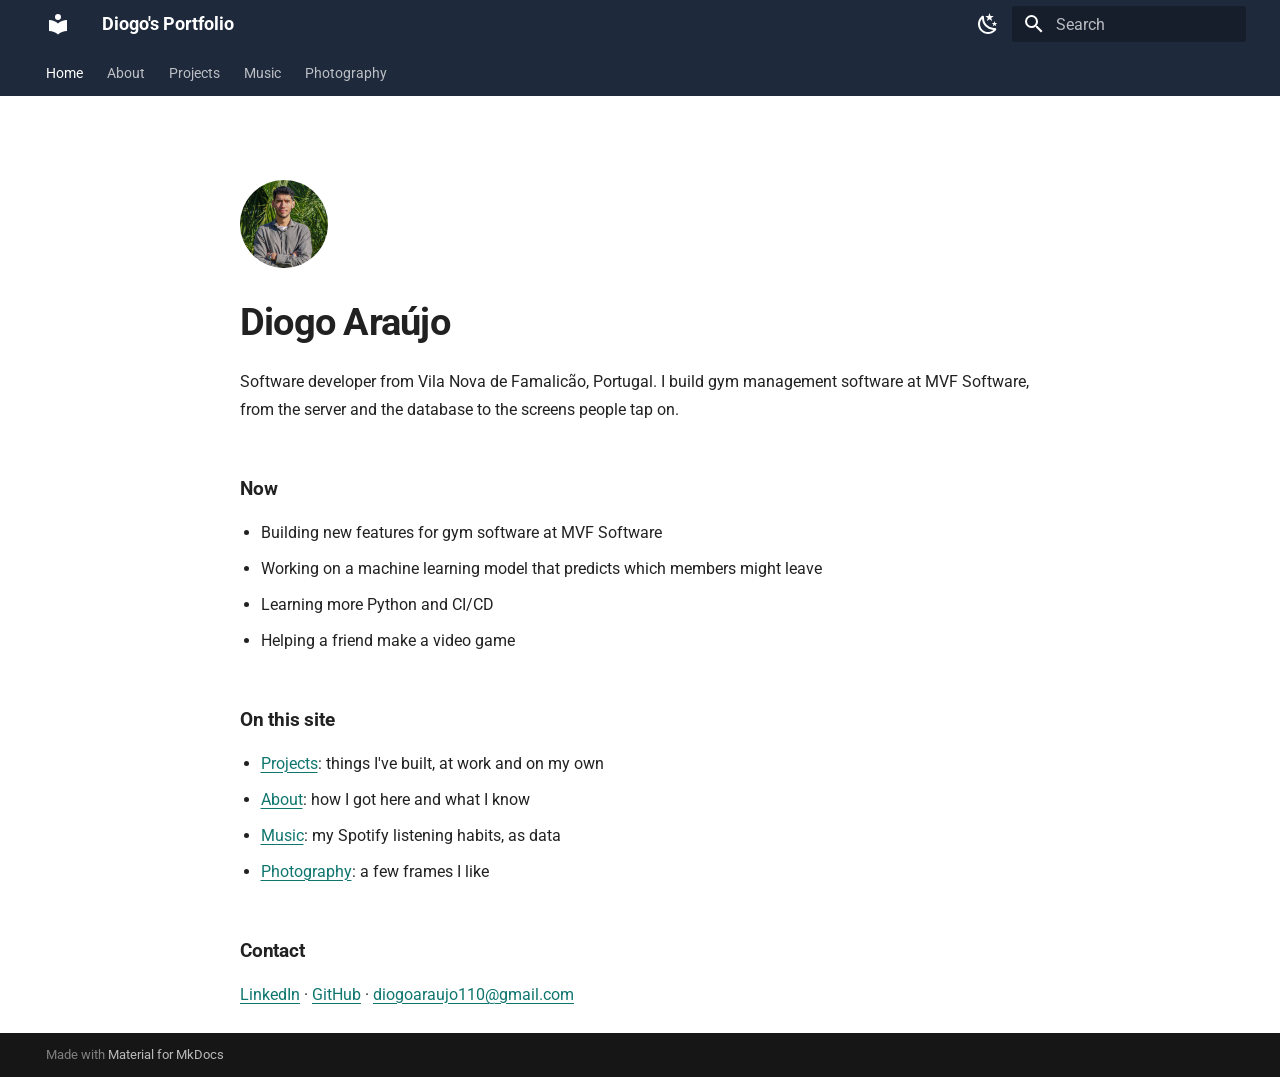
<file: index.html>
<!doctype html>
<html lang="en" class="no-js">
  <head>
    
      <meta charset="utf-8">
      <meta name="viewport" content="width=device-width,initial-scale=1">
      
        <meta name="description" content="Junior developer portfolio">
      
      
      
        <link rel="canonical" href="https://diogo110.github.io/MkDocs/">
      
      
      
        <link rel="next" href="about/">
      
      
        
      
      
      <link rel="icon" href="assets/favicon.png">
      <meta name="generator" content="mkdocs-1.6.1, mkdocs-material-9.7.7">
    
    
      
        <title>Diogo's Portfolio</title>
      
    
    
      <link rel="stylesheet" href="assets/stylesheets/main.ec1eaa64.min.css">
      
        
        <link rel="stylesheet" href="assets/stylesheets/palette.ab4e12ef.min.css">
      
      


    
    
      
    
    
      
        
        
        <link rel="preconnect" href="https://fonts.gstatic.com" crossorigin>
        <link rel="stylesheet" href="https://fonts.googleapis.com/css?family=Roboto:300,300i,400,400i,700,700i%7CRoboto+Mono:400,400i,700,700i&display=fallback">
        <style>:root{--md-text-font:"Roboto";--md-code-font:"Roboto Mono"}</style>
      
    
    
      <link rel="stylesheet" href="css/extra.css">
    
      <link rel="stylesheet" href="css/music.css">
    
    <script>__md_scope=new URL(".",location),__md_hash=e=>[...e].reduce(((e,_)=>(e<<5)-e+_.charCodeAt(0)),0),__md_get=(e,_=localStorage,t=__md_scope)=>JSON.parse(_.getItem(t.pathname+"."+e)),__md_set=(e,_,t=localStorage,a=__md_scope)=>{try{t.setItem(a.pathname+"."+e,JSON.stringify(_))}catch(e){}}</script>
    
      

    
    
  </head>
  
  
    
    
      
    
    
    
    
    <body dir="ltr" data-md-color-scheme="default" data-md-color-primary="custom" data-md-color-accent="custom">
  
    
    <input class="md-toggle" data-md-toggle="drawer" type="checkbox" id="__drawer" autocomplete="off">
    <input class="md-toggle" data-md-toggle="search" type="checkbox" id="__search" autocomplete="off">
    <label class="md-overlay" for="__drawer"></label>
    <div data-md-component="skip">
      
        
        <a href="#diogo-araujo" class="md-skip">
          Skip to content
        </a>
      
    </div>
    <div data-md-component="announce">
      
    </div>
    
    
      

<header class="md-header" data-md-component="header">
  <nav class="md-header__inner md-grid" aria-label="Header">
    <a href="." title="Diogo&#39;s Portfolio" class="md-header__button md-logo" aria-label="Diogo's Portfolio" data-md-component="logo">
      
  
  <svg xmlns="http://www.w3.org/2000/svg" viewBox="0 0 24 24"><path d="M12 8a3 3 0 0 0 3-3 3 3 0 0 0-3-3 3 3 0 0 0-3 3 3 3 0 0 0 3 3m0 3.54C9.64 9.35 6.5 8 3 8v11c3.5 0 6.64 1.35 9 3.54 2.36-2.19 5.5-3.54 9-3.54V8c-3.5 0-6.64 1.35-9 3.54"/></svg>

    </a>
    <label class="md-header__button md-icon" for="__drawer">
      
      <svg xmlns="http://www.w3.org/2000/svg" viewBox="0 0 24 24"><path d="M3 6h18v2H3zm0 5h18v2H3zm0 5h18v2H3z"/></svg>
    </label>
    <div class="md-header__title" data-md-component="header-title">
      <div class="md-header__ellipsis">
        <div class="md-header__topic">
          <span class="md-ellipsis">
            Diogo's Portfolio
          </span>
        </div>
        <div class="md-header__topic" data-md-component="header-topic">
          <span class="md-ellipsis">
            
              Home
            
          </span>
        </div>
      </div>
    </div>
    
      
        <form class="md-header__option" data-md-component="palette">
  
    
    
    
    <input class="md-option" data-md-color-media="" data-md-color-scheme="default" data-md-color-primary="custom" data-md-color-accent="custom"  aria-label="Modo escuro"  type="radio" name="__palette" id="__palette_0">
    
      <label class="md-header__button md-icon" title="Modo escuro" for="__palette_1" hidden>
        <svg xmlns="http://www.w3.org/2000/svg" viewBox="0 0 24 24"><path d="m17.75 4.09-2.53 1.94.91 3.06-2.63-1.81-2.63 1.81.91-3.06-2.53-1.94L12.44 4l1.06-3 1.06 3zm3.5 6.91-1.64 1.25.59 1.98-1.7-1.17-1.7 1.17.59-1.98L15.75 11l2.06-.05L18.5 9l.69 1.95zm-2.28 4.95c.83-.08 1.72 1.1 1.19 1.85-.32.45-.66.87-1.08 1.27C15.17 23 8.84 23 4.94 19.07c-3.91-3.9-3.91-10.24 0-14.14.4-.4.82-.76 1.27-1.08.75-.53 1.93.36 1.85 1.19-.27 2.86.69 5.83 2.89 8.02a9.96 9.96 0 0 0 8.02 2.89m-1.64 2.02a12.08 12.08 0 0 1-7.8-3.47c-2.17-2.19-3.33-5-3.49-7.82-2.81 3.14-2.7 7.96.31 10.98 3.02 3.01 7.84 3.12 10.98.31"/></svg>
      </label>
    
  
    
    
    
    <input class="md-option" data-md-color-media="" data-md-color-scheme="slate" data-md-color-primary="custom" data-md-color-accent="custom"  aria-label="Modo claro"  type="radio" name="__palette" id="__palette_1">
    
      <label class="md-header__button md-icon" title="Modo claro" for="__palette_0" hidden>
        <svg xmlns="http://www.w3.org/2000/svg" viewBox="0 0 24 24"><path d="M12 7a5 5 0 0 1 5 5 5 5 0 0 1-5 5 5 5 0 0 1-5-5 5 5 0 0 1 5-5m0 2a3 3 0 0 0-3 3 3 3 0 0 0 3 3 3 3 0 0 0 3-3 3 3 0 0 0-3-3m0-7 2.39 3.42C13.65 5.15 12.84 5 12 5s-1.65.15-2.39.42zM3.34 7l4.16-.35A7.2 7.2 0 0 0 5.94 8.5c-.44.74-.69 1.5-.83 2.29zm.02 10 1.76-3.77a7.131 7.131 0 0 0 2.38 4.14zM20.65 7l-1.77 3.79a7.02 7.02 0 0 0-2.38-4.15zm-.01 10-4.14.36c.59-.51 1.12-1.14 1.54-1.86.42-.73.69-1.5.83-2.29zM12 22l-2.41-3.44c.74.27 1.55.44 2.41.44.82 0 1.63-.17 2.37-.44z"/></svg>
      </label>
    
  
</form>
      
    
    
      <script>var palette=__md_get("__palette");if(palette&&palette.color){if("(prefers-color-scheme)"===palette.color.media){var media=matchMedia("(prefers-color-scheme: light)"),input=document.querySelector(media.matches?"[data-md-color-media='(prefers-color-scheme: light)']":"[data-md-color-media='(prefers-color-scheme: dark)']");palette.color.media=input.getAttribute("data-md-color-media"),palette.color.scheme=input.getAttribute("data-md-color-scheme"),palette.color.primary=input.getAttribute("data-md-color-primary"),palette.color.accent=input.getAttribute("data-md-color-accent")}for(var[key,value]of Object.entries(palette.color))document.body.setAttribute("data-md-color-"+key,value)}</script>
    
    
    
      
      
        <label class="md-header__button md-icon" for="__search">
          
          <svg xmlns="http://www.w3.org/2000/svg" viewBox="0 0 24 24"><path d="M9.5 3A6.5 6.5 0 0 1 16 9.5c0 1.61-.59 3.09-1.56 4.23l.27.27h.79l5 5-1.5 1.5-5-5v-.79l-.27-.27A6.52 6.52 0 0 1 9.5 16 6.5 6.5 0 0 1 3 9.5 6.5 6.5 0 0 1 9.5 3m0 2C7 5 5 7 5 9.5S7 14 9.5 14 14 12 14 9.5 12 5 9.5 5"/></svg>
        </label>
        <div class="md-search" data-md-component="search" role="dialog">
  <label class="md-search__overlay" for="__search"></label>
  <div class="md-search__inner" role="search">
    <form class="md-search__form" name="search">
      <input type="text" class="md-search__input" name="query" aria-label="Search" placeholder="Search" autocapitalize="off" autocorrect="off" autocomplete="off" spellcheck="false" data-md-component="search-query" required>
      <label class="md-search__icon md-icon" for="__search">
        
        <svg xmlns="http://www.w3.org/2000/svg" viewBox="0 0 24 24"><path d="M9.5 3A6.5 6.5 0 0 1 16 9.5c0 1.61-.59 3.09-1.56 4.23l.27.27h.79l5 5-1.5 1.5-5-5v-.79l-.27-.27A6.52 6.52 0 0 1 9.5 16 6.5 6.5 0 0 1 3 9.5 6.5 6.5 0 0 1 9.5 3m0 2C7 5 5 7 5 9.5S7 14 9.5 14 14 12 14 9.5 12 5 9.5 5"/></svg>
        
        <svg xmlns="http://www.w3.org/2000/svg" viewBox="0 0 24 24"><path d="M20 11v2H8l5.5 5.5-1.42 1.42L4.16 12l7.92-7.92L13.5 5.5 8 11z"/></svg>
      </label>
      <nav class="md-search__options" aria-label="Search">
        
        <button type="reset" class="md-search__icon md-icon" title="Clear" aria-label="Clear" tabindex="-1">
          
          <svg xmlns="http://www.w3.org/2000/svg" viewBox="0 0 24 24"><path d="M19 6.41 17.59 5 12 10.59 6.41 5 5 6.41 10.59 12 5 17.59 6.41 19 12 13.41 17.59 19 19 17.59 13.41 12z"/></svg>
        </button>
      </nav>
      
    </form>
    <div class="md-search__output">
      <div class="md-search__scrollwrap" tabindex="0" data-md-scrollfix>
        <div class="md-search-result" data-md-component="search-result">
          <div class="md-search-result__meta">
            Initializing search
          </div>
          <ol class="md-search-result__list" role="presentation"></ol>
        </div>
      </div>
    </div>
  </div>
</div>
      
    
    
  </nav>
  
</header>
    
    <div class="md-container" data-md-component="container">
      
      
        
          
            
<nav class="md-tabs" aria-label="Tabs" data-md-component="tabs">
  <div class="md-grid">
    <ul class="md-tabs__list">
      
        
  
  
  
    
  
  
    <li class="md-tabs__item md-tabs__item--active">
      <a href="." class="md-tabs__link">
        
  
  
    
  
  Home

      </a>
    </li>
  

      
        
  
  
  
  
    <li class="md-tabs__item">
      <a href="about/" class="md-tabs__link">
        
  
  
    
  
  About

      </a>
    </li>
  

      
        
  
  
  
  
    <li class="md-tabs__item">
      <a href="projects/" class="md-tabs__link">
        
  
  
    
  
  Projects

      </a>
    </li>
  

      
        
  
  
  
  
    <li class="md-tabs__item">
      <a href="music/" class="md-tabs__link">
        
  
  
    
  
  Music

      </a>
    </li>
  

      
        
  
  
  
  
    <li class="md-tabs__item">
      <a href="photography/" class="md-tabs__link">
        
  
  
    
  
  Photography

      </a>
    </li>
  

      
    </ul>
  </div>
</nav>
          
        
      
      <main class="md-main" data-md-component="main">
        <div class="md-main__inner md-grid">
          
            
              
                
              
              <div class="md-sidebar md-sidebar--primary" data-md-component="sidebar" data-md-type="navigation" hidden>
                <div class="md-sidebar__scrollwrap">
                  <div class="md-sidebar__inner">
                    


  


<nav class="md-nav md-nav--primary md-nav--lifted" aria-label="Navigation" data-md-level="0">
  <label class="md-nav__title" for="__drawer">
    <a href="." title="Diogo&#39;s Portfolio" class="md-nav__button md-logo" aria-label="Diogo's Portfolio" data-md-component="logo">
      
  
  <svg xmlns="http://www.w3.org/2000/svg" viewBox="0 0 24 24"><path d="M12 8a3 3 0 0 0 3-3 3 3 0 0 0-3-3 3 3 0 0 0-3 3 3 3 0 0 0 3 3m0 3.54C9.64 9.35 6.5 8 3 8v11c3.5 0 6.64 1.35 9 3.54 2.36-2.19 5.5-3.54 9-3.54V8c-3.5 0-6.64 1.35-9 3.54"/></svg>

    </a>
    Diogo's Portfolio
  </label>
  
  <ul class="md-nav__list" data-md-scrollfix>
    
      
      
  
  
    
  
  
  
    <li class="md-nav__item md-nav__item--active">
      
      <input class="md-nav__toggle md-toggle" type="checkbox" id="__toc">
      
      
        
      
      
        <label class="md-nav__link md-nav__link--active" for="__toc">
          
  
  
  <span class="md-ellipsis">
    
  
    Home
  

    
  </span>
  
  

          <span class="md-nav__icon md-icon"></span>
        </label>
      
      <a href="." class="md-nav__link md-nav__link--active">
        
  
  
  <span class="md-ellipsis">
    
  
    Home
  

    
  </span>
  
  

      </a>
      
        

<nav class="md-nav md-nav--secondary" aria-label="Table of contents">
  
  
  
    
  
  
    <label class="md-nav__title" for="__toc">
      <span class="md-nav__icon md-icon"></span>
      Table of contents
    </label>
    <ul class="md-nav__list" data-md-component="toc" data-md-scrollfix>
      
        <li class="md-nav__item">
  <a href="#now" class="md-nav__link">
    <span class="md-ellipsis">
      
        Now
      
    </span>
  </a>
  
</li>
      
        <li class="md-nav__item">
  <a href="#on-this-site" class="md-nav__link">
    <span class="md-ellipsis">
      
        On this site
      
    </span>
  </a>
  
</li>
      
        <li class="md-nav__item">
  <a href="#contact" class="md-nav__link">
    <span class="md-ellipsis">
      
        Contact
      
    </span>
  </a>
  
</li>
      
    </ul>
  
</nav>
      
    </li>
  

    
      
      
  
  
  
  
    <li class="md-nav__item">
      <a href="about/" class="md-nav__link">
        
  
  
  <span class="md-ellipsis">
    
  
    About
  

    
  </span>
  
  

      </a>
    </li>
  

    
      
      
  
  
  
  
    <li class="md-nav__item">
      <a href="projects/" class="md-nav__link">
        
  
  
  <span class="md-ellipsis">
    
  
    Projects
  

    
  </span>
  
  

      </a>
    </li>
  

    
      
      
  
  
  
  
    <li class="md-nav__item">
      <a href="music/" class="md-nav__link">
        
  
  
  <span class="md-ellipsis">
    
  
    Music
  

    
  </span>
  
  

      </a>
    </li>
  

    
      
      
  
  
  
  
    <li class="md-nav__item">
      <a href="photography/" class="md-nav__link">
        
  
  
  <span class="md-ellipsis">
    
  
    Photography
  

    
  </span>
  
  

      </a>
    </li>
  

    
  </ul>
</nav>
                  </div>
                </div>
              </div>
            
            
              
                
              
              <div class="md-sidebar md-sidebar--secondary" data-md-component="sidebar" data-md-type="toc" hidden>
                <div class="md-sidebar__scrollwrap">
                  <div class="md-sidebar__inner">
                    

<nav class="md-nav md-nav--secondary" aria-label="Table of contents">
  
  
  
    
  
  
    <label class="md-nav__title" for="__toc">
      <span class="md-nav__icon md-icon"></span>
      Table of contents
    </label>
    <ul class="md-nav__list" data-md-component="toc" data-md-scrollfix>
      
        <li class="md-nav__item">
  <a href="#now" class="md-nav__link">
    <span class="md-ellipsis">
      
        Now
      
    </span>
  </a>
  
</li>
      
        <li class="md-nav__item">
  <a href="#on-this-site" class="md-nav__link">
    <span class="md-ellipsis">
      
        On this site
      
    </span>
  </a>
  
</li>
      
        <li class="md-nav__item">
  <a href="#contact" class="md-nav__link">
    <span class="md-ellipsis">
      
        Contact
      
    </span>
  </a>
  
</li>
      
    </ul>
  
</nav>
                  </div>
                </div>
              </div>
            
          
          
            <div class="md-content" data-md-component="content">
              
              <article class="md-content__inner md-typeset">
                
                  
  




<p><img class="avatar" src="assets/photos/me-small.jpg" alt="Diogo Araújo"></p>
<h1 id="diogo-araujo">Diogo Araújo</h1>
<p>Software developer from Vila Nova de Famalicão, Portugal. I build gym management software at MVF Software, from the server and the database to the screens people tap on.</p>
<h2 id="now">Now</h2>
<ul>
<li>Building new features for gym software at MVF Software</li>
<li>Working on a machine learning model that predicts which members might leave</li>
<li>Learning more Python and CI/CD</li>
<li>Helping a friend make a video game</li>
</ul>
<h2 id="on-this-site">On this site</h2>
<ul>
<li><a href="projects/">Projects</a>: things I've built, at work and on my own</li>
<li><a href="about/">About</a>: how I got here and what I know</li>
<li><a href="music/">Music</a>: my Spotify listening habits, as data</li>
<li><a href="photography/">Photography</a>: a few frames I like</li>
</ul>
<h2 id="contact">Contact</h2>
<p><a href="https://www.linkedin.com/in/diogo-araújo-414616341/">LinkedIn</a> · <a href="https://github.com/Diogo110">GitHub</a> · <a href="mailto:diogoaraujo110@gmail.com">diogoaraujo110@gmail.com</a></p>







  
  




  



                
              </article>
            </div>
          
          
<script>var target=document.getElementById(location.hash.slice(1));target&&target.name&&(target.checked=target.name.startsWith("__tabbed_"))</script>
        </div>
        
          <button type="button" class="md-top md-icon" data-md-component="top" hidden>
  
  <svg xmlns="http://www.w3.org/2000/svg" viewBox="0 0 24 24"><path d="M13 20h-2V8l-5.5 5.5-1.42-1.42L12 4.16l7.92 7.92-1.42 1.42L13 8z"/></svg>
  Back to top
</button>
        
      </main>
      
        <footer class="md-footer">
  
  <div class="md-footer-meta md-typeset">
    <div class="md-footer-meta__inner md-grid">
      <div class="md-copyright">
  
  
    Made with
    <a href="https://squidfunk.github.io/mkdocs-material/" target="_blank" rel="noopener">
      Material for MkDocs
    </a>
  
</div>
      
    </div>
  </div>
</footer>
      
    </div>
    <div class="md-dialog" data-md-component="dialog">
      <div class="md-dialog__inner md-typeset"></div>
    </div>
    
    
    
      
      
      <script id="__config" type="application/json">{"annotate": null, "base": ".", "features": ["navigation.tabs", "navigation.top", "content.code.copy"], "search": "assets/javascripts/workers/search.2c215733.min.js", "tags": null, "translations": {"clipboard.copied": "Copied to clipboard", "clipboard.copy": "Copy to clipboard", "search.result.more.one": "1 more on this page", "search.result.more.other": "# more on this page", "search.result.none": "No matching documents", "search.result.one": "1 matching document", "search.result.other": "# matching documents", "search.result.placeholder": "Type to start searching", "search.result.term.missing": "Missing", "select.version": "Select version"}, "version": null}</script>
    
    
      <script src="assets/javascripts/bundle.d7400e89.min.js"></script>
      
        <script src="js/extra.js"></script>
      
        <script src="js/spotify.js"></script>
      
        <script src="js/gallery.js"></script>
      
    
  </body>
</html>
</file>
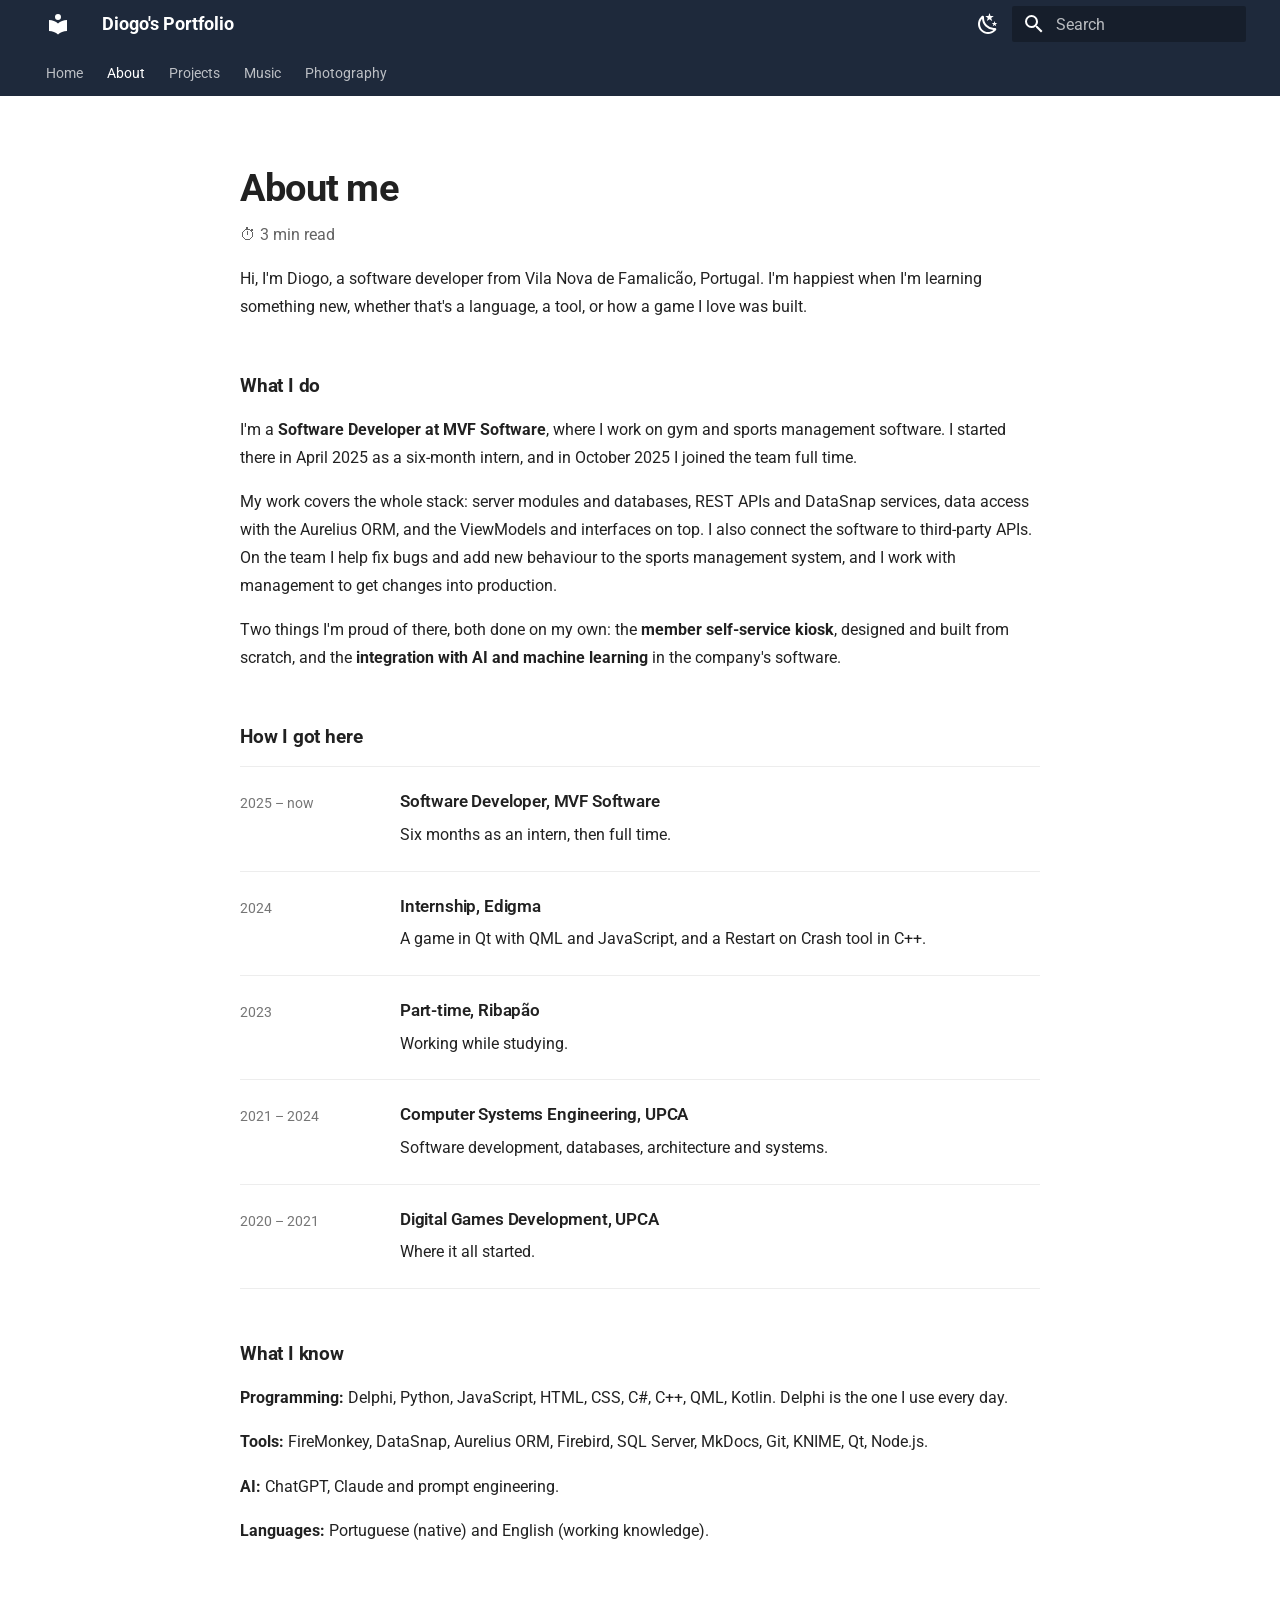
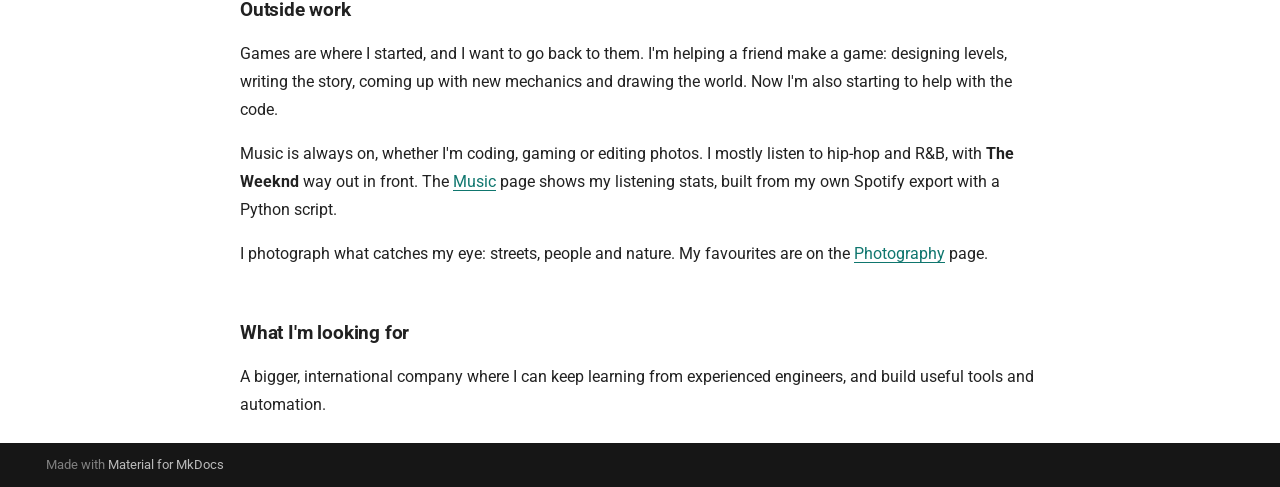
<file: about/index.html>
<!doctype html>
<html lang="en" class="no-js">
  <head>
    
      <meta charset="utf-8">
      <meta name="viewport" content="width=device-width,initial-scale=1">
      
        <meta name="description" content="Junior developer portfolio">
      
      
      
        <link rel="canonical" href="https://diogo110.github.io/MkDocs/about/">
      
      
        <link rel="prev" href="..">
      
      
        <link rel="next" href="../projects/">
      
      
        
      
      
      <link rel="icon" href="../assets/favicon.png">
      <meta name="generator" content="mkdocs-1.6.1, mkdocs-material-9.7.7">
    
    
      
        <title>About - Diogo's Portfolio</title>
      
    
    
      <link rel="stylesheet" href="../assets/stylesheets/main.ec1eaa64.min.css">
      
        
        <link rel="stylesheet" href="../assets/stylesheets/palette.ab4e12ef.min.css">
      
      


    
    
      
    
    
      
        
        
        <link rel="preconnect" href="https://fonts.gstatic.com" crossorigin>
        <link rel="stylesheet" href="https://fonts.googleapis.com/css?family=Roboto:300,300i,400,400i,700,700i%7CRoboto+Mono:400,400i,700,700i&display=fallback">
        <style>:root{--md-text-font:"Roboto";--md-code-font:"Roboto Mono"}</style>
      
    
    
      <link rel="stylesheet" href="../css/extra.css">
    
      <link rel="stylesheet" href="../css/music.css">
    
    <script>__md_scope=new URL("..",location),__md_hash=e=>[...e].reduce(((e,_)=>(e<<5)-e+_.charCodeAt(0)),0),__md_get=(e,_=localStorage,t=__md_scope)=>JSON.parse(_.getItem(t.pathname+"."+e)),__md_set=(e,_,t=localStorage,a=__md_scope)=>{try{t.setItem(a.pathname+"."+e,JSON.stringify(_))}catch(e){}}</script>
    
      

    
    
  </head>
  
  
    
    
      
    
    
    
    
    <body dir="ltr" data-md-color-scheme="default" data-md-color-primary="custom" data-md-color-accent="custom">
  
    
    <input class="md-toggle" data-md-toggle="drawer" type="checkbox" id="__drawer" autocomplete="off">
    <input class="md-toggle" data-md-toggle="search" type="checkbox" id="__search" autocomplete="off">
    <label class="md-overlay" for="__drawer"></label>
    <div data-md-component="skip">
      
        
        <a href="#about-me" class="md-skip">
          Skip to content
        </a>
      
    </div>
    <div data-md-component="announce">
      
    </div>
    
    
      

<header class="md-header" data-md-component="header">
  <nav class="md-header__inner md-grid" aria-label="Header">
    <a href=".." title="Diogo&#39;s Portfolio" class="md-header__button md-logo" aria-label="Diogo's Portfolio" data-md-component="logo">
      
  
  <svg xmlns="http://www.w3.org/2000/svg" viewBox="0 0 24 24"><path d="M12 8a3 3 0 0 0 3-3 3 3 0 0 0-3-3 3 3 0 0 0-3 3 3 3 0 0 0 3 3m0 3.54C9.64 9.35 6.5 8 3 8v11c3.5 0 6.64 1.35 9 3.54 2.36-2.19 5.5-3.54 9-3.54V8c-3.5 0-6.64 1.35-9 3.54"/></svg>

    </a>
    <label class="md-header__button md-icon" for="__drawer">
      
      <svg xmlns="http://www.w3.org/2000/svg" viewBox="0 0 24 24"><path d="M3 6h18v2H3zm0 5h18v2H3zm0 5h18v2H3z"/></svg>
    </label>
    <div class="md-header__title" data-md-component="header-title">
      <div class="md-header__ellipsis">
        <div class="md-header__topic">
          <span class="md-ellipsis">
            Diogo's Portfolio
          </span>
        </div>
        <div class="md-header__topic" data-md-component="header-topic">
          <span class="md-ellipsis">
            
              About
            
          </span>
        </div>
      </div>
    </div>
    
      
        <form class="md-header__option" data-md-component="palette">
  
    
    
    
    <input class="md-option" data-md-color-media="" data-md-color-scheme="default" data-md-color-primary="custom" data-md-color-accent="custom"  aria-label="Modo escuro"  type="radio" name="__palette" id="__palette_0">
    
      <label class="md-header__button md-icon" title="Modo escuro" for="__palette_1" hidden>
        <svg xmlns="http://www.w3.org/2000/svg" viewBox="0 0 24 24"><path d="m17.75 4.09-2.53 1.94.91 3.06-2.63-1.81-2.63 1.81.91-3.06-2.53-1.94L12.44 4l1.06-3 1.06 3zm3.5 6.91-1.64 1.25.59 1.98-1.7-1.17-1.7 1.17.59-1.98L15.75 11l2.06-.05L18.5 9l.69 1.95zm-2.28 4.95c.83-.08 1.72 1.1 1.19 1.85-.32.45-.66.87-1.08 1.27C15.17 23 8.84 23 4.94 19.07c-3.91-3.9-3.91-10.24 0-14.14.4-.4.82-.76 1.27-1.08.75-.53 1.93.36 1.85 1.19-.27 2.86.69 5.83 2.89 8.02a9.96 9.96 0 0 0 8.02 2.89m-1.64 2.02a12.08 12.08 0 0 1-7.8-3.47c-2.17-2.19-3.33-5-3.49-7.82-2.81 3.14-2.7 7.96.31 10.98 3.02 3.01 7.84 3.12 10.98.31"/></svg>
      </label>
    
  
    
    
    
    <input class="md-option" data-md-color-media="" data-md-color-scheme="slate" data-md-color-primary="custom" data-md-color-accent="custom"  aria-label="Modo claro"  type="radio" name="__palette" id="__palette_1">
    
      <label class="md-header__button md-icon" title="Modo claro" for="__palette_0" hidden>
        <svg xmlns="http://www.w3.org/2000/svg" viewBox="0 0 24 24"><path d="M12 7a5 5 0 0 1 5 5 5 5 0 0 1-5 5 5 5 0 0 1-5-5 5 5 0 0 1 5-5m0 2a3 3 0 0 0-3 3 3 3 0 0 0 3 3 3 3 0 0 0 3-3 3 3 0 0 0-3-3m0-7 2.39 3.42C13.65 5.15 12.84 5 12 5s-1.65.15-2.39.42zM3.34 7l4.16-.35A7.2 7.2 0 0 0 5.94 8.5c-.44.74-.69 1.5-.83 2.29zm.02 10 1.76-3.77a7.131 7.131 0 0 0 2.38 4.14zM20.65 7l-1.77 3.79a7.02 7.02 0 0 0-2.38-4.15zm-.01 10-4.14.36c.59-.51 1.12-1.14 1.54-1.86.42-.73.69-1.5.83-2.29zM12 22l-2.41-3.44c.74.27 1.55.44 2.41.44.82 0 1.63-.17 2.37-.44z"/></svg>
      </label>
    
  
</form>
      
    
    
      <script>var palette=__md_get("__palette");if(palette&&palette.color){if("(prefers-color-scheme)"===palette.color.media){var media=matchMedia("(prefers-color-scheme: light)"),input=document.querySelector(media.matches?"[data-md-color-media='(prefers-color-scheme: light)']":"[data-md-color-media='(prefers-color-scheme: dark)']");palette.color.media=input.getAttribute("data-md-color-media"),palette.color.scheme=input.getAttribute("data-md-color-scheme"),palette.color.primary=input.getAttribute("data-md-color-primary"),palette.color.accent=input.getAttribute("data-md-color-accent")}for(var[key,value]of Object.entries(palette.color))document.body.setAttribute("data-md-color-"+key,value)}</script>
    
    
    
      
      
        <label class="md-header__button md-icon" for="__search">
          
          <svg xmlns="http://www.w3.org/2000/svg" viewBox="0 0 24 24"><path d="M9.5 3A6.5 6.5 0 0 1 16 9.5c0 1.61-.59 3.09-1.56 4.23l.27.27h.79l5 5-1.5 1.5-5-5v-.79l-.27-.27A6.52 6.52 0 0 1 9.5 16 6.5 6.5 0 0 1 3 9.5 6.5 6.5 0 0 1 9.5 3m0 2C7 5 5 7 5 9.5S7 14 9.5 14 14 12 14 9.5 12 5 9.5 5"/></svg>
        </label>
        <div class="md-search" data-md-component="search" role="dialog">
  <label class="md-search__overlay" for="__search"></label>
  <div class="md-search__inner" role="search">
    <form class="md-search__form" name="search">
      <input type="text" class="md-search__input" name="query" aria-label="Search" placeholder="Search" autocapitalize="off" autocorrect="off" autocomplete="off" spellcheck="false" data-md-component="search-query" required>
      <label class="md-search__icon md-icon" for="__search">
        
        <svg xmlns="http://www.w3.org/2000/svg" viewBox="0 0 24 24"><path d="M9.5 3A6.5 6.5 0 0 1 16 9.5c0 1.61-.59 3.09-1.56 4.23l.27.27h.79l5 5-1.5 1.5-5-5v-.79l-.27-.27A6.52 6.52 0 0 1 9.5 16 6.5 6.5 0 0 1 3 9.5 6.5 6.5 0 0 1 9.5 3m0 2C7 5 5 7 5 9.5S7 14 9.5 14 14 12 14 9.5 12 5 9.5 5"/></svg>
        
        <svg xmlns="http://www.w3.org/2000/svg" viewBox="0 0 24 24"><path d="M20 11v2H8l5.5 5.5-1.42 1.42L4.16 12l7.92-7.92L13.5 5.5 8 11z"/></svg>
      </label>
      <nav class="md-search__options" aria-label="Search">
        
        <button type="reset" class="md-search__icon md-icon" title="Clear" aria-label="Clear" tabindex="-1">
          
          <svg xmlns="http://www.w3.org/2000/svg" viewBox="0 0 24 24"><path d="M19 6.41 17.59 5 12 10.59 6.41 5 5 6.41 10.59 12 5 17.59 6.41 19 12 13.41 17.59 19 19 17.59 13.41 12z"/></svg>
        </button>
      </nav>
      
    </form>
    <div class="md-search__output">
      <div class="md-search__scrollwrap" tabindex="0" data-md-scrollfix>
        <div class="md-search-result" data-md-component="search-result">
          <div class="md-search-result__meta">
            Initializing search
          </div>
          <ol class="md-search-result__list" role="presentation"></ol>
        </div>
      </div>
    </div>
  </div>
</div>
      
    
    
  </nav>
  
</header>
    
    <div class="md-container" data-md-component="container">
      
      
        
          
            
<nav class="md-tabs" aria-label="Tabs" data-md-component="tabs">
  <div class="md-grid">
    <ul class="md-tabs__list">
      
        
  
  
  
  
    <li class="md-tabs__item">
      <a href=".." class="md-tabs__link">
        
  
  
    
  
  Home

      </a>
    </li>
  

      
        
  
  
  
    
  
  
    <li class="md-tabs__item md-tabs__item--active">
      <a href="./" class="md-tabs__link">
        
  
  
    
  
  About

      </a>
    </li>
  

      
        
  
  
  
  
    <li class="md-tabs__item">
      <a href="../projects/" class="md-tabs__link">
        
  
  
    
  
  Projects

      </a>
    </li>
  

      
        
  
  
  
  
    <li class="md-tabs__item">
      <a href="../music/" class="md-tabs__link">
        
  
  
    
  
  Music

      </a>
    </li>
  

      
        
  
  
  
  
    <li class="md-tabs__item">
      <a href="../photography/" class="md-tabs__link">
        
  
  
    
  
  Photography

      </a>
    </li>
  

      
    </ul>
  </div>
</nav>
          
        
      
      <main class="md-main" data-md-component="main">
        <div class="md-main__inner md-grid">
          
            
              
                
              
              <div class="md-sidebar md-sidebar--primary" data-md-component="sidebar" data-md-type="navigation" hidden>
                <div class="md-sidebar__scrollwrap">
                  <div class="md-sidebar__inner">
                    


  


<nav class="md-nav md-nav--primary md-nav--lifted" aria-label="Navigation" data-md-level="0">
  <label class="md-nav__title" for="__drawer">
    <a href=".." title="Diogo&#39;s Portfolio" class="md-nav__button md-logo" aria-label="Diogo's Portfolio" data-md-component="logo">
      
  
  <svg xmlns="http://www.w3.org/2000/svg" viewBox="0 0 24 24"><path d="M12 8a3 3 0 0 0 3-3 3 3 0 0 0-3-3 3 3 0 0 0-3 3 3 3 0 0 0 3 3m0 3.54C9.64 9.35 6.5 8 3 8v11c3.5 0 6.64 1.35 9 3.54 2.36-2.19 5.5-3.54 9-3.54V8c-3.5 0-6.64 1.35-9 3.54"/></svg>

    </a>
    Diogo's Portfolio
  </label>
  
  <ul class="md-nav__list" data-md-scrollfix>
    
      
      
  
  
  
  
    <li class="md-nav__item">
      <a href=".." class="md-nav__link">
        
  
  
  <span class="md-ellipsis">
    
  
    Home
  

    
  </span>
  
  

      </a>
    </li>
  

    
      
      
  
  
    
  
  
  
    <li class="md-nav__item md-nav__item--active">
      
      <input class="md-nav__toggle md-toggle" type="checkbox" id="__toc">
      
      
        
      
      
        <label class="md-nav__link md-nav__link--active" for="__toc">
          
  
  
  <span class="md-ellipsis">
    
  
    About
  

    
  </span>
  
  

          <span class="md-nav__icon md-icon"></span>
        </label>
      
      <a href="./" class="md-nav__link md-nav__link--active">
        
  
  
  <span class="md-ellipsis">
    
  
    About
  

    
  </span>
  
  

      </a>
      
        

<nav class="md-nav md-nav--secondary" aria-label="Table of contents">
  
  
  
    
  
  
    <label class="md-nav__title" for="__toc">
      <span class="md-nav__icon md-icon"></span>
      Table of contents
    </label>
    <ul class="md-nav__list" data-md-component="toc" data-md-scrollfix>
      
        <li class="md-nav__item">
  <a href="#what-i-do" class="md-nav__link">
    <span class="md-ellipsis">
      
        What I do
      
    </span>
  </a>
  
</li>
      
        <li class="md-nav__item">
  <a href="#how-i-got-here" class="md-nav__link">
    <span class="md-ellipsis">
      
        How I got here
      
    </span>
  </a>
  
</li>
      
        <li class="md-nav__item">
  <a href="#what-i-know" class="md-nav__link">
    <span class="md-ellipsis">
      
        What I know
      
    </span>
  </a>
  
</li>
      
        <li class="md-nav__item">
  <a href="#outside-work" class="md-nav__link">
    <span class="md-ellipsis">
      
        Outside work
      
    </span>
  </a>
  
</li>
      
        <li class="md-nav__item">
  <a href="#what-im-looking-for" class="md-nav__link">
    <span class="md-ellipsis">
      
        What I'm looking for
      
    </span>
  </a>
  
</li>
      
    </ul>
  
</nav>
      
    </li>
  

    
      
      
  
  
  
  
    <li class="md-nav__item">
      <a href="../projects/" class="md-nav__link">
        
  
  
  <span class="md-ellipsis">
    
  
    Projects
  

    
  </span>
  
  

      </a>
    </li>
  

    
      
      
  
  
  
  
    <li class="md-nav__item">
      <a href="../music/" class="md-nav__link">
        
  
  
  <span class="md-ellipsis">
    
  
    Music
  

    
  </span>
  
  

      </a>
    </li>
  

    
      
      
  
  
  
  
    <li class="md-nav__item">
      <a href="../photography/" class="md-nav__link">
        
  
  
  <span class="md-ellipsis">
    
  
    Photography
  

    
  </span>
  
  

      </a>
    </li>
  

    
  </ul>
</nav>
                  </div>
                </div>
              </div>
            
            
              
                
              
              <div class="md-sidebar md-sidebar--secondary" data-md-component="sidebar" data-md-type="toc" hidden>
                <div class="md-sidebar__scrollwrap">
                  <div class="md-sidebar__inner">
                    

<nav class="md-nav md-nav--secondary" aria-label="Table of contents">
  
  
  
    
  
  
    <label class="md-nav__title" for="__toc">
      <span class="md-nav__icon md-icon"></span>
      Table of contents
    </label>
    <ul class="md-nav__list" data-md-component="toc" data-md-scrollfix>
      
        <li class="md-nav__item">
  <a href="#what-i-do" class="md-nav__link">
    <span class="md-ellipsis">
      
        What I do
      
    </span>
  </a>
  
</li>
      
        <li class="md-nav__item">
  <a href="#how-i-got-here" class="md-nav__link">
    <span class="md-ellipsis">
      
        How I got here
      
    </span>
  </a>
  
</li>
      
        <li class="md-nav__item">
  <a href="#what-i-know" class="md-nav__link">
    <span class="md-ellipsis">
      
        What I know
      
    </span>
  </a>
  
</li>
      
        <li class="md-nav__item">
  <a href="#outside-work" class="md-nav__link">
    <span class="md-ellipsis">
      
        Outside work
      
    </span>
  </a>
  
</li>
      
        <li class="md-nav__item">
  <a href="#what-im-looking-for" class="md-nav__link">
    <span class="md-ellipsis">
      
        What I'm looking for
      
    </span>
  </a>
  
</li>
      
    </ul>
  
</nav>
                  </div>
                </div>
              </div>
            
          
          
            <div class="md-content" data-md-component="content">
              
              <article class="md-content__inner md-typeset">
                
                  
  




<h1 id="about-me">About me</h1>
<p class="reading-time" style="opacity: 0.7; font-size: 0.8rem; margin-top: -0.6rem;">⏱ 3 min read</p>

<p>Hi, I'm Diogo, a software developer from Vila Nova de Famalicão, Portugal. I'm
happiest when I'm learning something new, whether that's a language, a tool, or
how a game I love was built.</p>
<h2 id="what-i-do">What I do</h2>
<p>I'm a <strong>Software Developer at MVF Software</strong>, where I work on gym and sports
management software. I started there in April 2025 as a six-month intern, and
in October 2025 I joined the team full time.</p>
<p>My work covers the whole stack: server modules and databases, REST APIs and
DataSnap services, data access with the Aurelius ORM, and the ViewModels and
interfaces on top. I also connect the software to third-party APIs. On the
team I help fix bugs and add new behaviour to the sports management system, and
I work with management to get changes into production.</p>
<p>Two things I'm proud of there, both done on my own: the <strong>member self-service
kiosk</strong>, designed and built from scratch, and the <strong>integration with AI and
machine learning</strong> in the company's software.</p>
<h2 id="how-i-got-here">How I got here</h2>
<div class="rows">
  <div class="row">
    <span class="row__when">2025 – now</span>
    <div><h3>Software Developer, MVF Software</h3><p>Six months as an intern, then full time.</p></div>
  </div>
  <div class="row">
    <span class="row__when">2024</span>
    <div><h3>Internship, Edigma</h3><p>A game in Qt with QML and JavaScript, and a Restart on Crash tool in C++.</p></div>
  </div>
  <div class="row">
    <span class="row__when">2023</span>
    <div><h3>Part-time, Ribapão</h3><p>Working while studying.</p></div>
  </div>
  <div class="row">
    <span class="row__when">2021 – 2024</span>
    <div><h3>Computer Systems Engineering, UPCA</h3><p>Software development, databases, architecture and systems.</p></div>
  </div>
  <div class="row">
    <span class="row__when">2020 – 2021</span>
    <div><h3>Digital Games Development, UPCA</h3><p>Where it all started.</p></div>
  </div>
</div>

<h2 id="what-i-know">What I know</h2>
<p><strong>Programming:</strong> Delphi, Python, JavaScript, HTML, CSS, C#, C++, QML, Kotlin.
Delphi is the one I use every day.</p>
<p><strong>Tools:</strong> FireMonkey, DataSnap, Aurelius ORM, Firebird, SQL Server, MkDocs,
Git, KNIME, Qt, Node.js.</p>
<p><strong>AI:</strong> ChatGPT, Claude and prompt engineering.</p>
<p><strong>Languages:</strong> Portuguese (native) and English (working knowledge).</p>
<h2 id="outside-work">Outside work</h2>
<p>Games are where I started, and I want to go back to them. I'm helping a friend
make a game: designing levels, writing the story, coming up with new mechanics
and drawing the world. Now I'm also starting to help with the code.</p>
<p>Music is always on, whether I'm coding, gaming or editing photos. I mostly
listen to hip-hop and R&amp;B, with <strong>The Weeknd</strong> way out in front. The
<a href="../music/">Music</a> page shows my listening stats, built from my own Spotify
export with a Python script.</p>
<p>I photograph what catches my eye: streets, people and nature. My favourites are
on the <a href="../photography/">Photography</a> page.</p>
<h2 id="what-im-looking-for">What I'm looking for</h2>
<p>A bigger, international company where I can keep learning from experienced
engineers, and build useful tools and automation.</p>







  
  




  



                
              </article>
            </div>
          
          
<script>var target=document.getElementById(location.hash.slice(1));target&&target.name&&(target.checked=target.name.startsWith("__tabbed_"))</script>
        </div>
        
          <button type="button" class="md-top md-icon" data-md-component="top" hidden>
  
  <svg xmlns="http://www.w3.org/2000/svg" viewBox="0 0 24 24"><path d="M13 20h-2V8l-5.5 5.5-1.42-1.42L12 4.16l7.92 7.92-1.42 1.42L13 8z"/></svg>
  Back to top
</button>
        
      </main>
      
        <footer class="md-footer">
  
  <div class="md-footer-meta md-typeset">
    <div class="md-footer-meta__inner md-grid">
      <div class="md-copyright">
  
  
    Made with
    <a href="https://squidfunk.github.io/mkdocs-material/" target="_blank" rel="noopener">
      Material for MkDocs
    </a>
  
</div>
      
    </div>
  </div>
</footer>
      
    </div>
    <div class="md-dialog" data-md-component="dialog">
      <div class="md-dialog__inner md-typeset"></div>
    </div>
    
    
    
      
      
      <script id="__config" type="application/json">{"annotate": null, "base": "..", "features": ["navigation.tabs", "navigation.top", "content.code.copy"], "search": "../assets/javascripts/workers/search.2c215733.min.js", "tags": null, "translations": {"clipboard.copied": "Copied to clipboard", "clipboard.copy": "Copy to clipboard", "search.result.more.one": "1 more on this page", "search.result.more.other": "# more on this page", "search.result.none": "No matching documents", "search.result.one": "1 matching document", "search.result.other": "# matching documents", "search.result.placeholder": "Type to start searching", "search.result.term.missing": "Missing", "select.version": "Select version"}, "version": null}</script>
    
    
      <script src="../assets/javascripts/bundle.d7400e89.min.js"></script>
      
        <script src="../js/extra.js"></script>
      
        <script src="../js/spotify.js"></script>
      
        <script src="../js/gallery.js"></script>
      
    
  </body>
</html>
</file>
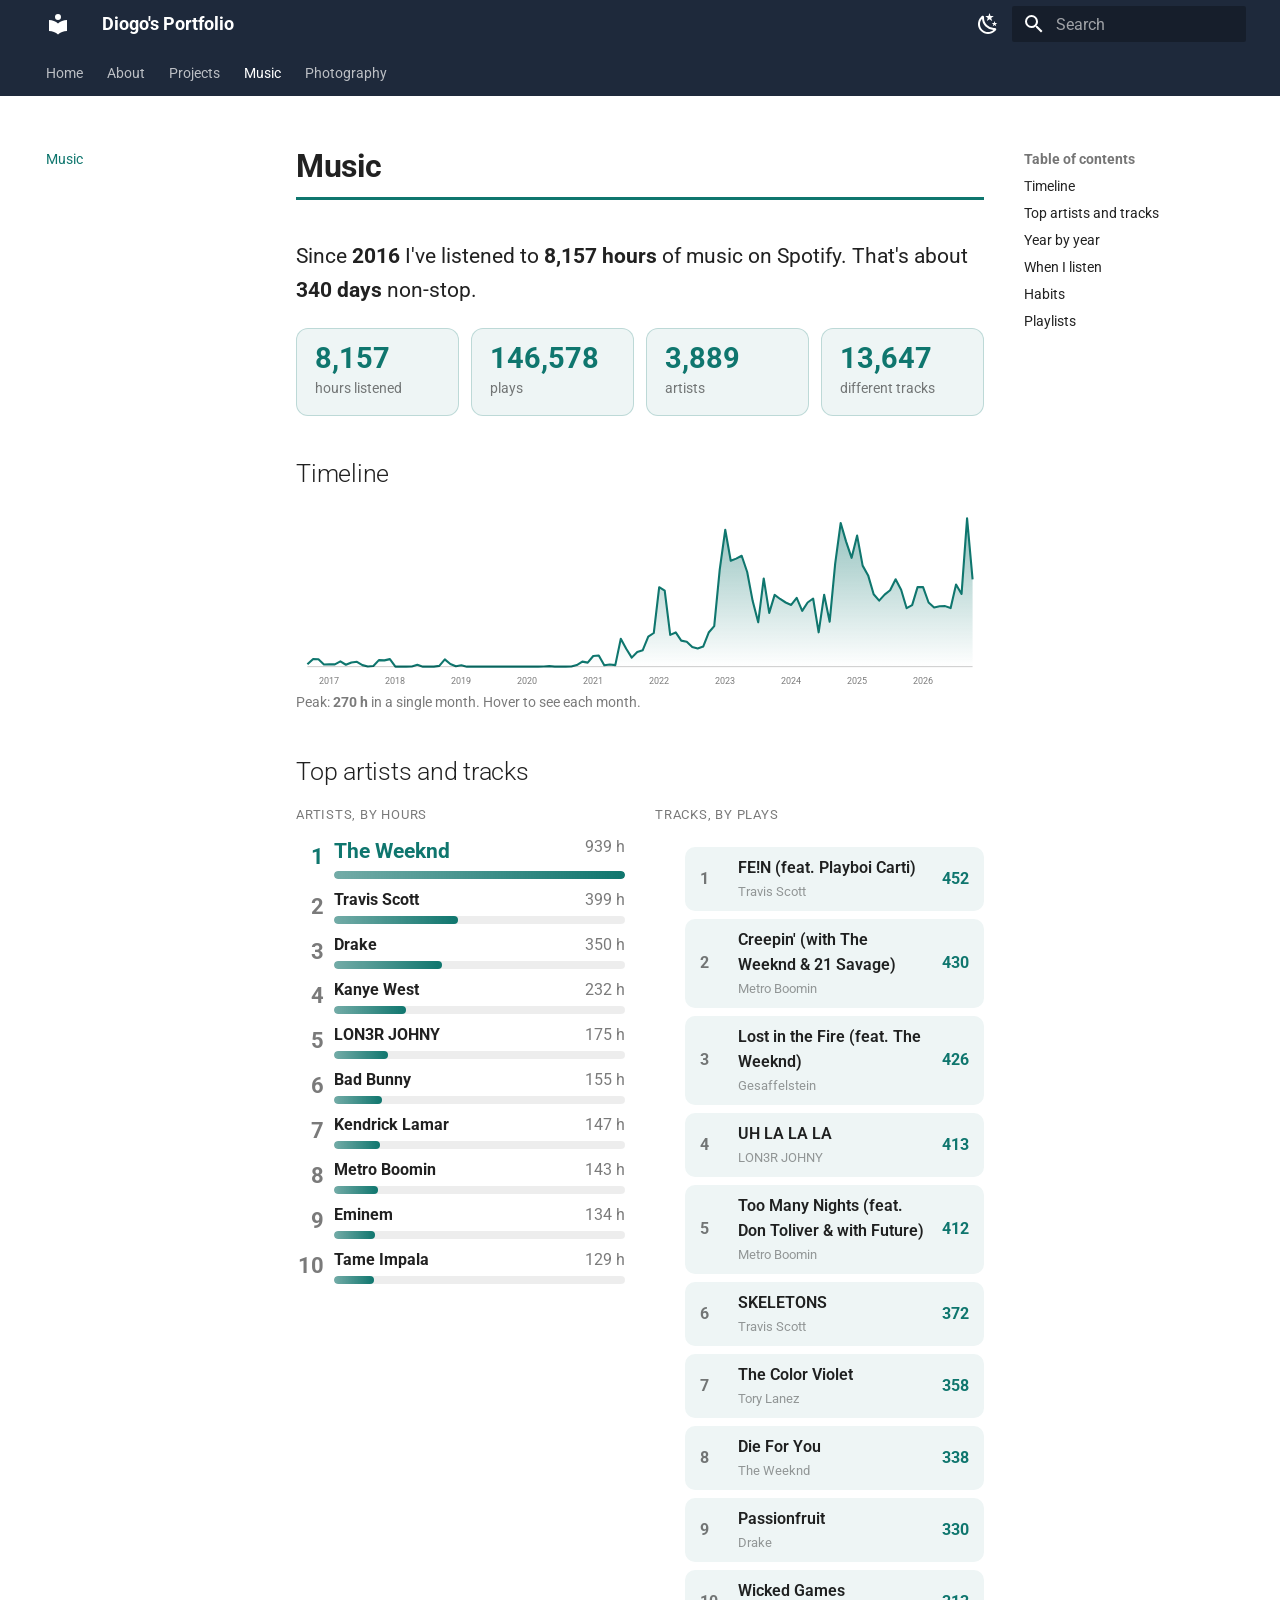
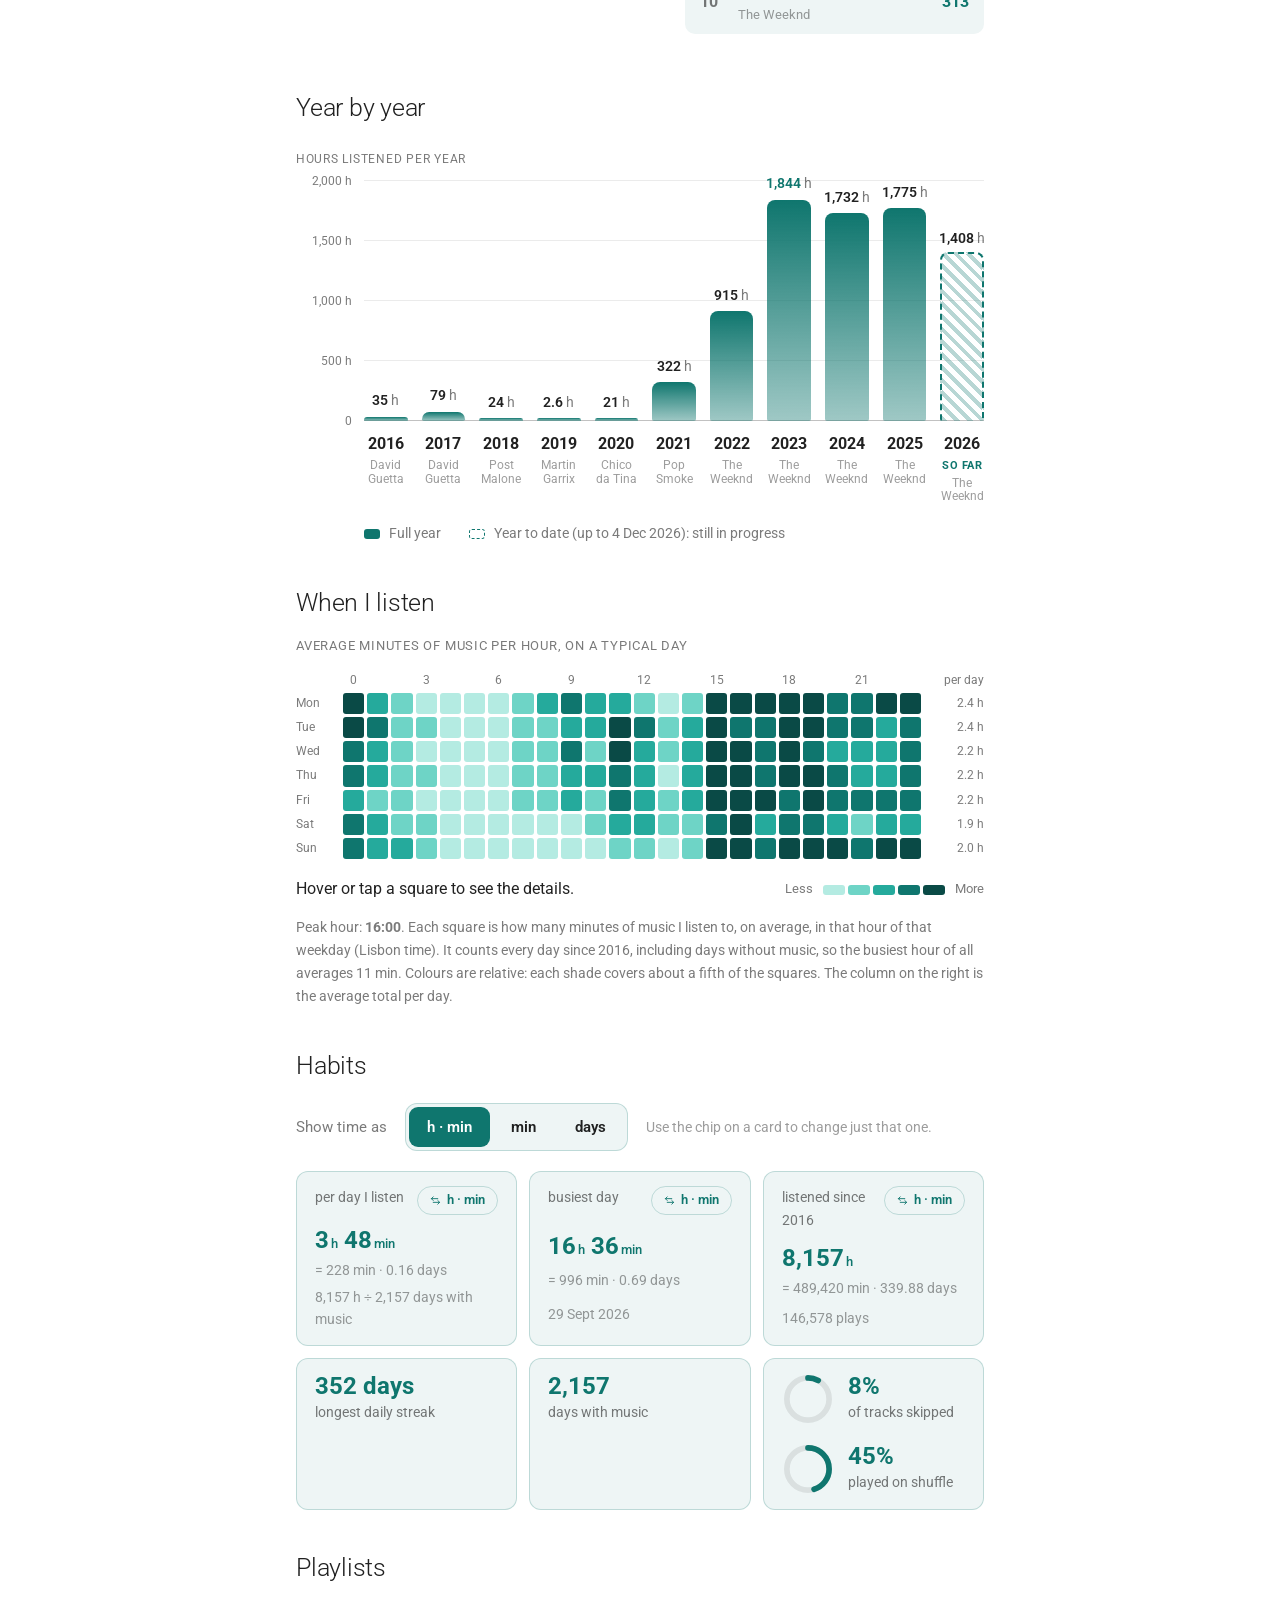
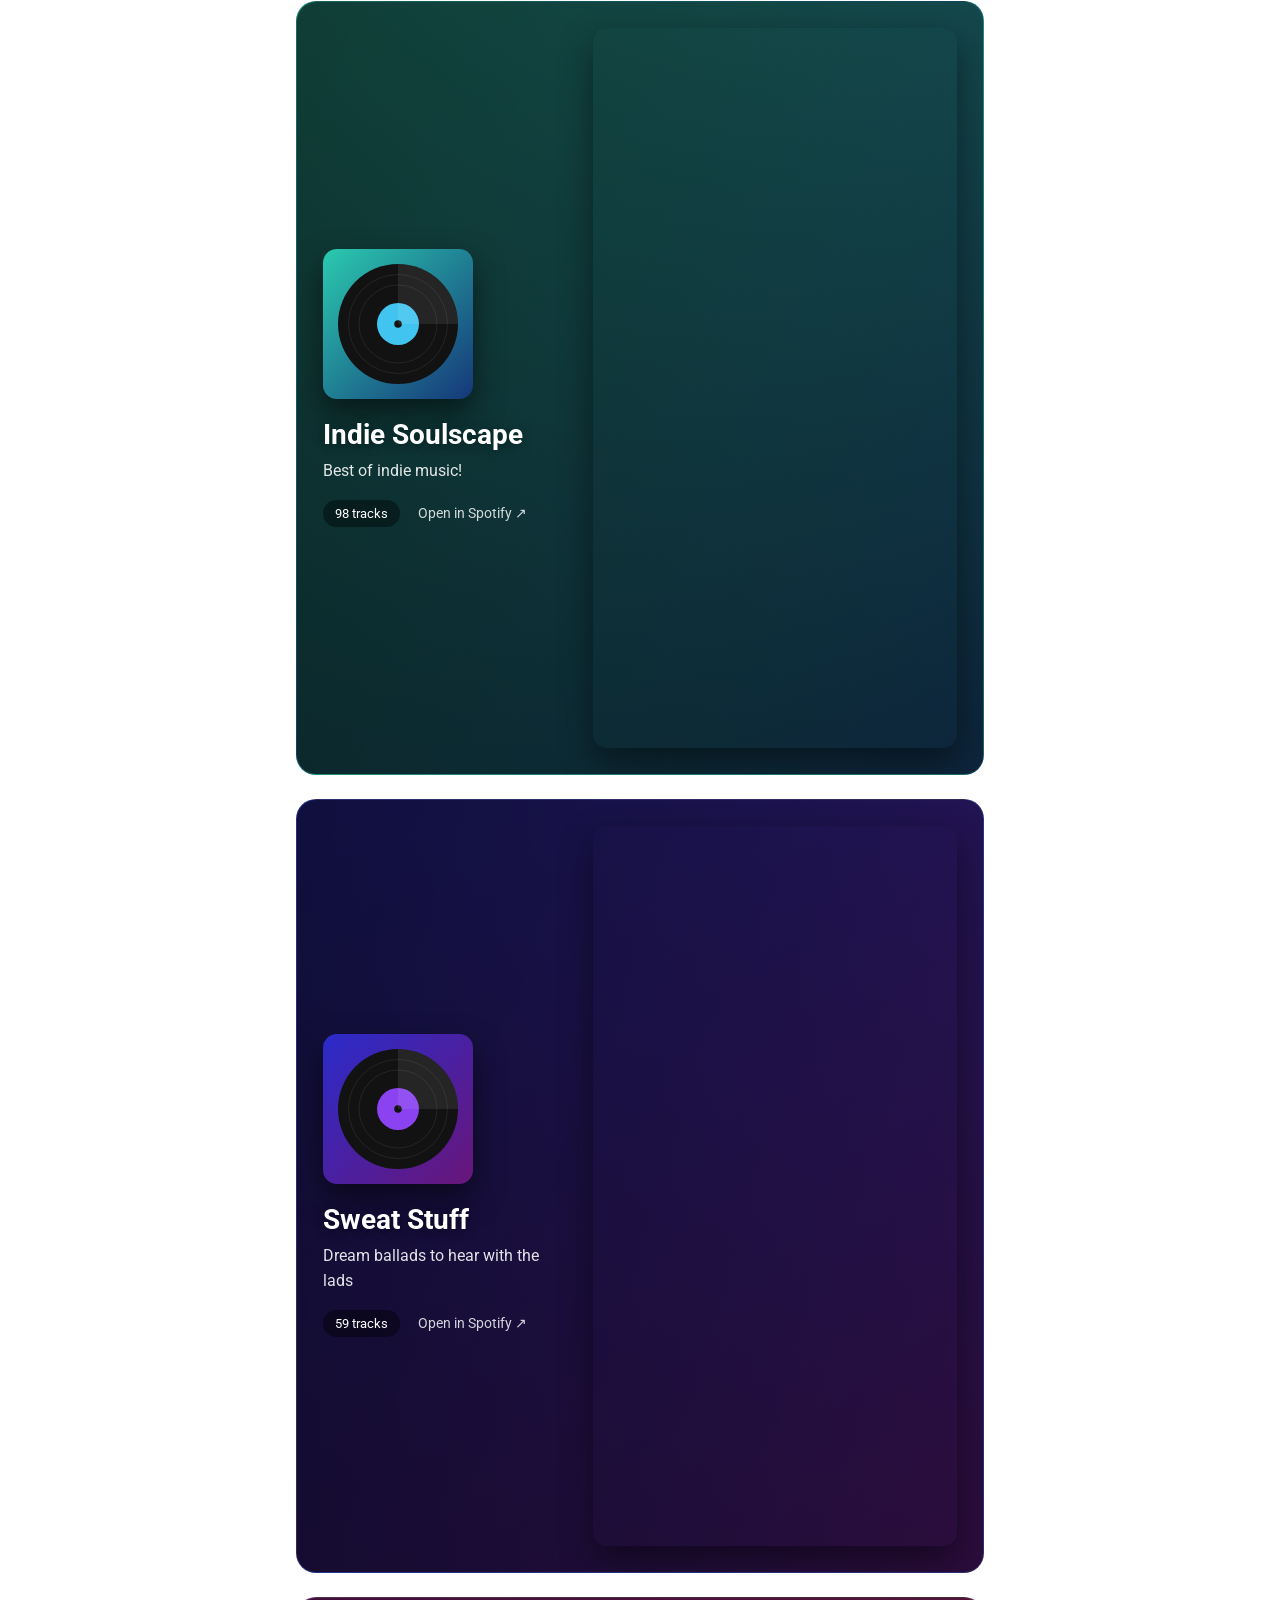
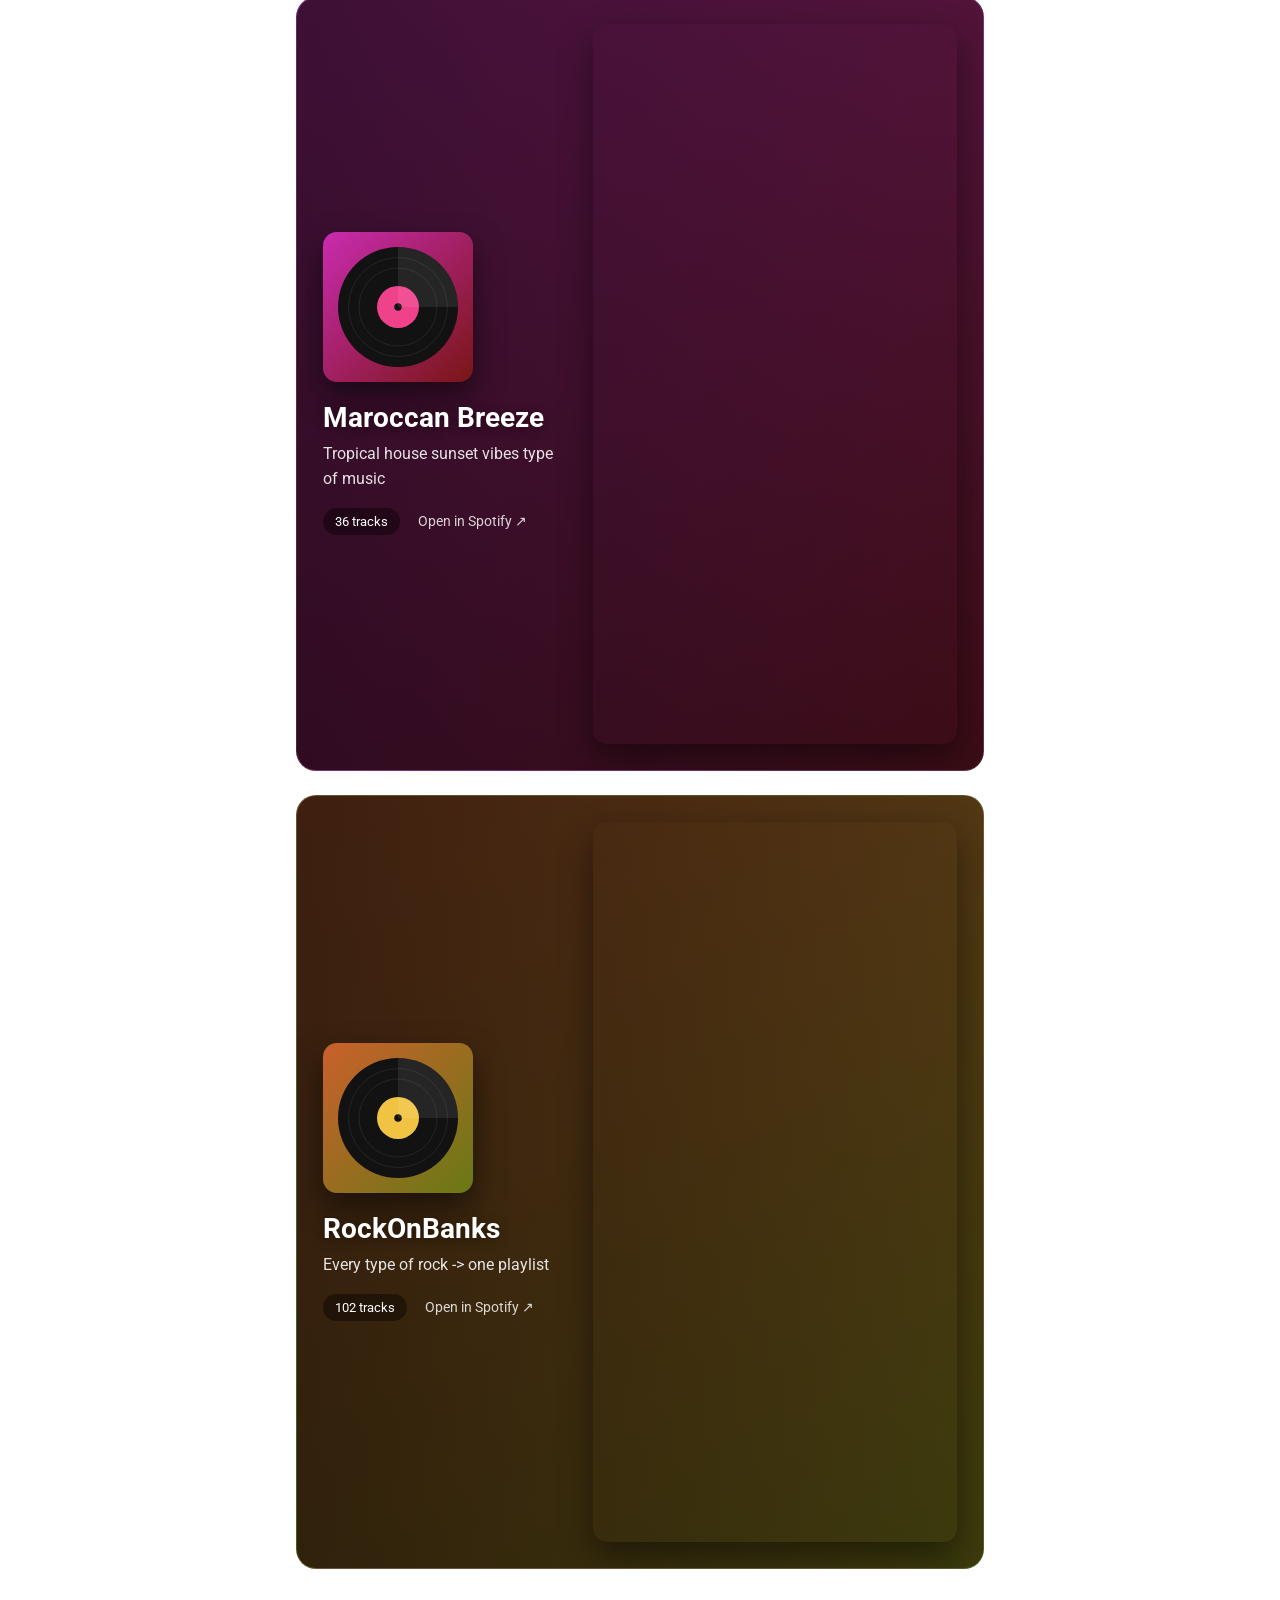
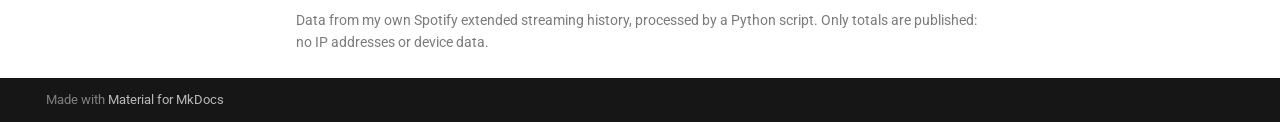
<file: music/index.html>
<!doctype html>
<html lang="en" class="no-js">
  <head>
    
      <meta charset="utf-8">
      <meta name="viewport" content="width=device-width,initial-scale=1">
      
        <meta name="description" content="Junior developer portfolio">
      
      
      
        <link rel="canonical" href="https://diogo110.github.io/MkDocs/music/">
      
      
        <link rel="prev" href="../projects/">
      
      
        <link rel="next" href="../photography/">
      
      
        
      
      
      <link rel="icon" href="../assets/favicon.png">
      <meta name="generator" content="mkdocs-1.6.1, mkdocs-material-9.7.7">
    
    
      
        <title>Music - Diogo's Portfolio</title>
      
    
    
      <link rel="stylesheet" href="../assets/stylesheets/main.ec1eaa64.min.css">
      
        
        <link rel="stylesheet" href="../assets/stylesheets/palette.ab4e12ef.min.css">
      
      


    
    
      
    
    
      
        
        
        <link rel="preconnect" href="https://fonts.gstatic.com" crossorigin>
        <link rel="stylesheet" href="https://fonts.googleapis.com/css?family=Roboto:300,300i,400,400i,700,700i%7CRoboto+Mono:400,400i,700,700i&display=fallback">
        <style>:root{--md-text-font:"Roboto";--md-code-font:"Roboto Mono"}</style>
      
    
    
      <link rel="stylesheet" href="../css/extra.css">
    
      <link rel="stylesheet" href="../css/music.css">
    
    <script>__md_scope=new URL("..",location),__md_hash=e=>[...e].reduce(((e,_)=>(e<<5)-e+_.charCodeAt(0)),0),__md_get=(e,_=localStorage,t=__md_scope)=>JSON.parse(_.getItem(t.pathname+"."+e)),__md_set=(e,_,t=localStorage,a=__md_scope)=>{try{t.setItem(a.pathname+"."+e,JSON.stringify(_))}catch(e){}}</script>
    
      

    
    
  </head>
  
  
    
    
      
    
    
    
    
    <body dir="ltr" data-md-color-scheme="default" data-md-color-primary="custom" data-md-color-accent="custom">
  
    
    <input class="md-toggle" data-md-toggle="drawer" type="checkbox" id="__drawer" autocomplete="off">
    <input class="md-toggle" data-md-toggle="search" type="checkbox" id="__search" autocomplete="off">
    <label class="md-overlay" for="__drawer"></label>
    <div data-md-component="skip">
      
        
        <a href="#music" class="md-skip">
          Skip to content
        </a>
      
    </div>
    <div data-md-component="announce">
      
    </div>
    
    
      

<header class="md-header" data-md-component="header">
  <nav class="md-header__inner md-grid" aria-label="Header">
    <a href=".." title="Diogo&#39;s Portfolio" class="md-header__button md-logo" aria-label="Diogo's Portfolio" data-md-component="logo">
      
  
  <svg xmlns="http://www.w3.org/2000/svg" viewBox="0 0 24 24"><path d="M12 8a3 3 0 0 0 3-3 3 3 0 0 0-3-3 3 3 0 0 0-3 3 3 3 0 0 0 3 3m0 3.54C9.64 9.35 6.5 8 3 8v11c3.5 0 6.64 1.35 9 3.54 2.36-2.19 5.5-3.54 9-3.54V8c-3.5 0-6.64 1.35-9 3.54"/></svg>

    </a>
    <label class="md-header__button md-icon" for="__drawer">
      
      <svg xmlns="http://www.w3.org/2000/svg" viewBox="0 0 24 24"><path d="M3 6h18v2H3zm0 5h18v2H3zm0 5h18v2H3z"/></svg>
    </label>
    <div class="md-header__title" data-md-component="header-title">
      <div class="md-header__ellipsis">
        <div class="md-header__topic">
          <span class="md-ellipsis">
            Diogo's Portfolio
          </span>
        </div>
        <div class="md-header__topic" data-md-component="header-topic">
          <span class="md-ellipsis">
            
              Music
            
          </span>
        </div>
      </div>
    </div>
    
      
        <form class="md-header__option" data-md-component="palette">
  
    
    
    
    <input class="md-option" data-md-color-media="" data-md-color-scheme="default" data-md-color-primary="custom" data-md-color-accent="custom"  aria-label="Modo escuro"  type="radio" name="__palette" id="__palette_0">
    
      <label class="md-header__button md-icon" title="Modo escuro" for="__palette_1" hidden>
        <svg xmlns="http://www.w3.org/2000/svg" viewBox="0 0 24 24"><path d="m17.75 4.09-2.53 1.94.91 3.06-2.63-1.81-2.63 1.81.91-3.06-2.53-1.94L12.44 4l1.06-3 1.06 3zm3.5 6.91-1.64 1.25.59 1.98-1.7-1.17-1.7 1.17.59-1.98L15.75 11l2.06-.05L18.5 9l.69 1.95zm-2.28 4.95c.83-.08 1.72 1.1 1.19 1.85-.32.45-.66.87-1.08 1.27C15.17 23 8.84 23 4.94 19.07c-3.91-3.9-3.91-10.24 0-14.14.4-.4.82-.76 1.27-1.08.75-.53 1.93.36 1.85 1.19-.27 2.86.69 5.83 2.89 8.02a9.96 9.96 0 0 0 8.02 2.89m-1.64 2.02a12.08 12.08 0 0 1-7.8-3.47c-2.17-2.19-3.33-5-3.49-7.82-2.81 3.14-2.7 7.96.31 10.98 3.02 3.01 7.84 3.12 10.98.31"/></svg>
      </label>
    
  
    
    
    
    <input class="md-option" data-md-color-media="" data-md-color-scheme="slate" data-md-color-primary="custom" data-md-color-accent="custom"  aria-label="Modo claro"  type="radio" name="__palette" id="__palette_1">
    
      <label class="md-header__button md-icon" title="Modo claro" for="__palette_0" hidden>
        <svg xmlns="http://www.w3.org/2000/svg" viewBox="0 0 24 24"><path d="M12 7a5 5 0 0 1 5 5 5 5 0 0 1-5 5 5 5 0 0 1-5-5 5 5 0 0 1 5-5m0 2a3 3 0 0 0-3 3 3 3 0 0 0 3 3 3 3 0 0 0 3-3 3 3 0 0 0-3-3m0-7 2.39 3.42C13.65 5.15 12.84 5 12 5s-1.65.15-2.39.42zM3.34 7l4.16-.35A7.2 7.2 0 0 0 5.94 8.5c-.44.74-.69 1.5-.83 2.29zm.02 10 1.76-3.77a7.131 7.131 0 0 0 2.38 4.14zM20.65 7l-1.77 3.79a7.02 7.02 0 0 0-2.38-4.15zm-.01 10-4.14.36c.59-.51 1.12-1.14 1.54-1.86.42-.73.69-1.5.83-2.29zM12 22l-2.41-3.44c.74.27 1.55.44 2.41.44.82 0 1.63-.17 2.37-.44z"/></svg>
      </label>
    
  
</form>
      
    
    
      <script>var palette=__md_get("__palette");if(palette&&palette.color){if("(prefers-color-scheme)"===palette.color.media){var media=matchMedia("(prefers-color-scheme: light)"),input=document.querySelector(media.matches?"[data-md-color-media='(prefers-color-scheme: light)']":"[data-md-color-media='(prefers-color-scheme: dark)']");palette.color.media=input.getAttribute("data-md-color-media"),palette.color.scheme=input.getAttribute("data-md-color-scheme"),palette.color.primary=input.getAttribute("data-md-color-primary"),palette.color.accent=input.getAttribute("data-md-color-accent")}for(var[key,value]of Object.entries(palette.color))document.body.setAttribute("data-md-color-"+key,value)}</script>
    
    
    
      
      
        <label class="md-header__button md-icon" for="__search">
          
          <svg xmlns="http://www.w3.org/2000/svg" viewBox="0 0 24 24"><path d="M9.5 3A6.5 6.5 0 0 1 16 9.5c0 1.61-.59 3.09-1.56 4.23l.27.27h.79l5 5-1.5 1.5-5-5v-.79l-.27-.27A6.52 6.52 0 0 1 9.5 16 6.5 6.5 0 0 1 3 9.5 6.5 6.5 0 0 1 9.5 3m0 2C7 5 5 7 5 9.5S7 14 9.5 14 14 12 14 9.5 12 5 9.5 5"/></svg>
        </label>
        <div class="md-search" data-md-component="search" role="dialog">
  <label class="md-search__overlay" for="__search"></label>
  <div class="md-search__inner" role="search">
    <form class="md-search__form" name="search">
      <input type="text" class="md-search__input" name="query" aria-label="Search" placeholder="Search" autocapitalize="off" autocorrect="off" autocomplete="off" spellcheck="false" data-md-component="search-query" required>
      <label class="md-search__icon md-icon" for="__search">
        
        <svg xmlns="http://www.w3.org/2000/svg" viewBox="0 0 24 24"><path d="M9.5 3A6.5 6.5 0 0 1 16 9.5c0 1.61-.59 3.09-1.56 4.23l.27.27h.79l5 5-1.5 1.5-5-5v-.79l-.27-.27A6.52 6.52 0 0 1 9.5 16 6.5 6.5 0 0 1 3 9.5 6.5 6.5 0 0 1 9.5 3m0 2C7 5 5 7 5 9.5S7 14 9.5 14 14 12 14 9.5 12 5 9.5 5"/></svg>
        
        <svg xmlns="http://www.w3.org/2000/svg" viewBox="0 0 24 24"><path d="M20 11v2H8l5.5 5.5-1.42 1.42L4.16 12l7.92-7.92L13.5 5.5 8 11z"/></svg>
      </label>
      <nav class="md-search__options" aria-label="Search">
        
        <button type="reset" class="md-search__icon md-icon" title="Clear" aria-label="Clear" tabindex="-1">
          
          <svg xmlns="http://www.w3.org/2000/svg" viewBox="0 0 24 24"><path d="M19 6.41 17.59 5 12 10.59 6.41 5 5 6.41 10.59 12 5 17.59 6.41 19 12 13.41 17.59 19 19 17.59 13.41 12z"/></svg>
        </button>
      </nav>
      
    </form>
    <div class="md-search__output">
      <div class="md-search__scrollwrap" tabindex="0" data-md-scrollfix>
        <div class="md-search-result" data-md-component="search-result">
          <div class="md-search-result__meta">
            Initializing search
          </div>
          <ol class="md-search-result__list" role="presentation"></ol>
        </div>
      </div>
    </div>
  </div>
</div>
      
    
    
  </nav>
  
</header>
    
    <div class="md-container" data-md-component="container">
      
      
        
          
            
<nav class="md-tabs" aria-label="Tabs" data-md-component="tabs">
  <div class="md-grid">
    <ul class="md-tabs__list">
      
        
  
  
  
  
    <li class="md-tabs__item">
      <a href=".." class="md-tabs__link">
        
  
  
    
  
  Home

      </a>
    </li>
  

      
        
  
  
  
  
    <li class="md-tabs__item">
      <a href="../about/" class="md-tabs__link">
        
  
  
    
  
  About

      </a>
    </li>
  

      
        
  
  
  
  
    <li class="md-tabs__item">
      <a href="../projects/" class="md-tabs__link">
        
  
  
    
  
  Projects

      </a>
    </li>
  

      
        
  
  
  
    
  
  
    <li class="md-tabs__item md-tabs__item--active">
      <a href="./" class="md-tabs__link">
        
  
  
    
  
  Music

      </a>
    </li>
  

      
        
  
  
  
  
    <li class="md-tabs__item">
      <a href="../photography/" class="md-tabs__link">
        
  
  
    
  
  Photography

      </a>
    </li>
  

      
    </ul>
  </div>
</nav>
          
        
      
      <main class="md-main" data-md-component="main">
        <div class="md-main__inner md-grid">
          
            
              
              <div class="md-sidebar md-sidebar--primary" data-md-component="sidebar" data-md-type="navigation" >
                <div class="md-sidebar__scrollwrap">
                  <div class="md-sidebar__inner">
                    


  


<nav class="md-nav md-nav--primary md-nav--lifted" aria-label="Navigation" data-md-level="0">
  <label class="md-nav__title" for="__drawer">
    <a href=".." title="Diogo&#39;s Portfolio" class="md-nav__button md-logo" aria-label="Diogo's Portfolio" data-md-component="logo">
      
  
  <svg xmlns="http://www.w3.org/2000/svg" viewBox="0 0 24 24"><path d="M12 8a3 3 0 0 0 3-3 3 3 0 0 0-3-3 3 3 0 0 0-3 3 3 3 0 0 0 3 3m0 3.54C9.64 9.35 6.5 8 3 8v11c3.5 0 6.64 1.35 9 3.54 2.36-2.19 5.5-3.54 9-3.54V8c-3.5 0-6.64 1.35-9 3.54"/></svg>

    </a>
    Diogo's Portfolio
  </label>
  
  <ul class="md-nav__list" data-md-scrollfix>
    
      
      
  
  
  
  
    <li class="md-nav__item">
      <a href=".." class="md-nav__link">
        
  
  
  <span class="md-ellipsis">
    
  
    Home
  

    
  </span>
  
  

      </a>
    </li>
  

    
      
      
  
  
  
  
    <li class="md-nav__item">
      <a href="../about/" class="md-nav__link">
        
  
  
  <span class="md-ellipsis">
    
  
    About
  

    
  </span>
  
  

      </a>
    </li>
  

    
      
      
  
  
  
  
    <li class="md-nav__item">
      <a href="../projects/" class="md-nav__link">
        
  
  
  <span class="md-ellipsis">
    
  
    Projects
  

    
  </span>
  
  

      </a>
    </li>
  

    
      
      
  
  
    
  
  
  
    <li class="md-nav__item md-nav__item--active">
      
      <input class="md-nav__toggle md-toggle" type="checkbox" id="__toc">
      
      
        
      
      
        <label class="md-nav__link md-nav__link--active" for="__toc">
          
  
  
  <span class="md-ellipsis">
    
  
    Music
  

    
  </span>
  
  

          <span class="md-nav__icon md-icon"></span>
        </label>
      
      <a href="./" class="md-nav__link md-nav__link--active">
        
  
  
  <span class="md-ellipsis">
    
  
    Music
  

    
  </span>
  
  

      </a>
      
        

<nav class="md-nav md-nav--secondary" aria-label="Table of contents">
  
  
  
    
  
  
    <label class="md-nav__title" for="__toc">
      <span class="md-nav__icon md-icon"></span>
      Table of contents
    </label>
    <ul class="md-nav__list" data-md-component="toc" data-md-scrollfix>
      
        <li class="md-nav__item">
  <a href="#timeline" class="md-nav__link">
    <span class="md-ellipsis">
      
        Timeline
      
    </span>
  </a>
  
</li>
      
        <li class="md-nav__item">
  <a href="#top-artists-and-tracks" class="md-nav__link">
    <span class="md-ellipsis">
      
        Top artists and tracks
      
    </span>
  </a>
  
</li>
      
        <li class="md-nav__item">
  <a href="#year-by-year" class="md-nav__link">
    <span class="md-ellipsis">
      
        Year by year
      
    </span>
  </a>
  
</li>
      
        <li class="md-nav__item">
  <a href="#when-i-listen" class="md-nav__link">
    <span class="md-ellipsis">
      
        When I listen
      
    </span>
  </a>
  
</li>
      
        <li class="md-nav__item">
  <a href="#habits" class="md-nav__link">
    <span class="md-ellipsis">
      
        Habits
      
    </span>
  </a>
  
</li>
      
        <li class="md-nav__item">
  <a href="#playlists" class="md-nav__link">
    <span class="md-ellipsis">
      
        Playlists
      
    </span>
  </a>
  
</li>
      
    </ul>
  
</nav>
      
    </li>
  

    
      
      
  
  
  
  
    <li class="md-nav__item">
      <a href="../photography/" class="md-nav__link">
        
  
  
  <span class="md-ellipsis">
    
  
    Photography
  

    
  </span>
  
  

      </a>
    </li>
  

    
  </ul>
</nav>
                  </div>
                </div>
              </div>
            
            
              
              <div class="md-sidebar md-sidebar--secondary" data-md-component="sidebar" data-md-type="toc" >
                <div class="md-sidebar__scrollwrap">
                  <div class="md-sidebar__inner">
                    

<nav class="md-nav md-nav--secondary" aria-label="Table of contents">
  
  
  
    
  
  
    <label class="md-nav__title" for="__toc">
      <span class="md-nav__icon md-icon"></span>
      Table of contents
    </label>
    <ul class="md-nav__list" data-md-component="toc" data-md-scrollfix>
      
        <li class="md-nav__item">
  <a href="#timeline" class="md-nav__link">
    <span class="md-ellipsis">
      
        Timeline
      
    </span>
  </a>
  
</li>
      
        <li class="md-nav__item">
  <a href="#top-artists-and-tracks" class="md-nav__link">
    <span class="md-ellipsis">
      
        Top artists and tracks
      
    </span>
  </a>
  
</li>
      
        <li class="md-nav__item">
  <a href="#year-by-year" class="md-nav__link">
    <span class="md-ellipsis">
      
        Year by year
      
    </span>
  </a>
  
</li>
      
        <li class="md-nav__item">
  <a href="#when-i-listen" class="md-nav__link">
    <span class="md-ellipsis">
      
        When I listen
      
    </span>
  </a>
  
</li>
      
        <li class="md-nav__item">
  <a href="#habits" class="md-nav__link">
    <span class="md-ellipsis">
      
        Habits
      
    </span>
  </a>
  
</li>
      
        <li class="md-nav__item">
  <a href="#playlists" class="md-nav__link">
    <span class="md-ellipsis">
      
        Playlists
      
    </span>
  </a>
  
</li>
      
    </ul>
  
</nav>
                  </div>
                </div>
              </div>
            
          
          
            <div class="md-content" data-md-component="content">
              
              <article class="md-content__inner md-typeset">
                
                  



<h1 id="music">Music</h1>
<p id="music-intro" class="music-intro">Loading my listening stats...</p>
<div id="music-cards" class="stat-cards"></div>

<h2 id="timeline">Timeline</h2>
<div id="music-timeline" class="timeline reveal"></div>

<h2 id="top-artists-and-tracks">Top artists and tracks</h2>
<div class="duo">
<div id="music-top-artists"></div>
<div id="music-top-tracks"></div>
</div>

<h2 id="year-by-year">Year by year</h2>
<div id="music-by-year" class="years"></div>

<h2 id="when-i-listen">When I listen</h2>
<div id="music-heatmap"></div>

<h2 id="habits">Habits</h2>
<div id="music-facts" class="stat-cards stat-cards--small"></div>

<h2 id="playlists">Playlists</h2>
<div id="music-playlists" class="playlists"></div>

<p class="music-note">Data from my own Spotify extended streaming history, processed by a Python script.
Only totals are published: no IP addresses or device data.</p>












                
              </article>
            </div>
          
          
<script>var target=document.getElementById(location.hash.slice(1));target&&target.name&&(target.checked=target.name.startsWith("__tabbed_"))</script>
        </div>
        
          <button type="button" class="md-top md-icon" data-md-component="top" hidden>
  
  <svg xmlns="http://www.w3.org/2000/svg" viewBox="0 0 24 24"><path d="M13 20h-2V8l-5.5 5.5-1.42-1.42L12 4.16l7.92 7.92-1.42 1.42L13 8z"/></svg>
  Back to top
</button>
        
      </main>
      
        <footer class="md-footer">
  
  <div class="md-footer-meta md-typeset">
    <div class="md-footer-meta__inner md-grid">
      <div class="md-copyright">
  
  
    Made with
    <a href="https://squidfunk.github.io/mkdocs-material/" target="_blank" rel="noopener">
      Material for MkDocs
    </a>
  
</div>
      
    </div>
  </div>
</footer>
      
    </div>
    <div class="md-dialog" data-md-component="dialog">
      <div class="md-dialog__inner md-typeset"></div>
    </div>
    
    
    
      
      
      <script id="__config" type="application/json">{"annotate": null, "base": "..", "features": ["navigation.tabs", "navigation.top", "content.code.copy"], "search": "../assets/javascripts/workers/search.2c215733.min.js", "tags": null, "translations": {"clipboard.copied": "Copied to clipboard", "clipboard.copy": "Copy to clipboard", "search.result.more.one": "1 more on this page", "search.result.more.other": "# more on this page", "search.result.none": "No matching documents", "search.result.one": "1 matching document", "search.result.other": "# matching documents", "search.result.placeholder": "Type to start searching", "search.result.term.missing": "Missing", "select.version": "Select version"}, "version": null}</script>
    
    
      <script src="../assets/javascripts/bundle.d7400e89.min.js"></script>
      
        <script src="../js/extra.js"></script>
      
        <script src="../js/spotify.js"></script>
      
        <script src="../js/gallery.js"></script>
      
    
  </body>
</html>
</file>
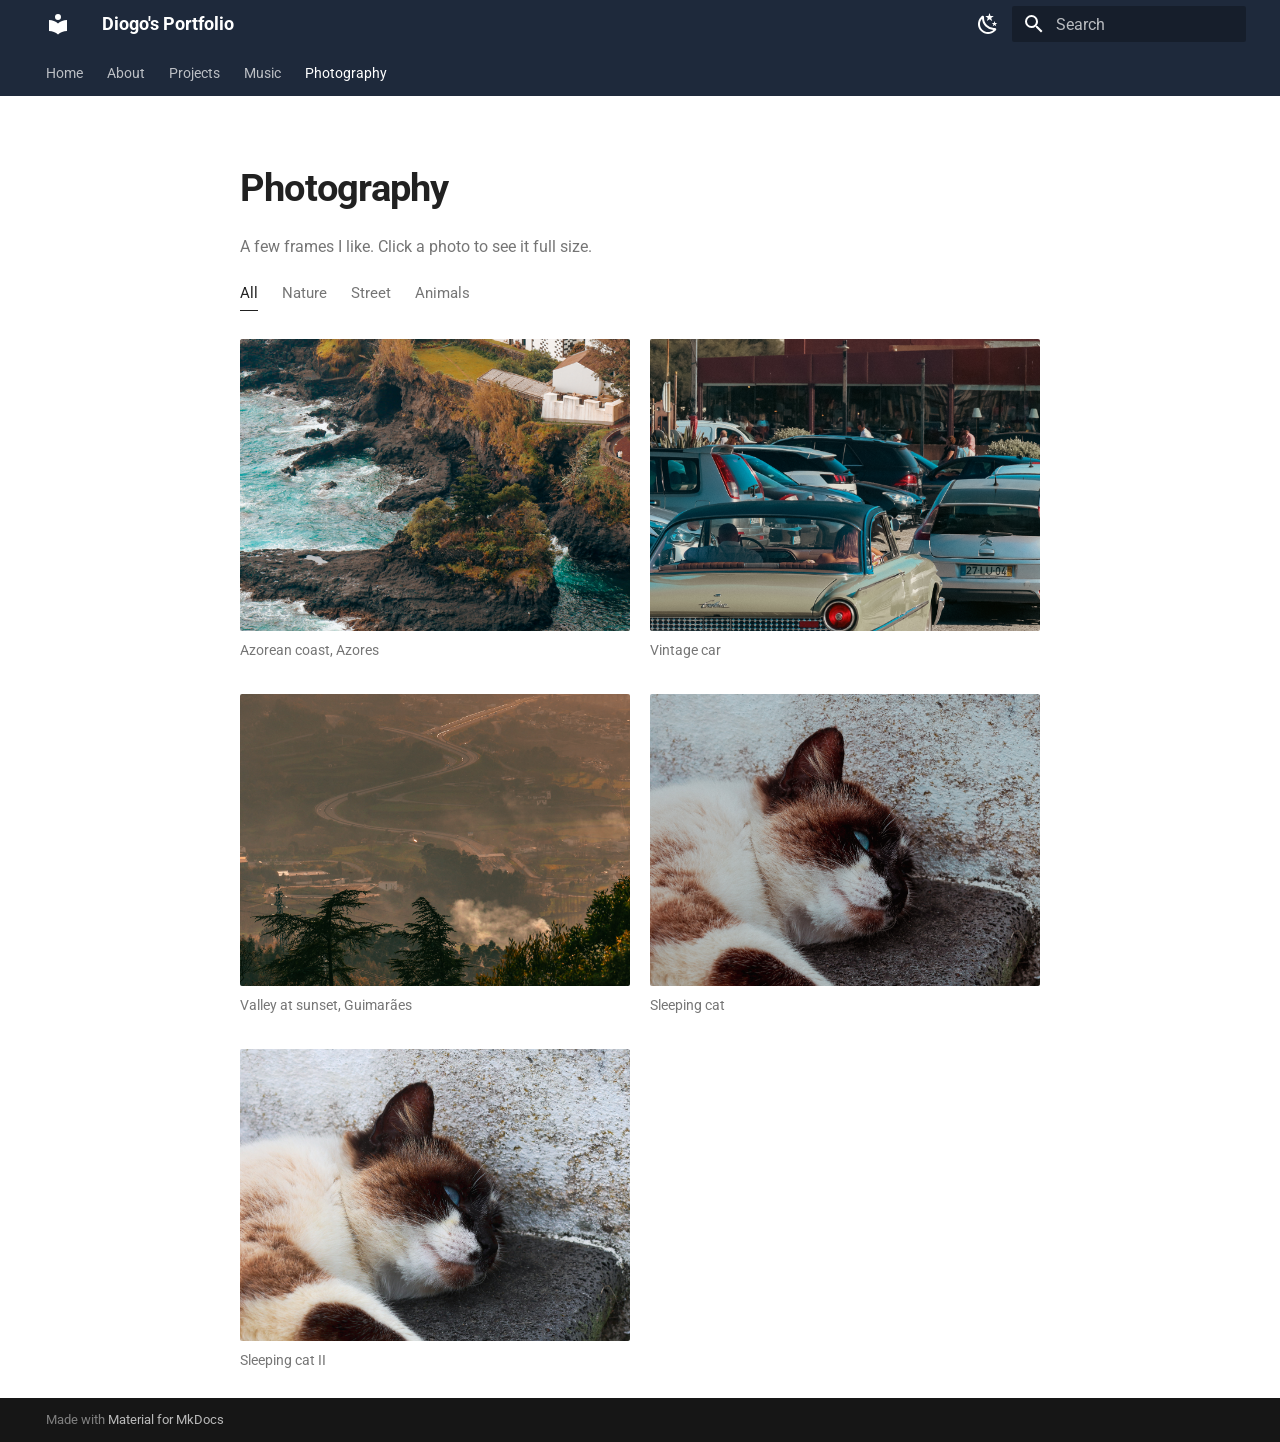
<file: photography/index.html>
<!doctype html>
<html lang="en" class="no-js">
  <head>
    
      <meta charset="utf-8">
      <meta name="viewport" content="width=device-width,initial-scale=1">
      
        <meta name="description" content="Junior developer portfolio">
      
      
      
        <link rel="canonical" href="https://diogo110.github.io/MkDocs/photography/">
      
      
        <link rel="prev" href="../music/">
      
      
      
        
      
      
      <link rel="icon" href="../assets/favicon.png">
      <meta name="generator" content="mkdocs-1.6.1, mkdocs-material-9.7.7">
    
    
      
        <title>Photography - Diogo's Portfolio</title>
      
    
    
      <link rel="stylesheet" href="../assets/stylesheets/main.ec1eaa64.min.css">
      
        
        <link rel="stylesheet" href="../assets/stylesheets/palette.ab4e12ef.min.css">
      
      


    
    
      
    
    
      
        
        
        <link rel="preconnect" href="https://fonts.gstatic.com" crossorigin>
        <link rel="stylesheet" href="https://fonts.googleapis.com/css?family=Roboto:300,300i,400,400i,700,700i%7CRoboto+Mono:400,400i,700,700i&display=fallback">
        <style>:root{--md-text-font:"Roboto";--md-code-font:"Roboto Mono"}</style>
      
    
    
      <link rel="stylesheet" href="../css/extra.css">
    
      <link rel="stylesheet" href="../css/music.css">
    
    <script>__md_scope=new URL("..",location),__md_hash=e=>[...e].reduce(((e,_)=>(e<<5)-e+_.charCodeAt(0)),0),__md_get=(e,_=localStorage,t=__md_scope)=>JSON.parse(_.getItem(t.pathname+"."+e)),__md_set=(e,_,t=localStorage,a=__md_scope)=>{try{t.setItem(a.pathname+"."+e,JSON.stringify(_))}catch(e){}}</script>
    
      

    
    
  </head>
  
  
    
    
      
    
    
    
    
    <body dir="ltr" data-md-color-scheme="default" data-md-color-primary="custom" data-md-color-accent="custom">
  
    
    <input class="md-toggle" data-md-toggle="drawer" type="checkbox" id="__drawer" autocomplete="off">
    <input class="md-toggle" data-md-toggle="search" type="checkbox" id="__search" autocomplete="off">
    <label class="md-overlay" for="__drawer"></label>
    <div data-md-component="skip">
      
        
        <a href="#photography" class="md-skip">
          Skip to content
        </a>
      
    </div>
    <div data-md-component="announce">
      
    </div>
    
    
      

<header class="md-header" data-md-component="header">
  <nav class="md-header__inner md-grid" aria-label="Header">
    <a href=".." title="Diogo&#39;s Portfolio" class="md-header__button md-logo" aria-label="Diogo's Portfolio" data-md-component="logo">
      
  
  <svg xmlns="http://www.w3.org/2000/svg" viewBox="0 0 24 24"><path d="M12 8a3 3 0 0 0 3-3 3 3 0 0 0-3-3 3 3 0 0 0-3 3 3 3 0 0 0 3 3m0 3.54C9.64 9.35 6.5 8 3 8v11c3.5 0 6.64 1.35 9 3.54 2.36-2.19 5.5-3.54 9-3.54V8c-3.5 0-6.64 1.35-9 3.54"/></svg>

    </a>
    <label class="md-header__button md-icon" for="__drawer">
      
      <svg xmlns="http://www.w3.org/2000/svg" viewBox="0 0 24 24"><path d="M3 6h18v2H3zm0 5h18v2H3zm0 5h18v2H3z"/></svg>
    </label>
    <div class="md-header__title" data-md-component="header-title">
      <div class="md-header__ellipsis">
        <div class="md-header__topic">
          <span class="md-ellipsis">
            Diogo's Portfolio
          </span>
        </div>
        <div class="md-header__topic" data-md-component="header-topic">
          <span class="md-ellipsis">
            
              Photography
            
          </span>
        </div>
      </div>
    </div>
    
      
        <form class="md-header__option" data-md-component="palette">
  
    
    
    
    <input class="md-option" data-md-color-media="" data-md-color-scheme="default" data-md-color-primary="custom" data-md-color-accent="custom"  aria-label="Modo escuro"  type="radio" name="__palette" id="__palette_0">
    
      <label class="md-header__button md-icon" title="Modo escuro" for="__palette_1" hidden>
        <svg xmlns="http://www.w3.org/2000/svg" viewBox="0 0 24 24"><path d="m17.75 4.09-2.53 1.94.91 3.06-2.63-1.81-2.63 1.81.91-3.06-2.53-1.94L12.44 4l1.06-3 1.06 3zm3.5 6.91-1.64 1.25.59 1.98-1.7-1.17-1.7 1.17.59-1.98L15.75 11l2.06-.05L18.5 9l.69 1.95zm-2.28 4.95c.83-.08 1.72 1.1 1.19 1.85-.32.45-.66.87-1.08 1.27C15.17 23 8.84 23 4.94 19.07c-3.91-3.9-3.91-10.24 0-14.14.4-.4.82-.76 1.27-1.08.75-.53 1.93.36 1.85 1.19-.27 2.86.69 5.83 2.89 8.02a9.96 9.96 0 0 0 8.02 2.89m-1.64 2.02a12.08 12.08 0 0 1-7.8-3.47c-2.17-2.19-3.33-5-3.49-7.82-2.81 3.14-2.7 7.96.31 10.98 3.02 3.01 7.84 3.12 10.98.31"/></svg>
      </label>
    
  
    
    
    
    <input class="md-option" data-md-color-media="" data-md-color-scheme="slate" data-md-color-primary="custom" data-md-color-accent="custom"  aria-label="Modo claro"  type="radio" name="__palette" id="__palette_1">
    
      <label class="md-header__button md-icon" title="Modo claro" for="__palette_0" hidden>
        <svg xmlns="http://www.w3.org/2000/svg" viewBox="0 0 24 24"><path d="M12 7a5 5 0 0 1 5 5 5 5 0 0 1-5 5 5 5 0 0 1-5-5 5 5 0 0 1 5-5m0 2a3 3 0 0 0-3 3 3 3 0 0 0 3 3 3 3 0 0 0 3-3 3 3 0 0 0-3-3m0-7 2.39 3.42C13.65 5.15 12.84 5 12 5s-1.65.15-2.39.42zM3.34 7l4.16-.35A7.2 7.2 0 0 0 5.94 8.5c-.44.74-.69 1.5-.83 2.29zm.02 10 1.76-3.77a7.131 7.131 0 0 0 2.38 4.14zM20.65 7l-1.77 3.79a7.02 7.02 0 0 0-2.38-4.15zm-.01 10-4.14.36c.59-.51 1.12-1.14 1.54-1.86.42-.73.69-1.5.83-2.29zM12 22l-2.41-3.44c.74.27 1.55.44 2.41.44.82 0 1.63-.17 2.37-.44z"/></svg>
      </label>
    
  
</form>
      
    
    
      <script>var palette=__md_get("__palette");if(palette&&palette.color){if("(prefers-color-scheme)"===palette.color.media){var media=matchMedia("(prefers-color-scheme: light)"),input=document.querySelector(media.matches?"[data-md-color-media='(prefers-color-scheme: light)']":"[data-md-color-media='(prefers-color-scheme: dark)']");palette.color.media=input.getAttribute("data-md-color-media"),palette.color.scheme=input.getAttribute("data-md-color-scheme"),palette.color.primary=input.getAttribute("data-md-color-primary"),palette.color.accent=input.getAttribute("data-md-color-accent")}for(var[key,value]of Object.entries(palette.color))document.body.setAttribute("data-md-color-"+key,value)}</script>
    
    
    
      
      
        <label class="md-header__button md-icon" for="__search">
          
          <svg xmlns="http://www.w3.org/2000/svg" viewBox="0 0 24 24"><path d="M9.5 3A6.5 6.5 0 0 1 16 9.5c0 1.61-.59 3.09-1.56 4.23l.27.27h.79l5 5-1.5 1.5-5-5v-.79l-.27-.27A6.52 6.52 0 0 1 9.5 16 6.5 6.5 0 0 1 3 9.5 6.5 6.5 0 0 1 9.5 3m0 2C7 5 5 7 5 9.5S7 14 9.5 14 14 12 14 9.5 12 5 9.5 5"/></svg>
        </label>
        <div class="md-search" data-md-component="search" role="dialog">
  <label class="md-search__overlay" for="__search"></label>
  <div class="md-search__inner" role="search">
    <form class="md-search__form" name="search">
      <input type="text" class="md-search__input" name="query" aria-label="Search" placeholder="Search" autocapitalize="off" autocorrect="off" autocomplete="off" spellcheck="false" data-md-component="search-query" required>
      <label class="md-search__icon md-icon" for="__search">
        
        <svg xmlns="http://www.w3.org/2000/svg" viewBox="0 0 24 24"><path d="M9.5 3A6.5 6.5 0 0 1 16 9.5c0 1.61-.59 3.09-1.56 4.23l.27.27h.79l5 5-1.5 1.5-5-5v-.79l-.27-.27A6.52 6.52 0 0 1 9.5 16 6.5 6.5 0 0 1 3 9.5 6.5 6.5 0 0 1 9.5 3m0 2C7 5 5 7 5 9.5S7 14 9.5 14 14 12 14 9.5 12 5 9.5 5"/></svg>
        
        <svg xmlns="http://www.w3.org/2000/svg" viewBox="0 0 24 24"><path d="M20 11v2H8l5.5 5.5-1.42 1.42L4.16 12l7.92-7.92L13.5 5.5 8 11z"/></svg>
      </label>
      <nav class="md-search__options" aria-label="Search">
        
        <button type="reset" class="md-search__icon md-icon" title="Clear" aria-label="Clear" tabindex="-1">
          
          <svg xmlns="http://www.w3.org/2000/svg" viewBox="0 0 24 24"><path d="M19 6.41 17.59 5 12 10.59 6.41 5 5 6.41 10.59 12 5 17.59 6.41 19 12 13.41 17.59 19 19 17.59 13.41 12z"/></svg>
        </button>
      </nav>
      
    </form>
    <div class="md-search__output">
      <div class="md-search__scrollwrap" tabindex="0" data-md-scrollfix>
        <div class="md-search-result" data-md-component="search-result">
          <div class="md-search-result__meta">
            Initializing search
          </div>
          <ol class="md-search-result__list" role="presentation"></ol>
        </div>
      </div>
    </div>
  </div>
</div>
      
    
    
  </nav>
  
</header>
    
    <div class="md-container" data-md-component="container">
      
      
        
          
            
<nav class="md-tabs" aria-label="Tabs" data-md-component="tabs">
  <div class="md-grid">
    <ul class="md-tabs__list">
      
        
  
  
  
  
    <li class="md-tabs__item">
      <a href=".." class="md-tabs__link">
        
  
  
    
  
  Home

      </a>
    </li>
  

      
        
  
  
  
  
    <li class="md-tabs__item">
      <a href="../about/" class="md-tabs__link">
        
  
  
    
  
  About

      </a>
    </li>
  

      
        
  
  
  
  
    <li class="md-tabs__item">
      <a href="../projects/" class="md-tabs__link">
        
  
  
    
  
  Projects

      </a>
    </li>
  

      
        
  
  
  
  
    <li class="md-tabs__item">
      <a href="../music/" class="md-tabs__link">
        
  
  
    
  
  Music

      </a>
    </li>
  

      
        
  
  
  
    
  
  
    <li class="md-tabs__item md-tabs__item--active">
      <a href="./" class="md-tabs__link">
        
  
  
    
  
  Photography

      </a>
    </li>
  

      
    </ul>
  </div>
</nav>
          
        
      
      <main class="md-main" data-md-component="main">
        <div class="md-main__inner md-grid">
          
            
              
                
              
              <div class="md-sidebar md-sidebar--primary" data-md-component="sidebar" data-md-type="navigation" hidden>
                <div class="md-sidebar__scrollwrap">
                  <div class="md-sidebar__inner">
                    


  


<nav class="md-nav md-nav--primary md-nav--lifted" aria-label="Navigation" data-md-level="0">
  <label class="md-nav__title" for="__drawer">
    <a href=".." title="Diogo&#39;s Portfolio" class="md-nav__button md-logo" aria-label="Diogo's Portfolio" data-md-component="logo">
      
  
  <svg xmlns="http://www.w3.org/2000/svg" viewBox="0 0 24 24"><path d="M12 8a3 3 0 0 0 3-3 3 3 0 0 0-3-3 3 3 0 0 0-3 3 3 3 0 0 0 3 3m0 3.54C9.64 9.35 6.5 8 3 8v11c3.5 0 6.64 1.35 9 3.54 2.36-2.19 5.5-3.54 9-3.54V8c-3.5 0-6.64 1.35-9 3.54"/></svg>

    </a>
    Diogo's Portfolio
  </label>
  
  <ul class="md-nav__list" data-md-scrollfix>
    
      
      
  
  
  
  
    <li class="md-nav__item">
      <a href=".." class="md-nav__link">
        
  
  
  <span class="md-ellipsis">
    
  
    Home
  

    
  </span>
  
  

      </a>
    </li>
  

    
      
      
  
  
  
  
    <li class="md-nav__item">
      <a href="../about/" class="md-nav__link">
        
  
  
  <span class="md-ellipsis">
    
  
    About
  

    
  </span>
  
  

      </a>
    </li>
  

    
      
      
  
  
  
  
    <li class="md-nav__item">
      <a href="../projects/" class="md-nav__link">
        
  
  
  <span class="md-ellipsis">
    
  
    Projects
  

    
  </span>
  
  

      </a>
    </li>
  

    
      
      
  
  
  
  
    <li class="md-nav__item">
      <a href="../music/" class="md-nav__link">
        
  
  
  <span class="md-ellipsis">
    
  
    Music
  

    
  </span>
  
  

      </a>
    </li>
  

    
      
      
  
  
    
  
  
  
    <li class="md-nav__item md-nav__item--active">
      
      <input class="md-nav__toggle md-toggle" type="checkbox" id="__toc">
      
      
        
      
      
      <a href="./" class="md-nav__link md-nav__link--active">
        
  
  
  <span class="md-ellipsis">
    
  
    Photography
  

    
  </span>
  
  

      </a>
      
    </li>
  

    
  </ul>
</nav>
                  </div>
                </div>
              </div>
            
            
              
                
              
              <div class="md-sidebar md-sidebar--secondary" data-md-component="sidebar" data-md-type="toc" hidden>
                <div class="md-sidebar__scrollwrap">
                  <div class="md-sidebar__inner">
                    

<nav class="md-nav md-nav--secondary" aria-label="Table of contents">
  
  
  
    
  
  
</nav>
                  </div>
                </div>
              </div>
            
          
          
            <div class="md-content" data-md-component="content">
              
              <article class="md-content__inner md-typeset">
                
                  
  




<h1 id="photography">Photography</h1>
<p class="gallery-intro">A few frames I like. Click a photo to see it full size.</p>

<div id="gallery-filtros" class="gallery-filtros"></div>

<div id="gallery" class="gallery"></div>







  
  




  



                
              </article>
            </div>
          
          
<script>var target=document.getElementById(location.hash.slice(1));target&&target.name&&(target.checked=target.name.startsWith("__tabbed_"))</script>
        </div>
        
          <button type="button" class="md-top md-icon" data-md-component="top" hidden>
  
  <svg xmlns="http://www.w3.org/2000/svg" viewBox="0 0 24 24"><path d="M13 20h-2V8l-5.5 5.5-1.42-1.42L12 4.16l7.92 7.92-1.42 1.42L13 8z"/></svg>
  Back to top
</button>
        
      </main>
      
        <footer class="md-footer">
  
  <div class="md-footer-meta md-typeset">
    <div class="md-footer-meta__inner md-grid">
      <div class="md-copyright">
  
  
    Made with
    <a href="https://squidfunk.github.io/mkdocs-material/" target="_blank" rel="noopener">
      Material for MkDocs
    </a>
  
</div>
      
    </div>
  </div>
</footer>
      
    </div>
    <div class="md-dialog" data-md-component="dialog">
      <div class="md-dialog__inner md-typeset"></div>
    </div>
    
    
    
      
      
      <script id="__config" type="application/json">{"annotate": null, "base": "..", "features": ["navigation.tabs", "navigation.top", "content.code.copy"], "search": "../assets/javascripts/workers/search.2c215733.min.js", "tags": null, "translations": {"clipboard.copied": "Copied to clipboard", "clipboard.copy": "Copy to clipboard", "search.result.more.one": "1 more on this page", "search.result.more.other": "# more on this page", "search.result.none": "No matching documents", "search.result.one": "1 matching document", "search.result.other": "# matching documents", "search.result.placeholder": "Type to start searching", "search.result.term.missing": "Missing", "select.version": "Select version"}, "version": null}</script>
    
    
      <script src="../assets/javascripts/bundle.d7400e89.min.js"></script>
      
        <script src="../js/extra.js"></script>
      
        <script src="../js/spotify.js"></script>
      
        <script src="../js/gallery.js"></script>
      
    
  </body>
</html>
</file>
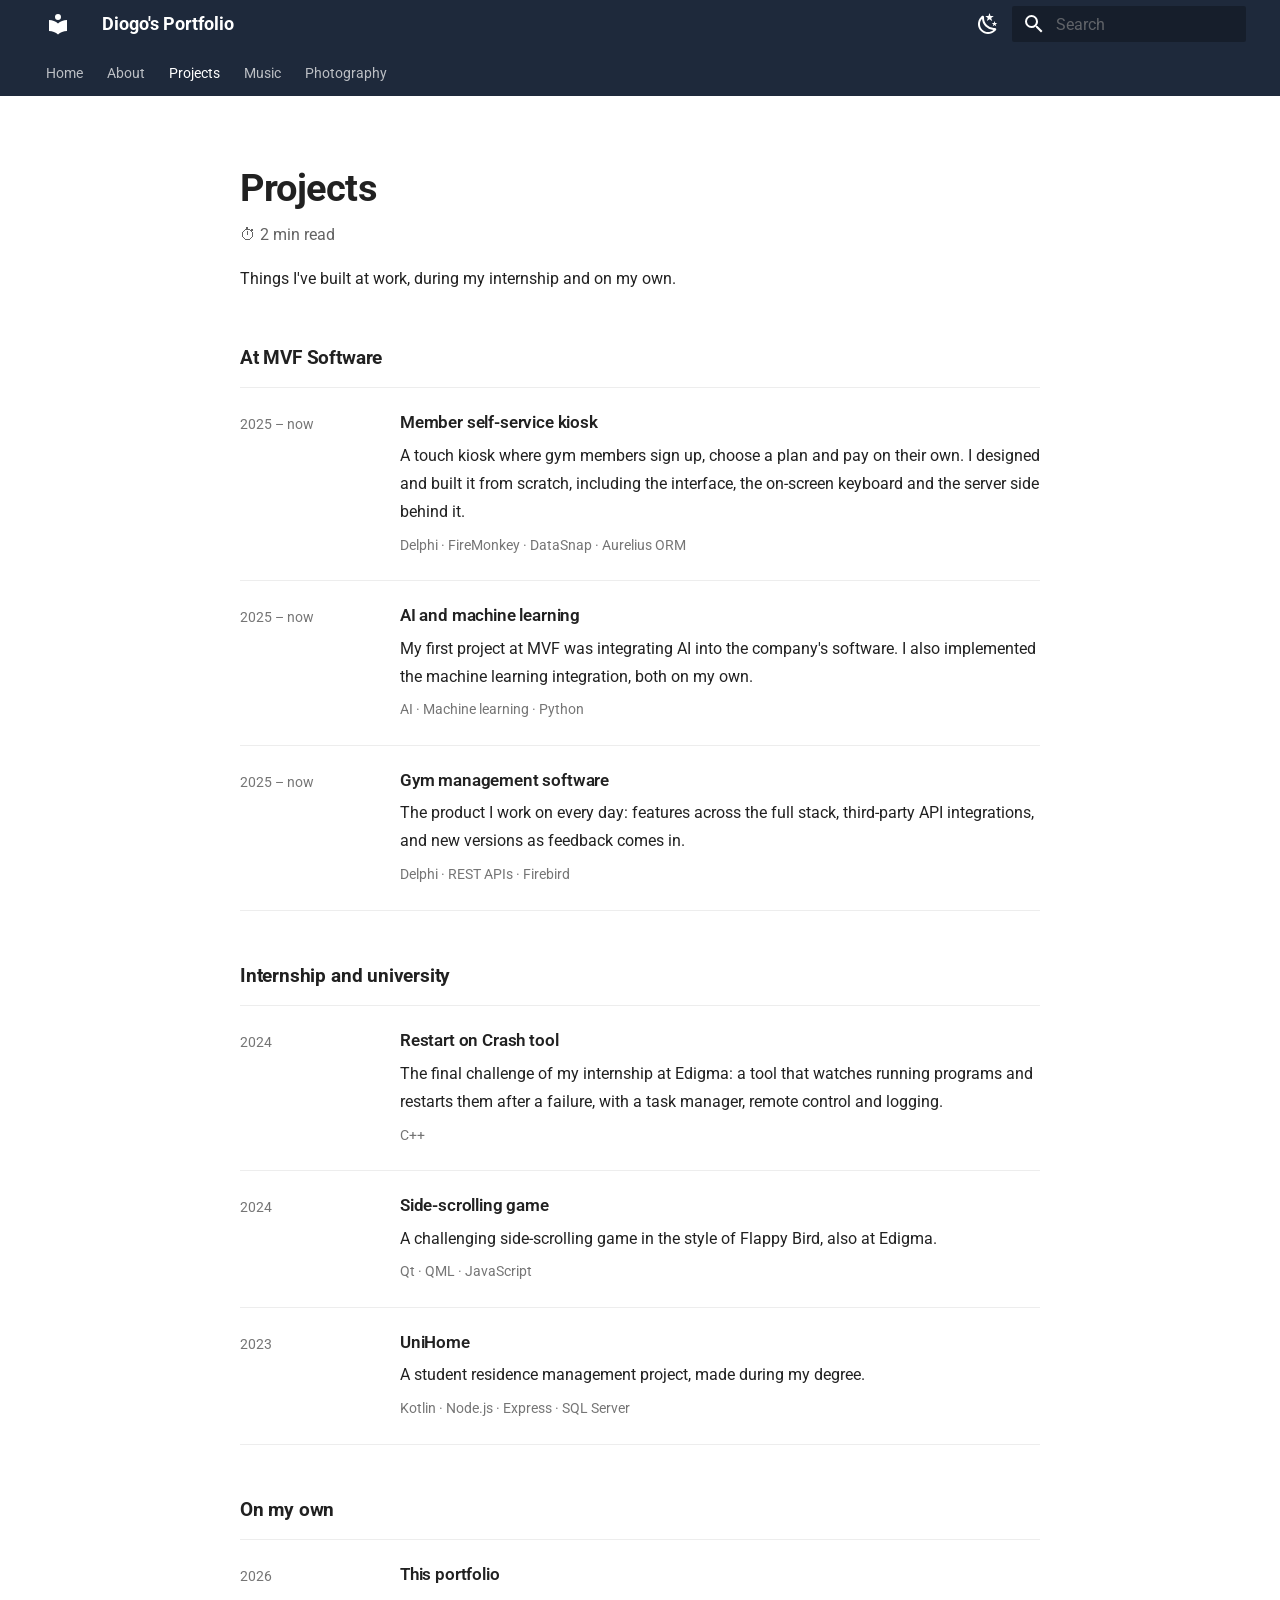
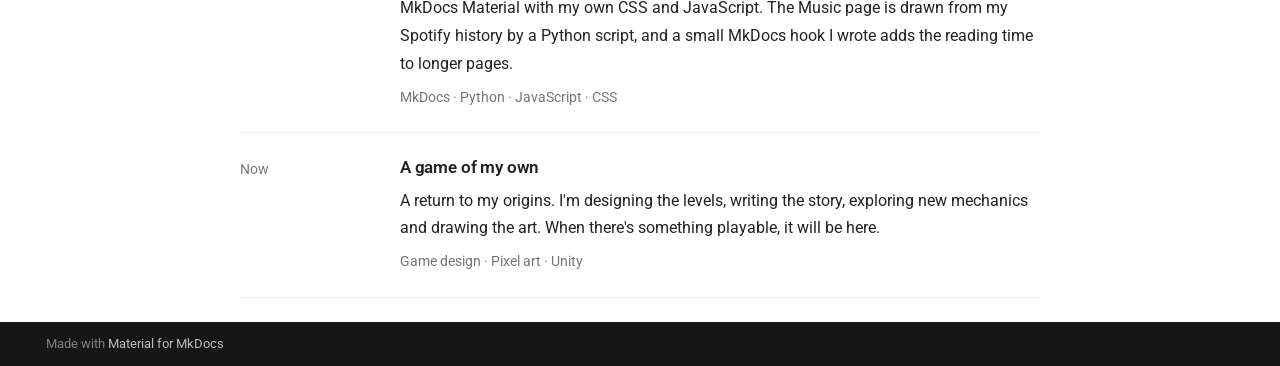
<file: projects/index.html>
<!doctype html>
<html lang="en" class="no-js">
  <head>
    
      <meta charset="utf-8">
      <meta name="viewport" content="width=device-width,initial-scale=1">
      
        <meta name="description" content="Junior developer portfolio">
      
      
      
        <link rel="canonical" href="https://diogo110.github.io/MkDocs/projects/">
      
      
        <link rel="prev" href="../about/">
      
      
        <link rel="next" href="../music/">
      
      
        
      
      
      <link rel="icon" href="../assets/favicon.png">
      <meta name="generator" content="mkdocs-1.6.1, mkdocs-material-9.7.7">
    
    
      
        <title>Projects - Diogo's Portfolio</title>
      
    
    
      <link rel="stylesheet" href="../assets/stylesheets/main.ec1eaa64.min.css">
      
        
        <link rel="stylesheet" href="../assets/stylesheets/palette.ab4e12ef.min.css">
      
      


    
    
      
    
    
      
        
        
        <link rel="preconnect" href="https://fonts.gstatic.com" crossorigin>
        <link rel="stylesheet" href="https://fonts.googleapis.com/css?family=Roboto:300,300i,400,400i,700,700i%7CRoboto+Mono:400,400i,700,700i&display=fallback">
        <style>:root{--md-text-font:"Roboto";--md-code-font:"Roboto Mono"}</style>
      
    
    
      <link rel="stylesheet" href="../css/extra.css">
    
      <link rel="stylesheet" href="../css/music.css">
    
    <script>__md_scope=new URL("..",location),__md_hash=e=>[...e].reduce(((e,_)=>(e<<5)-e+_.charCodeAt(0)),0),__md_get=(e,_=localStorage,t=__md_scope)=>JSON.parse(_.getItem(t.pathname+"."+e)),__md_set=(e,_,t=localStorage,a=__md_scope)=>{try{t.setItem(a.pathname+"."+e,JSON.stringify(_))}catch(e){}}</script>
    
      

    
    
  </head>
  
  
    
    
      
    
    
    
    
    <body dir="ltr" data-md-color-scheme="default" data-md-color-primary="custom" data-md-color-accent="custom">
  
    
    <input class="md-toggle" data-md-toggle="drawer" type="checkbox" id="__drawer" autocomplete="off">
    <input class="md-toggle" data-md-toggle="search" type="checkbox" id="__search" autocomplete="off">
    <label class="md-overlay" for="__drawer"></label>
    <div data-md-component="skip">
      
        
        <a href="#projects" class="md-skip">
          Skip to content
        </a>
      
    </div>
    <div data-md-component="announce">
      
    </div>
    
    
      

<header class="md-header" data-md-component="header">
  <nav class="md-header__inner md-grid" aria-label="Header">
    <a href=".." title="Diogo&#39;s Portfolio" class="md-header__button md-logo" aria-label="Diogo's Portfolio" data-md-component="logo">
      
  
  <svg xmlns="http://www.w3.org/2000/svg" viewBox="0 0 24 24"><path d="M12 8a3 3 0 0 0 3-3 3 3 0 0 0-3-3 3 3 0 0 0-3 3 3 3 0 0 0 3 3m0 3.54C9.64 9.35 6.5 8 3 8v11c3.5 0 6.64 1.35 9 3.54 2.36-2.19 5.5-3.54 9-3.54V8c-3.5 0-6.64 1.35-9 3.54"/></svg>

    </a>
    <label class="md-header__button md-icon" for="__drawer">
      
      <svg xmlns="http://www.w3.org/2000/svg" viewBox="0 0 24 24"><path d="M3 6h18v2H3zm0 5h18v2H3zm0 5h18v2H3z"/></svg>
    </label>
    <div class="md-header__title" data-md-component="header-title">
      <div class="md-header__ellipsis">
        <div class="md-header__topic">
          <span class="md-ellipsis">
            Diogo's Portfolio
          </span>
        </div>
        <div class="md-header__topic" data-md-component="header-topic">
          <span class="md-ellipsis">
            
              Projects
            
          </span>
        </div>
      </div>
    </div>
    
      
        <form class="md-header__option" data-md-component="palette">
  
    
    
    
    <input class="md-option" data-md-color-media="" data-md-color-scheme="default" data-md-color-primary="custom" data-md-color-accent="custom"  aria-label="Modo escuro"  type="radio" name="__palette" id="__palette_0">
    
      <label class="md-header__button md-icon" title="Modo escuro" for="__palette_1" hidden>
        <svg xmlns="http://www.w3.org/2000/svg" viewBox="0 0 24 24"><path d="m17.75 4.09-2.53 1.94.91 3.06-2.63-1.81-2.63 1.81.91-3.06-2.53-1.94L12.44 4l1.06-3 1.06 3zm3.5 6.91-1.64 1.25.59 1.98-1.7-1.17-1.7 1.17.59-1.98L15.75 11l2.06-.05L18.5 9l.69 1.95zm-2.28 4.95c.83-.08 1.72 1.1 1.19 1.85-.32.45-.66.87-1.08 1.27C15.17 23 8.84 23 4.94 19.07c-3.91-3.9-3.91-10.24 0-14.14.4-.4.82-.76 1.27-1.08.75-.53 1.93.36 1.85 1.19-.27 2.86.69 5.83 2.89 8.02a9.96 9.96 0 0 0 8.02 2.89m-1.64 2.02a12.08 12.08 0 0 1-7.8-3.47c-2.17-2.19-3.33-5-3.49-7.82-2.81 3.14-2.7 7.96.31 10.98 3.02 3.01 7.84 3.12 10.98.31"/></svg>
      </label>
    
  
    
    
    
    <input class="md-option" data-md-color-media="" data-md-color-scheme="slate" data-md-color-primary="custom" data-md-color-accent="custom"  aria-label="Modo claro"  type="radio" name="__palette" id="__palette_1">
    
      <label class="md-header__button md-icon" title="Modo claro" for="__palette_0" hidden>
        <svg xmlns="http://www.w3.org/2000/svg" viewBox="0 0 24 24"><path d="M12 7a5 5 0 0 1 5 5 5 5 0 0 1-5 5 5 5 0 0 1-5-5 5 5 0 0 1 5-5m0 2a3 3 0 0 0-3 3 3 3 0 0 0 3 3 3 3 0 0 0 3-3 3 3 0 0 0-3-3m0-7 2.39 3.42C13.65 5.15 12.84 5 12 5s-1.65.15-2.39.42zM3.34 7l4.16-.35A7.2 7.2 0 0 0 5.94 8.5c-.44.74-.69 1.5-.83 2.29zm.02 10 1.76-3.77a7.131 7.131 0 0 0 2.38 4.14zM20.65 7l-1.77 3.79a7.02 7.02 0 0 0-2.38-4.15zm-.01 10-4.14.36c.59-.51 1.12-1.14 1.54-1.86.42-.73.69-1.5.83-2.29zM12 22l-2.41-3.44c.74.27 1.55.44 2.41.44.82 0 1.63-.17 2.37-.44z"/></svg>
      </label>
    
  
</form>
      
    
    
      <script>var palette=__md_get("__palette");if(palette&&palette.color){if("(prefers-color-scheme)"===palette.color.media){var media=matchMedia("(prefers-color-scheme: light)"),input=document.querySelector(media.matches?"[data-md-color-media='(prefers-color-scheme: light)']":"[data-md-color-media='(prefers-color-scheme: dark)']");palette.color.media=input.getAttribute("data-md-color-media"),palette.color.scheme=input.getAttribute("data-md-color-scheme"),palette.color.primary=input.getAttribute("data-md-color-primary"),palette.color.accent=input.getAttribute("data-md-color-accent")}for(var[key,value]of Object.entries(palette.color))document.body.setAttribute("data-md-color-"+key,value)}</script>
    
    
    
      
      
        <label class="md-header__button md-icon" for="__search">
          
          <svg xmlns="http://www.w3.org/2000/svg" viewBox="0 0 24 24"><path d="M9.5 3A6.5 6.5 0 0 1 16 9.5c0 1.61-.59 3.09-1.56 4.23l.27.27h.79l5 5-1.5 1.5-5-5v-.79l-.27-.27A6.52 6.52 0 0 1 9.5 16 6.5 6.5 0 0 1 3 9.5 6.5 6.5 0 0 1 9.5 3m0 2C7 5 5 7 5 9.5S7 14 9.5 14 14 12 14 9.5 12 5 9.5 5"/></svg>
        </label>
        <div class="md-search" data-md-component="search" role="dialog">
  <label class="md-search__overlay" for="__search"></label>
  <div class="md-search__inner" role="search">
    <form class="md-search__form" name="search">
      <input type="text" class="md-search__input" name="query" aria-label="Search" placeholder="Search" autocapitalize="off" autocorrect="off" autocomplete="off" spellcheck="false" data-md-component="search-query" required>
      <label class="md-search__icon md-icon" for="__search">
        
        <svg xmlns="http://www.w3.org/2000/svg" viewBox="0 0 24 24"><path d="M9.5 3A6.5 6.5 0 0 1 16 9.5c0 1.61-.59 3.09-1.56 4.23l.27.27h.79l5 5-1.5 1.5-5-5v-.79l-.27-.27A6.52 6.52 0 0 1 9.5 16 6.5 6.5 0 0 1 3 9.5 6.5 6.5 0 0 1 9.5 3m0 2C7 5 5 7 5 9.5S7 14 9.5 14 14 12 14 9.5 12 5 9.5 5"/></svg>
        
        <svg xmlns="http://www.w3.org/2000/svg" viewBox="0 0 24 24"><path d="M20 11v2H8l5.5 5.5-1.42 1.42L4.16 12l7.92-7.92L13.5 5.5 8 11z"/></svg>
      </label>
      <nav class="md-search__options" aria-label="Search">
        
        <button type="reset" class="md-search__icon md-icon" title="Clear" aria-label="Clear" tabindex="-1">
          
          <svg xmlns="http://www.w3.org/2000/svg" viewBox="0 0 24 24"><path d="M19 6.41 17.59 5 12 10.59 6.41 5 5 6.41 10.59 12 5 17.59 6.41 19 12 13.41 17.59 19 19 17.59 13.41 12z"/></svg>
        </button>
      </nav>
      
    </form>
    <div class="md-search__output">
      <div class="md-search__scrollwrap" tabindex="0" data-md-scrollfix>
        <div class="md-search-result" data-md-component="search-result">
          <div class="md-search-result__meta">
            Initializing search
          </div>
          <ol class="md-search-result__list" role="presentation"></ol>
        </div>
      </div>
    </div>
  </div>
</div>
      
    
    
  </nav>
  
</header>
    
    <div class="md-container" data-md-component="container">
      
      
        
          
            
<nav class="md-tabs" aria-label="Tabs" data-md-component="tabs">
  <div class="md-grid">
    <ul class="md-tabs__list">
      
        
  
  
  
  
    <li class="md-tabs__item">
      <a href=".." class="md-tabs__link">
        
  
  
    
  
  Home

      </a>
    </li>
  

      
        
  
  
  
  
    <li class="md-tabs__item">
      <a href="../about/" class="md-tabs__link">
        
  
  
    
  
  About

      </a>
    </li>
  

      
        
  
  
  
    
  
  
    <li class="md-tabs__item md-tabs__item--active">
      <a href="./" class="md-tabs__link">
        
  
  
    
  
  Projects

      </a>
    </li>
  

      
        
  
  
  
  
    <li class="md-tabs__item">
      <a href="../music/" class="md-tabs__link">
        
  
  
    
  
  Music

      </a>
    </li>
  

      
        
  
  
  
  
    <li class="md-tabs__item">
      <a href="../photography/" class="md-tabs__link">
        
  
  
    
  
  Photography

      </a>
    </li>
  

      
    </ul>
  </div>
</nav>
          
        
      
      <main class="md-main" data-md-component="main">
        <div class="md-main__inner md-grid">
          
            
              
                
              
              <div class="md-sidebar md-sidebar--primary" data-md-component="sidebar" data-md-type="navigation" hidden>
                <div class="md-sidebar__scrollwrap">
                  <div class="md-sidebar__inner">
                    


  


<nav class="md-nav md-nav--primary md-nav--lifted" aria-label="Navigation" data-md-level="0">
  <label class="md-nav__title" for="__drawer">
    <a href=".." title="Diogo&#39;s Portfolio" class="md-nav__button md-logo" aria-label="Diogo's Portfolio" data-md-component="logo">
      
  
  <svg xmlns="http://www.w3.org/2000/svg" viewBox="0 0 24 24"><path d="M12 8a3 3 0 0 0 3-3 3 3 0 0 0-3-3 3 3 0 0 0-3 3 3 3 0 0 0 3 3m0 3.54C9.64 9.35 6.5 8 3 8v11c3.5 0 6.64 1.35 9 3.54 2.36-2.19 5.5-3.54 9-3.54V8c-3.5 0-6.64 1.35-9 3.54"/></svg>

    </a>
    Diogo's Portfolio
  </label>
  
  <ul class="md-nav__list" data-md-scrollfix>
    
      
      
  
  
  
  
    <li class="md-nav__item">
      <a href=".." class="md-nav__link">
        
  
  
  <span class="md-ellipsis">
    
  
    Home
  

    
  </span>
  
  

      </a>
    </li>
  

    
      
      
  
  
  
  
    <li class="md-nav__item">
      <a href="../about/" class="md-nav__link">
        
  
  
  <span class="md-ellipsis">
    
  
    About
  

    
  </span>
  
  

      </a>
    </li>
  

    
      
      
  
  
    
  
  
  
    <li class="md-nav__item md-nav__item--active">
      
      <input class="md-nav__toggle md-toggle" type="checkbox" id="__toc">
      
      
        
      
      
        <label class="md-nav__link md-nav__link--active" for="__toc">
          
  
  
  <span class="md-ellipsis">
    
  
    Projects
  

    
  </span>
  
  

          <span class="md-nav__icon md-icon"></span>
        </label>
      
      <a href="./" class="md-nav__link md-nav__link--active">
        
  
  
  <span class="md-ellipsis">
    
  
    Projects
  

    
  </span>
  
  

      </a>
      
        

<nav class="md-nav md-nav--secondary" aria-label="Table of contents">
  
  
  
    
  
  
    <label class="md-nav__title" for="__toc">
      <span class="md-nav__icon md-icon"></span>
      Table of contents
    </label>
    <ul class="md-nav__list" data-md-component="toc" data-md-scrollfix>
      
        <li class="md-nav__item">
  <a href="#at-mvf-software" class="md-nav__link">
    <span class="md-ellipsis">
      
        At MVF Software
      
    </span>
  </a>
  
</li>
      
        <li class="md-nav__item">
  <a href="#internship-and-university" class="md-nav__link">
    <span class="md-ellipsis">
      
        Internship and university
      
    </span>
  </a>
  
</li>
      
        <li class="md-nav__item">
  <a href="#on-my-own" class="md-nav__link">
    <span class="md-ellipsis">
      
        On my own
      
    </span>
  </a>
  
</li>
      
    </ul>
  
</nav>
      
    </li>
  

    
      
      
  
  
  
  
    <li class="md-nav__item">
      <a href="../music/" class="md-nav__link">
        
  
  
  <span class="md-ellipsis">
    
  
    Music
  

    
  </span>
  
  

      </a>
    </li>
  

    
      
      
  
  
  
  
    <li class="md-nav__item">
      <a href="../photography/" class="md-nav__link">
        
  
  
  <span class="md-ellipsis">
    
  
    Photography
  

    
  </span>
  
  

      </a>
    </li>
  

    
  </ul>
</nav>
                  </div>
                </div>
              </div>
            
            
              
                
              
              <div class="md-sidebar md-sidebar--secondary" data-md-component="sidebar" data-md-type="toc" hidden>
                <div class="md-sidebar__scrollwrap">
                  <div class="md-sidebar__inner">
                    

<nav class="md-nav md-nav--secondary" aria-label="Table of contents">
  
  
  
    
  
  
    <label class="md-nav__title" for="__toc">
      <span class="md-nav__icon md-icon"></span>
      Table of contents
    </label>
    <ul class="md-nav__list" data-md-component="toc" data-md-scrollfix>
      
        <li class="md-nav__item">
  <a href="#at-mvf-software" class="md-nav__link">
    <span class="md-ellipsis">
      
        At MVF Software
      
    </span>
  </a>
  
</li>
      
        <li class="md-nav__item">
  <a href="#internship-and-university" class="md-nav__link">
    <span class="md-ellipsis">
      
        Internship and university
      
    </span>
  </a>
  
</li>
      
        <li class="md-nav__item">
  <a href="#on-my-own" class="md-nav__link">
    <span class="md-ellipsis">
      
        On my own
      
    </span>
  </a>
  
</li>
      
    </ul>
  
</nav>
                  </div>
                </div>
              </div>
            
          
          
            <div class="md-content" data-md-component="content">
              
              <article class="md-content__inner md-typeset">
                
                  
  




<h1 id="projects">Projects</h1>
<p class="reading-time" style="opacity: 0.7; font-size: 0.8rem; margin-top: -0.6rem;">⏱ 2 min read</p>

<p>Things I've built at work, during my internship and on my own.</p>
<h2 id="at-mvf-software">At MVF Software</h2>
<div class="rows">
  <div class="row">
    <span class="row__when">2025 – now</span>
    <div>
      <h3>Member self-service kiosk</h3>
      <p>A touch kiosk where gym members sign up, choose a plan and pay on their own. I designed and built it from scratch, including the interface, the on-screen keyboard and the server side behind it.</p>
      <p class="row__tech">Delphi · FireMonkey · DataSnap · Aurelius ORM</p>
    </div>
  </div>
  <div class="row">
    <span class="row__when">2025 – now</span>
    <div>
      <h3>AI and machine learning</h3>
      <p>My first project at MVF was integrating AI into the company's software. I also implemented the machine learning integration, both on my own.</p>
      <p class="row__tech">AI · Machine learning · Python</p>
    </div>
  </div>
  <div class="row">
    <span class="row__when">2025 – now</span>
    <div>
      <h3>Gym management software</h3>
      <p>The product I work on every day: features across the full stack, third-party API integrations, and new versions as feedback comes in.</p>
      <p class="row__tech">Delphi · REST APIs · Firebird</p>
    </div>
  </div>
</div>

<h2 id="internship-and-university">Internship and university</h2>
<div class="rows">
  <div class="row">
    <span class="row__when">2024</span>
    <div>
      <h3>Restart on Crash tool</h3>
      <p>The final challenge of my internship at Edigma: a tool that watches running programs and restarts them after a failure, with a task manager, remote control and logging.</p>
      <p class="row__tech">C++</p>
    </div>
  </div>
  <div class="row">
    <span class="row__when">2024</span>
    <div>
      <h3>Side-scrolling game</h3>
      <p>A challenging side-scrolling game in the style of Flappy Bird, also at Edigma.</p>
      <p class="row__tech">Qt · QML · JavaScript</p>
    </div>
  </div>
  <div class="row">
    <span class="row__when">2023</span>
    <div>
      <h3>UniHome</h3>
      <p>A student residence management project, made during my degree.</p>
      <p class="row__tech">Kotlin · Node.js · Express · SQL Server</p>
    </div>
  </div>
</div>

<h2 id="on-my-own">On my own</h2>
<div class="rows">
  <div class="row">
    <span class="row__when">2026</span>
    <div>
      <h3>This portfolio</h3>
      <p>MkDocs Material with my own CSS and JavaScript. The Music page is drawn from my Spotify history by a Python script, and a small MkDocs hook I wrote adds the reading time to longer pages.</p>
      <p class="row__tech">MkDocs · Python · JavaScript · CSS</p>
    </div>
  </div>
  <div class="row">
    <span class="row__when">Now</span>
    <div>
      <h3>A game of my own</h3>
      <p>A return to my origins. I'm designing the levels, writing the story, exploring new mechanics and drawing the art. When there's something playable, it will be here.</p>
      <p class="row__tech">Game design · Pixel art · Unity</p>
    </div>
  </div>
</div>







  
  




  



                
              </article>
            </div>
          
          
<script>var target=document.getElementById(location.hash.slice(1));target&&target.name&&(target.checked=target.name.startsWith("__tabbed_"))</script>
        </div>
        
          <button type="button" class="md-top md-icon" data-md-component="top" hidden>
  
  <svg xmlns="http://www.w3.org/2000/svg" viewBox="0 0 24 24"><path d="M13 20h-2V8l-5.5 5.5-1.42-1.42L12 4.16l7.92 7.92-1.42 1.42L13 8z"/></svg>
  Back to top
</button>
        
      </main>
      
        <footer class="md-footer">
  
  <div class="md-footer-meta md-typeset">
    <div class="md-footer-meta__inner md-grid">
      <div class="md-copyright">
  
  
    Made with
    <a href="https://squidfunk.github.io/mkdocs-material/" target="_blank" rel="noopener">
      Material for MkDocs
    </a>
  
</div>
      
    </div>
  </div>
</footer>
      
    </div>
    <div class="md-dialog" data-md-component="dialog">
      <div class="md-dialog__inner md-typeset"></div>
    </div>
    
    
    
      
      
      <script id="__config" type="application/json">{"annotate": null, "base": "..", "features": ["navigation.tabs", "navigation.top", "content.code.copy"], "search": "../assets/javascripts/workers/search.2c215733.min.js", "tags": null, "translations": {"clipboard.copied": "Copied to clipboard", "clipboard.copy": "Copy to clipboard", "search.result.more.one": "1 more on this page", "search.result.more.other": "# more on this page", "search.result.none": "No matching documents", "search.result.one": "1 matching document", "search.result.other": "# matching documents", "search.result.placeholder": "Type to start searching", "search.result.term.missing": "Missing", "select.version": "Select version"}, "version": null}</script>
    
    
      <script src="../assets/javascripts/bundle.d7400e89.min.js"></script>
      
        <script src="../js/extra.js"></script>
      
        <script src="../js/spotify.js"></script>
      
        <script src="../js/gallery.js"></script>
      
    
  </body>
</html>
</file>
<file: css/extra.css>
:root,
[data-md-color-scheme="default"] {
  --md-primary-fg-color: #1e293b;
  --md-primary-fg-color--light: #334155;
  --md-primary-fg-color--dark: #0f172a;
  --md-accent-fg-color: #0f766e;
  --md-typeset-a-color: #0f766e;
}

[data-md-color-scheme="slate"] {
  --md-default-bg-color: #0b1120;
  --md-footer-bg-color: #070c18;
  --md-footer-bg-color--dark: #05080f;
  --md-code-bg-color: #111a2e;
  --md-default-fg-color: #e2e8f0;
  --md-default-fg-color--light: #b4c0d4;
  --md-default-fg-color--lighter: #7d8aa3;
  --md-default-fg-color--lightest: #1f2a44;
  --md-typeset-color: #e2e8f0;
  --card-bg: #111a2e;
  --card-borda: #22304d;
  --suave: #94a3b8;
}

[data-md-color-scheme="slate"] .md-typeset h1,
[data-md-color-scheme="slate"] .md-typeset h2:not(.destacado),
[data-md-color-scheme="slate"] .md-typeset h3 { color: #f8fafc; }

[data-md-color-scheme="slate"] .md-typeset h2,
[data-md-color-scheme="slate"] .md-typeset h3 { font-weight: 600; }

.md-typeset h1 {
  color: var(--md-typeset-color);
  font-weight: 700;
  border-bottom: 3px solid var(--md-accent-fg-color);
  padding-bottom: 0.3em;
}

.md-content:has(#music-intro) .md-typeset h2 {
  cursor: pointer;
}

.md-typeset h2.destacado {
  color: var(--md-accent-fg-color);
}

:root {
  --card-bg: color-mix(in srgb, var(--md-accent-fg-color) 7%, var(--md-default-bg-color));
  --card-borda: color-mix(in srgb, var(--md-accent-fg-color) 22%, transparent);
  --suave: color-mix(in srgb, var(--md-default-fg-color) 60%, transparent);
}

.reveal {
  opacity: 0;
  transform: translateY(14px);
  transition: opacity 0.5s ease, transform 0.5s ease;
  transition-delay: calc(var(--i, 0) * 55ms);
}
.reveal.in {
  opacity: 1;
  transform: none;
}

[data-md-color-scheme="slate"] .md-content:not(:has(#music-intro)) {
  --md-typeset-a-color: #5eead4;
}

.md-content:not(:has(#music-intro)) .md-content__inner {
  max-width: 40rem;
  margin-left: auto;
  margin-right: auto;
  padding-top: 1.5rem;
}

.md-content:not(:has(#music-intro)) .md-typeset {
  font-size: 0.82rem;
  line-height: 1.7;
}

.md-content:not(:has(#music-intro)) .md-typeset h1 {
  border-bottom: none;
  padding-bottom: 0;
  margin-bottom: 1rem;
  font-size: 1.9rem;
  letter-spacing: -0.02em;
}

.md-content:not(:has(#music-intro)) .md-typeset h2 {
  margin: 2.6rem 0 0.8rem;
  font-size: 0.95rem;
  font-weight: 700;
  color: var(--md-default-fg-color);
}

.md-content:not(:has(#music-intro)) .md-typeset a {
  text-decoration: underline;
  text-decoration-thickness: 1px;
  text-underline-offset: 3px;
}

.md-content:not(:has(#music-intro)) .md-typeset ul {
  margin-left: 0;
}

.md-typeset .avatar {
  display: block;
  width: 88px;
  height: 88px;
  margin: 0 0 1.5rem;
  border-radius: 50%;
  object-fit: cover;
}

.rows {
  border-top: 1px solid var(--md-default-fg-color--lightest);
}

.row {
  display: grid;
  grid-template-columns: 7rem 1fr;
  gap: 1rem;
  padding: 1.1rem 0;
  border-bottom: 1px solid var(--md-default-fg-color--lightest);
}

.row__when {
  padding-top: 0.15rem;
  font-size: 0.72rem;
  color: var(--md-default-fg-color--light);
  font-variant-numeric: tabular-nums;
}

.md-typeset .row h3 {
  margin: 0 0 0.3rem;
  font-size: 0.85rem;
  font-weight: 600;
}

.md-typeset .row p {
  margin: 0;
}

.md-typeset .row .row__tech {
  margin-top: 0.4rem;
  font-size: 0.72rem;
  color: var(--md-default-fg-color--light);
}

.gallery-intro {
  color: var(--md-default-fg-color--light);
}

.gallery-filtros {
  display: flex;
  flex-wrap: wrap;
  gap: 1.2rem;
  margin: 1rem 0 1.4rem;
}

.gallery-filtros button {
  padding: 0 0 0.15rem;
  border: 0;
  border-bottom: 1px solid transparent;
  background: none;
  font: inherit;
  font-size: 0.75rem;
  color: var(--md-default-fg-color--light);
  cursor: pointer;
}

.gallery-filtros button:hover,
.gallery-filtros button.active {
  color: var(--md-default-fg-color);
  border-bottom-color: currentColor;
}

.gallery {
  display: grid;
  grid-template-columns: repeat(2, 1fr);
  gap: 1.5rem 1rem;
}

.md-content .md-typeset a.photo,
.md-content:not(:has(#music-intro)) .md-typeset a.photo {
  display: flex;
  flex-direction: column;
  gap: 0.4rem;
  color: var(--md-default-fg-color--light);
  text-decoration: none;
  font-size: 0.72rem;
}

.md-typeset a.photo[hidden] {
  display: none;
}

.md-typeset a.photo img {
  width: 100%;
  aspect-ratio: 4 / 3;
  object-fit: cover;
  margin: 0;
  border-radius: 2px;
}

@media (max-width: 600px) {
  .row {
    grid-template-columns: 1fr;
    gap: 0.2rem;
  }
  .gallery {
    grid-template-columns: 1fr;
  }
}

@media (prefers-reduced-motion: reduce) {
  .reveal {
    opacity: 1;
    transform: none;
    transition: none;
  }
}
</file>
<file: css/music.css>
.music-intro { font-size: 1.05rem; }
.music-note { margin-top: 2rem; font-size: 0.7rem; color: var(--suave); }
.subtitle { margin: 0 0 0.4rem; font-size: 0.65rem; text-transform: uppercase; letter-spacing: 0.06em; color: var(--suave); }

.stat-cards { display: grid; grid-template-columns: repeat(auto-fit, minmax(min(140px, 100%), 1fr)); gap: 0.6rem; margin: 1rem 0; }
.stat-card { background: var(--card-bg); border: 1px solid var(--card-borda); border-radius: 12px; padding: 0.7rem 0.9rem; transition: transform 0.2s, border-color 0.2s; }
.stat-card:hover { transform: translateY(-3px); border-color: var(--md-accent-fg-color); }
.stat-card strong { display: block; font-size: 1.45rem; line-height: 1.1; white-space: nowrap; color: var(--md-accent-fg-color); font-variant-numeric: tabular-nums; }
.stat-card span { font-size: 0.7rem; color: var(--suave); }
.stat-cards--small strong { font-size: 1.2rem; }

.donut { display: flex; align-items: center; gap: 0.7rem; }
.donut svg { width: 52px; flex: none; }
.donut__track { fill: none; stroke: color-mix(in srgb, var(--md-default-fg-color) 10%, transparent); stroke-width: 7; }
.donut__value { fill: none; stroke: var(--md-accent-fg-color); stroke-width: 7; stroke-linecap: round; }
.donut__value { stroke-dasharray: var(--c); stroke-dashoffset: var(--c); }
.donut__value { transform: rotate(-90deg); transform-origin: 32px 32px; transition: stroke-dashoffset 1.2s cubic-bezier(0.2, 0.8, 0.2, 1); }
.donut.in .donut__value { stroke-dashoffset: calc(var(--c) * (1 - var(--p) / 100)); }

.timeline svg { display: block; width: 100%; height: auto; overflow: visible; }
.timeline__line { fill: none; stroke: var(--md-accent-fg-color); stroke-width: 2.2; stroke-linejoin: round; }
.timeline__line { stroke-dasharray: 1; stroke-dashoffset: 1; transition: stroke-dashoffset 1.8s ease; }
.timeline.in .timeline__line { stroke-dashoffset: 0; }
.timeline__area { opacity: 0; transition: opacity 1.2s ease 0.6s; }
.timeline.in .timeline__area { opacity: 1; }
.timeline__axis { stroke: color-mix(in srgb, var(--md-default-fg-color) 25%, transparent); }
.timeline text { font-size: 9px; fill: var(--suave); text-anchor: middle; }
.timeline__zones rect { fill: transparent; }
.timeline__zones rect:hover { fill: color-mix(in srgb, var(--md-accent-fg-color) 18%, transparent); }
.timeline__note { margin: 0.2rem 0 0; font-size: 0.7rem; color: var(--suave); }

.duo { display: grid; grid-template-columns: 1fr 1fr; gap: 1.5rem; }
@media (max-width: 700px) { .duo { grid-template-columns: 1fr; } }

.rank { display: grid; grid-template-columns: 1.4rem 1fr; gap: 0.5rem; align-items: center; margin: 0.45rem 0; }
.rank__num { font-size: 1.1rem; font-weight: 700; text-align: right; color: var(--suave); }
.rank--top .rank__num, .rank--top .rank__row b { color: var(--md-accent-fg-color); }
.rank--top .rank__row b { font-size: 1.05rem; }
.rank__row { display: flex; justify-content: space-between; gap: 1rem; font-size: 0.78rem; }
.rank__row span { color: var(--suave); font-variant-numeric: tabular-nums; }
.rank__bar { height: 8px; margin-top: 3px; border-radius: 6px; overflow: hidden; background: color-mix(in srgb, var(--md-default-fg-color) 8%, transparent); }
.rank__bar i { display: block; width: 0; height: 100%; border-radius: 6px; background: linear-gradient(90deg, color-mix(in srgb, var(--md-accent-fg-color) 55%, transparent), var(--md-accent-fg-color)); }
.rank__bar i { transition: width 1s cubic-bezier(0.2, 0.8, 0.2, 1) calc(var(--i, 0) * 55ms + 150ms); }
.rank.in .rank__bar i { width: var(--w); }

.tracks { list-style: none; margin: 0; padding: 0; counter-reset: track; }
.tracks li { counter-increment: track; display: flex; justify-content: space-between; align-items: center; gap: 0.7rem; margin: 0.25rem 0; padding: 0.4rem 0.7rem; border-radius: 10px; border: 1px solid transparent; background: var(--card-bg); }
.tracks li:hover { border-color: var(--card-borda); }
.tracks li::before { content: counter(track); min-width: 1.2rem; font-weight: 700; color: var(--suave); }
.tracks__name { flex: 1; display: flex; flex-direction: column; font-size: 0.78rem; font-weight: 600; }
.tracks small { font-size: 0.66rem; font-weight: 400; color: var(--suave); }
.tracks__plays { font-weight: 700; text-align: right; color: var(--md-accent-fg-color); font-variant-numeric: tabular-nums; }

.years { --axis-w: 3.4rem; --plot-h: 240px; display: block; padding: 0.4rem 0 0; }
.ychart { position: relative; padding: 1.6rem 0 0; }
.ychart__unit { position: absolute; top: 0; left: 0; font-size: 0.62rem; text-transform: uppercase; letter-spacing: 0.06em; color: var(--suave); }
.ychart__grid { position: absolute; left: 0; right: 0; top: 1.6rem; height: var(--plot-h); pointer-events: none; }
.ychart__tick { position: absolute; left: 0; right: 0; bottom: var(--y); height: 1px; display: flex; align-items: center; }
.ychart__tick span { flex: none; width: var(--axis-w); box-sizing: border-box; padding-right: 0.6rem; text-align: right; font-size: 0.62rem; color: var(--suave); font-variant-numeric: tabular-nums; }
.ychart__tick::after { content: ""; flex: 1; height: 1px; background: color-mix(in srgb, var(--md-default-fg-color) 9%, transparent); }
.ychart__tick:first-child::after { background: color-mix(in srgb, var(--md-default-fg-color) 28%, transparent); }
.ychart__bars { position: relative; display: flex; gap: 0.7rem; margin-left: var(--axis-w); }
.ybar { flex: 1 1 0; min-width: 0; display: flex; flex-direction: column; align-items: center; text-align: center; outline: none; }
.ybar__plot { position: relative; display: flex; align-items: flex-end; justify-content: center; width: 100%; height: var(--plot-h); }
.ybar__col { position: relative; box-sizing: border-box; width: 100%; max-width: 64px; height: 0; border-radius: 8px 8px 2px 2px; background: linear-gradient(180deg, var(--md-accent-fg-color), color-mix(in srgb, var(--md-accent-fg-color) 40%, transparent)); }
.ybar__col { transition: height 1s cubic-bezier(0.2, 0.8, 0.2, 1) calc(var(--i, 0) * 70ms), filter 0.2s, box-shadow 0.2s; }
.ybar.in .ybar__col { height: max(var(--h), 3px); }
.ybar:hover .ybar__col, .ybar:focus-visible .ybar__col { filter: brightness(1.15); box-shadow: 0 6px 18px color-mix(in srgb, var(--md-accent-fg-color) 35%, transparent); }
.ybar__val { position: absolute; bottom: 100%; left: 50%; transform: translateX(-50%); margin-bottom: 5px; white-space: nowrap; font-size: 0.7rem; font-weight: 600; font-variant-numeric: tabular-nums; opacity: 0; transition: opacity 0.4s ease calc(var(--i, 0) * 70ms + 0.7s); }
.ybar.in .ybar__val { opacity: 1; }
.ybar__val em { font-style: normal; font-weight: 400; color: var(--suave); }
.ybar--peak .ybar__val { color: var(--md-accent-fg-color); }
.ybar__year { margin-top: 0.55rem; font-size: 0.78rem; }
.ybar__tag { font-size: 0.55rem; font-weight: 700; text-transform: uppercase; letter-spacing: 0.05em; color: var(--md-accent-fg-color); }
.ybar__artist { margin-top: 2px; font-size: 0.58rem; line-height: 1.2; color: var(--suave); overflow-wrap: anywhere; }
.ybar--partial .ybar__col { background: repeating-linear-gradient(45deg, color-mix(in srgb, var(--md-accent-fg-color) 30%, transparent) 0 4px, transparent 4px 9px); border: 2px dashed var(--md-accent-fg-color); border-bottom: 0; }
.ychart__legend { display: flex; flex-wrap: wrap; gap: 0.4rem 1.4rem; margin: 0.9rem 0 0 var(--axis-w); font-size: 0.7rem; color: var(--suave); }
.ychart__legend span { display: inline-flex; align-items: center; gap: 0.45rem; }
.ychart__legend i { width: 16px; height: 10px; box-sizing: border-box; border-radius: 3px; background: var(--md-accent-fg-color); }
.ychart__legend i.is-dashed { background: transparent; border: 1.5px dashed var(--md-accent-fg-color); }
@media (max-width: 600px) {
  .years { --axis-w: 2.8rem; --plot-h: 200px; }
  .ychart__bars { gap: 0.25rem; }
  .ybar__val { font-size: 0.6rem; }
  .ybar__val em, .ybar__artist { display: none; }
  .ybar__year { font-size: 0.62rem; }
}

.heatmap { --gap: 3px; }

.heatmap { --heat-0: #e5ebf2; --heat-1: #b4ebe2; --heat-2: #6ed4c6; --heat-3: #25aa9c; --heat-4: #0f766e; --heat-5: #0a4a46; --heat-accent: #0f766e; }

[data-md-color-scheme="slate"] .heatmap { --heat-0: #1c2740; --heat-1: #0f4c4a; --heat-2: #0e8074; --heat-3: #2dc4b0; --heat-4: #7ae8d4; --heat-5: #d5fff6; --heat-accent: #5eead4; }
.heatmap [data-level="0"] { background: var(--heat-0); }
.heatmap [data-level="1"] { background: var(--heat-1); }
.heatmap [data-level="2"] { background: var(--heat-2); }
.heatmap [data-level="3"] { background: var(--heat-3); }
.heatmap [data-level="4"] { background: var(--heat-4); }
.heatmap [data-level="5"] { background: var(--heat-5); }
.heatmap__grid { display: grid; gap: var(--gap); }
.heatmap__row { display: grid; grid-template-columns: 2.2rem repeat(24, minmax(0, 1fr)) 3rem; gap: var(--gap); align-items: center; }
.heatmap__hour, .heatmap__day, .heatmap__total, .heatmap__total-head { font-size: 0.6rem; color: var(--suave); white-space: nowrap; transition: color 0.15s, opacity 0.15s; }
.heatmap__hour { justify-self: center; }
.heatmap__hour--quiet { opacity: 0; }
.heatmap__total, .heatmap__total-head { text-align: right; font-variant-numeric: tabular-nums; }
.heatmap__cell { aspect-ratio: 1; border-radius: 3px; }
.heatmap__cell { transition: transform 0.2s cubic-bezier(0.34, 1.56, 0.64, 1), box-shadow 0.2s; }
.heatmap__cell:hover, .heatmap__cell.is-active { transform: scale(1.75); z-index: 2; box-shadow: 0 0 0 1px var(--md-default-bg-color), 0 0 0 2.5px var(--md-default-fg-color), 0 6px 14px rgba(0, 0, 0, 0.35); }
.heatmap__day.is-hot, .heatmap__hour.is-hot { color: var(--heat-accent); font-weight: 700; }
.heatmap__hour--quiet.is-hot { opacity: 1; }

.heatmap .heatmap__cell { opacity: 0; }
@keyframes heatmap-pop { from { opacity: 0; transform: scale(0.2); } }
.heatmap.in .heatmap__cell { opacity: 1; animation: heatmap-pop 0.5s cubic-bezier(0.2, 0.9, 0.3, 1.2) var(--delay, 0ms) backwards; }

.heatmap__info { display: flex; flex-wrap: wrap; align-items: center; justify-content: space-between; gap: 0.6rem 1.5rem; margin-top: 0.9rem; }
.heatmap .subtitle { margin-bottom: 0.7rem; }
.heatmap__readout { font-size: 0.78rem; min-height: 1.3em; }
.heatmap__readout b { color: var(--heat-accent); }
.heatmap__legend { display: flex; align-items: center; gap: 0.5rem; font-size: 0.65rem; color: var(--suave); font-variant-numeric: tabular-nums; }
.heatmap__scale { display: flex; gap: 3px; }
.heatmap__scale i { display: block; width: 22px; height: 10px; border-radius: 3px; }
.md-typeset .heatmap__summary { margin: 0.7rem 0 0; font-size: 0.72rem; color: var(--suave); }

@media (max-width: 600px) {
  .heatmap__row { grid-template-columns: 2rem repeat(24, minmax(0, 1fr)); }
  .heatmap__total, .heatmap__total-head { display: none; }
  .heatmap__readout { min-height: 2.6em; }
}
@media (max-width: 380px) { .heatmap__readout { min-height: 3.9em; } }
@media (prefers-reduced-motion: reduce) {
  .heatmap .heatmap__cell { opacity: 1; animation: none !important; transition: none; }
  .heatmap__cell:hover, .heatmap__cell.is-active { transform: none; box-shadow: inset 0 0 0 1px var(--md-default-bg-color), inset 0 0 0 3px var(--md-default-fg-color); }
}

.playlists { display: grid; grid-template-columns: minmax(0, 1fr); gap: 1.2rem; }
.playlist { position: relative; isolation: isolate; overflow: hidden; display: grid; grid-template-columns: minmax(0, 2fr) minmax(0, 3fr); gap: 1.4rem; align-items: center; padding: 1.3rem; border: 1px solid var(--card-borda); border-radius: 20px; color: #fff; background: linear-gradient(135deg, hsl(var(--hue) 60% 36%), hsl(calc(var(--hue) + 40) 65% 20%)); transition: border-color 0.2s; }
.playlist:hover { border-color: var(--md-accent-fg-color); }
.playlist::before { content: ""; position: absolute; inset: -40px; z-index: -2; background: var(--art, none) center / cover; filter: blur(34px) saturate(1.6); opacity: 0; transition: opacity 0.6s; }
.playlist.has-art::before { opacity: 0.9; }
.playlist::after { content: ""; position: absolute; inset: 0; z-index: -1; background: linear-gradient(90deg, rgba(0, 0, 0, 0.58), rgba(0, 0, 0, 0.3)); }
.playlist__info { display: flex; flex-direction: column; gap: 1rem; min-width: 0; }
.playlist__art { flex: none; width: 150px; max-width: 100%; aspect-ratio: 1; overflow: hidden; border-radius: 14px; background: linear-gradient(135deg, hsl(var(--hue) 65% 48%), hsl(calc(var(--hue) + 50) 70% 28%)); box-shadow: 0 14px 30px rgba(0, 0, 0, 0.5); transition: transform 0.3s; }
.playlist:hover .playlist__art { transform: scale(1.03) rotate(-1.5deg); }
.playlist__art img, .playlist__art svg { display: block; width: 100%; height: 100%; object-fit: cover; }
.vinyl__disc, .vinyl__hole { fill: hsl(0 0% 7%); }
.vinyl__groove { fill: none; stroke: #fff; stroke-opacity: 0.09; stroke-width: 0.6; }
.vinyl__label { fill: hsl(calc(var(--hue) + 25) 85% 60%); }
.vinyl__shine { fill: #fff; fill-opacity: 0.08; }
.playlist:hover .vinyl { animation: vinyl-spin 6s linear infinite; }
@keyframes vinyl-spin { to { transform: rotate(360deg); } }
.playlist__text { min-width: 0; }
.playlist__title { display: block; font-size: 1.4rem; line-height: 1.15; text-shadow: 0 2px 12px rgba(0, 0, 0, 0.4); }
.playlist__desc { margin: 0.4rem 0 0; font-size: 0.78rem; opacity: 0.88; }
.playlist__meta { display: flex; flex-wrap: wrap; align-items: center; gap: 0.5rem 0.9rem; margin-top: 0.8rem; }
.playlist__tracks { display: inline-block; padding: 0.15rem 0.6rem; border-radius: 999px; font-size: 0.66rem; white-space: nowrap; background: rgba(0, 0, 0, 0.4); backdrop-filter: blur(6px); }
.md-typeset .playlist__link { font-size: 0.72rem; color: rgba(255, 255, 255, 0.82); }
.md-typeset .playlist__link:hover { color: #fff; text-decoration: underline; }
.playlist__player { min-width: 0; }
.playlist__player iframe { display: block; width: 100%; height: var(--player-h, 352px); border: 0; border-radius: 14px; box-shadow: 0 14px 34px rgba(0, 0, 0, 0.45); }
@media (max-width: 760px) {
  .playlist { grid-template-columns: minmax(0, 1fr); gap: 1rem; padding: 1rem; }
  .playlist__info { flex-direction: row; align-items: flex-end; }
  .playlist__art { width: 104px; }
}

.unit-bar { display: flex; flex-wrap: wrap; align-items: center; gap: 0.5rem 0.9rem; margin: 1rem 0 0.2rem; font-size: 0.75rem; color: var(--suave); }
.unit-seg { display: inline-flex; gap: 3px; padding: 3px; border: 1px solid var(--card-borda); border-radius: 12px; background: var(--card-bg); }
.unit-seg button { cursor: pointer; border: 0; border-radius: 9px; padding: 0.4rem 0.9rem; font: inherit; font-weight: 600; color: var(--md-default-fg-color); background: transparent; }
.unit-seg button[aria-pressed="true"] { color: #fff; background: var(--md-accent-fg-color); }
[data-md-color-scheme="slate"] .unit-seg button[aria-pressed="true"] { color: #04201c; }
.unit-bar small { font-size: 0.68rem; }
#music-facts.stat-cards { grid-template-columns: repeat(3, minmax(0, 1fr)); }
@media (max-width: 640px) { #music-facts.stat-cards { grid-template-columns: repeat(2, minmax(0, 1fr)); } }
@media (max-width: 420px) { #music-facts.stat-cards { grid-template-columns: minmax(0, 1fr); } }
.stat-card--time { display: grid; grid-template-columns: 1fr auto; align-items: start; gap: 0.3rem 0.5rem; min-height: 8.5rem; }
.stat-card--time strong, .stat-card--time small { grid-column: 1 / -1; }
.stat-card--time strong { margin-top: 0.3rem; white-space: normal; }
.stat-card strong em { margin-left: 0.15em; font-size: 0.55em; font-style: normal; font-weight: 500; }
.stat-card small { display: block; font-size: 0.68rem; color: var(--suave); font-variant-numeric: tabular-nums; }
.unit-chip { display: inline-flex; align-items: center; gap: 0.3rem; cursor: pointer; border: 1px solid var(--card-borda); border-radius: 999px; padding: 0.15rem 0.6rem; font: inherit; font-size: 0.65rem; font-weight: 600; white-space: nowrap; color: var(--md-accent-fg-color); background: transparent; }
.unit-chip:hover { border-color: var(--md-accent-fg-color); }
.unit-chip svg { width: 11px; height: 11px; fill: none; stroke: currentColor; stroke-width: 2; stroke-linecap: round; stroke-linejoin: round; }
.donut-pair { flex-direction: column; align-items: stretch; gap: 0.9rem; }
.donut__row { display: flex; align-items: center; gap: 0.7rem; }

.donut__row { display: flex; align-items: center; gap: 0.7rem; }

@media (prefers-reduced-motion: reduce) {
  .timeline__line, .timeline__area, .donut__value, .rank__bar i, .ybar__col, .ybar__val, .playlist, .playlist__art, .playlist::before { transition: none; }
  .playlist:hover .vinyl { animation: none; }
}
</file>
<file: assets/stylesheets/main.ec1eaa64.min.css>
@charset "UTF-8";html{-webkit-text-size-adjust:none;-moz-text-size-adjust:none;text-size-adjust:none;box-sizing:border-box}*,:after,:before{box-sizing:inherit}@media (prefers-reduced-motion){*,:after,:before{transition:none!important}}body{margin:0}a,button,input,label{-webkit-tap-highlight-color:transparent}a{color:inherit;text-decoration:none}hr{border:0;box-sizing:initial;display:block;height:.05rem;overflow:visible;padding:0}small{font-size:80%}sub,sup{line-height:1em}img{border-style:none}table{border-collapse:initial;border-spacing:0}td,th{font-weight:400;vertical-align:top}button{background:#0000;border:0;font-family:inherit;font-size:inherit;margin:0;padding:0}input{border:0;outline:none}:root{--md-primary-fg-color:#4051b5;--md-primary-fg-color--light:#5d6cc0;--md-primary-fg-color--dark:#303fa1;--md-primary-bg-color:#fff;--md-primary-bg-color--light:#ffffffb3;--md-accent-fg-color:#526cfe;--md-accent-fg-color--transparent:#526cfe1a;--md-accent-bg-color:#fff;--md-accent-bg-color--light:#ffffffb3}[data-md-color-scheme=default]{color-scheme:light}[data-md-color-scheme=default] img[src$="#gh-dark-mode-only"],[data-md-color-scheme=default] img[src$="#only-dark"]{display:none}:root,[data-md-color-scheme=default]{--md-hue:225deg;--md-default-fg-color:#000000de;--md-default-fg-color--light:#0000008a;--md-default-fg-color--lighter:#00000052;--md-default-fg-color--lightest:#00000012;--md-default-bg-color:#fff;--md-default-bg-color--light:#ffffffb3;--md-default-bg-color--lighter:#ffffff4d;--md-default-bg-color--lightest:#ffffff1f;--md-code-fg-color:#36464e;--md-code-bg-color:#f5f5f5;--md-code-bg-color--light:#f5f5f5b3;--md-code-bg-color--lighter:#f5f5f54d;--md-code-hl-color:#4287ff;--md-code-hl-color--light:#4287ff1a;--md-code-hl-number-color:#d52a2a;--md-code-hl-special-color:#db1457;--md-code-hl-function-color:#a846b9;--md-code-hl-constant-color:#6e59d9;--md-code-hl-keyword-color:#3f6ec6;--md-code-hl-string-color:#1c7d4d;--md-code-hl-name-color:var(--md-code-fg-color);--md-code-hl-operator-color:var(--md-default-fg-color--light);--md-code-hl-punctuation-color:var(--md-default-fg-color--light);--md-code-hl-comment-color:var(--md-default-fg-color--light);--md-code-hl-generic-color:var(--md-default-fg-color--light);--md-code-hl-variable-color:var(--md-default-fg-color--light);--md-typeset-color:var(--md-default-fg-color);--md-typeset-a-color:var(--md-primary-fg-color);--md-typeset-del-color:#f5503d26;--md-typeset-ins-color:#0bd57026;--md-typeset-kbd-color:#fafafa;--md-typeset-kbd-accent-color:#fff;--md-typeset-kbd-border-color:#b8b8b8;--md-typeset-mark-color:#ffff0080;--md-typeset-table-color:#0000001f;--md-typeset-table-color--light:rgba(0,0,0,.035);--md-admonition-fg-color:var(--md-default-fg-color);--md-admonition-bg-color:var(--md-default-bg-color);--md-warning-fg-color:#000000de;--md-warning-bg-color:#ff9;--md-footer-fg-color:#fff;--md-footer-fg-color--light:#ffffffb3;--md-footer-fg-color--lighter:#ffffff73;--md-footer-bg-color:#000000de;--md-footer-bg-color--dark:#00000052;--md-shadow-z1:0 0.2rem 0.5rem #0000000d,0 0 0.05rem #0000001a;--md-shadow-z2:0 0.2rem 0.5rem #0000001a,0 0 0.05rem #00000040;--md-shadow-z3:0 0.2rem 0.5rem #0003,0 0 0.05rem #00000059}.md-icon svg{fill:currentcolor;display:block;height:1.2rem;width:1.2rem}body{-webkit-font-smoothing:antialiased;-moz-osx-font-smoothing:grayscale;--md-text-font-family:var(--md-text-font,_),-apple-system,BlinkMacSystemFont,Helvetica,Arial,sans-serif;--md-code-font-family:var(--md-code-font,_),SFMono-Regular,Consolas,Menlo,monospace}aside,body,input{font-feature-settings:"kern","liga";color:var(--md-typeset-color);font-family:var(--md-text-font-family)}code,kbd,pre{font-feature-settings:"kern";font-family:var(--md-code-font-family)}:root{--md-typeset-table-sort-icon:url('data:image/svg+xml;charset=utf-8,<svg xmlns="http://www.w3.org/2000/svg" viewBox="0 0 24 24"><path d="m18 21-4-4h3V7h-3l4-4 4 4h-3v10h3M2 19v-2h10v2M2 13v-2h7v2M2 7V5h4v2z"/></svg>');--md-typeset-table-sort-icon--asc:url('data:image/svg+xml;charset=utf-8,<svg xmlns="http://www.w3.org/2000/svg" viewBox="0 0 24 24"><path d="M19 17h3l-4 4-4-4h3V3h2M2 17h10v2H2M6 5v2H2V5m0 6h7v2H2z"/></svg>');--md-typeset-table-sort-icon--desc:url('data:image/svg+xml;charset=utf-8,<svg xmlns="http://www.w3.org/2000/svg" viewBox="0 0 24 24"><path d="M19 7h3l-4-4-4 4h3v14h2M2 17h10v2H2M6 5v2H2V5m0 6h7v2H2z"/></svg>')}.md-typeset{-webkit-print-color-adjust:exact;color-adjust:exact;font-size:.8rem;line-height:1.6;overflow-wrap:break-word}@media print{.md-typeset{font-size:.68rem}}.md-typeset blockquote,.md-typeset dl,.md-typeset figure,.md-typeset ol,.md-typeset pre,.md-typeset ul{margin-bottom:1em;margin-top:1em}.md-typeset h1{color:var(--md-default-fg-color--light);font-size:2em;line-height:1.3;margin:0 0 1.25em}.md-typeset h1,.md-typeset h2{font-weight:300;letter-spacing:-.01em}.md-typeset h2{font-size:1.5625em;line-height:1.4;margin:1.6em 0 .64em}.md-typeset h3{font-size:1.25em;font-weight:400;letter-spacing:-.01em;line-height:1.5;margin:1.6em 0 .8em}.md-typeset h2+h3{margin-top:.8em}.md-typeset h4{font-weight:700;letter-spacing:-.01em;margin:1em 0}.md-typeset h5,.md-typeset h6{color:var(--md-default-fg-color--light);font-size:.8em;font-weight:700;letter-spacing:-.01em;margin:1.25em 0}.md-typeset h5{text-transform:uppercase}.md-typeset h5 code{text-transform:none}.md-typeset hr{border-bottom:.05rem solid var(--md-default-fg-color--lightest);display:flow-root;margin:1.5em 0}.md-typeset a{color:var(--md-typeset-a-color);word-break:break-word}.md-typeset a,.md-typeset a:before{transition:color 125ms}.md-typeset a:focus,.md-typeset a:hover{color:var(--md-accent-fg-color)}.md-typeset a:focus code,.md-typeset a:hover code{background-color:var(--md-accent-fg-color--transparent);color:var(--md-accent-fg-color)}.md-typeset a code{color:var(--md-typeset-a-color)}.md-typeset a.focus-visible{outline-color:var(--md-accent-fg-color);outline-offset:.2rem}.md-typeset code,.md-typeset kbd,.md-typeset pre{color:var(--md-code-fg-color);direction:ltr;font-variant-ligatures:none;transition:background-color 125ms}@media print{.md-typeset code,.md-typeset kbd,.md-typeset pre{white-space:pre-wrap}}.md-typeset code{background-color:var(--md-code-bg-color);border-radius:.1rem;-webkit-box-decoration-break:clone;box-decoration-break:clone;font-size:.85em;padding:0 .2941176471em;transition:color 125ms,background-color 125ms;word-break:break-word}.md-typeset code:not(.focus-visible){-webkit-tap-highlight-color:transparent;outline:none}.md-typeset pre{display:flow-root;line-height:1.4;position:relative}.md-typeset pre>code{-webkit-box-decoration-break:slice;box-decoration-break:slice;box-shadow:none;display:block;margin:0;outline-color:var(--md-accent-fg-color);overflow:auto;padding:.7720588235em 1.1764705882em;scrollbar-color:var(--md-default-fg-color--lighter) #0000;scrollbar-width:thin;touch-action:auto;word-break:normal}.md-typeset pre>code:hover{scrollbar-color:var(--md-accent-fg-color) #0000}.md-typeset pre>code::-webkit-scrollbar{height:.2rem;width:.2rem}.md-typeset pre>code::-webkit-scrollbar-thumb{background-color:var(--md-default-fg-color--lighter)}.md-typeset pre>code::-webkit-scrollbar-thumb:hover{background-color:var(--md-accent-fg-color)}.md-typeset kbd{background-color:var(--md-typeset-kbd-color);border-radius:.1rem;box-shadow:0 .1rem 0 .05rem var(--md-typeset-kbd-border-color),0 .1rem 0 var(--md-typeset-kbd-border-color),0 -.1rem .2rem var(--md-typeset-kbd-accent-color) inset;color:var(--md-default-fg-color);display:inline-block;font-size:.75em;padding:0 .6666666667em;vertical-align:text-top;word-break:break-word}.md-typeset mark{background-color:var(--md-typeset-mark-color);-webkit-box-decoration-break:clone;box-decoration-break:clone;color:inherit;word-break:break-word}.md-typeset abbr{cursor:help;text-decoration:none}.md-typeset [data-preview],.md-typeset abbr{border-bottom:.05rem dotted var(--md-default-fg-color--light)}.md-typeset small{opacity:.75}[dir=ltr] .md-typeset sub,[dir=ltr] .md-typeset sup{margin-left:.078125em}[dir=rtl] .md-typeset sub,[dir=rtl] .md-typeset sup{margin-right:.078125em}[dir=ltr] .md-typeset blockquote{padding-left:.6rem}[dir=rtl] .md-typeset blockquote{padding-right:.6rem}[dir=ltr] .md-typeset blockquote{border-left:.2rem solid var(--md-default-fg-color--lighter)}[dir=rtl] .md-typeset blockquote{border-right:.2rem solid var(--md-default-fg-color--lighter)}.md-typeset blockquote{color:var(--md-default-fg-color--light);margin-left:0;margin-right:0}.md-typeset ul{list-style-type:disc}.md-typeset ul[type]{list-style-type:revert-layer}[dir=ltr] .md-typeset ol,[dir=ltr] .md-typeset ul{margin-left:.625em}[dir=rtl] .md-typeset ol,[dir=rtl] .md-typeset ul{margin-right:.625em}.md-typeset ol,.md-typeset ul{padding:0}.md-typeset ol:not([hidden]),.md-typeset ul:not([hidden]){display:flow-root}.md-typeset ol ol,.md-typeset ul ol{list-style-type:lower-alpha}.md-typeset ol ol ol,.md-typeset ul ol ol{list-style-type:lower-roman}.md-typeset ol ol ol ol,.md-typeset ul ol ol ol{list-style-type:upper-alpha}.md-typeset ol ol ol ol ol,.md-typeset ul ol ol ol ol{list-style-type:upper-roman}.md-typeset ol[type],.md-typeset ul[type]{list-style-type:revert-layer}[dir=ltr] .md-typeset ol li,[dir=ltr] .md-typeset ul li{margin-left:1.25em}[dir=rtl] .md-typeset ol li,[dir=rtl] .md-typeset ul li{margin-right:1.25em}.md-typeset ol li,.md-typeset ul li{margin-bottom:.5em}.md-typeset ol li blockquote,.md-typeset ol li p,.md-typeset ul li blockquote,.md-typeset ul li p{margin:.5em 0}.md-typeset ol li:last-child,.md-typeset ul li:last-child{margin-bottom:0}[dir=ltr] .md-typeset ol li ol,[dir=ltr] .md-typeset ol li ul,[dir=ltr] .md-typeset ul li ol,[dir=ltr] .md-typeset ul li ul{margin-left:.625em}[dir=rtl] .md-typeset ol li ol,[dir=rtl] .md-typeset ol li ul,[dir=rtl] .md-typeset ul li ol,[dir=rtl] .md-typeset ul li ul{margin-right:.625em}.md-typeset ol li ol,.md-typeset ol li ul,.md-typeset ul li ol,.md-typeset ul li ul{margin-bottom:.5em;margin-top:.5em}[dir=ltr] .md-typeset dd{margin-left:1.875em}[dir=rtl] .md-typeset dd{margin-right:1.875em}.md-typeset dd{margin-bottom:1.5em;margin-top:1em}.md-typeset img,.md-typeset svg,.md-typeset video{height:auto;max-width:100%}.md-typeset img[align=left]{margin:1em 1em 1em 0}.md-typeset img[align=right]{margin:1em 0 1em 1em}.md-typeset img[align]:only-child{margin-top:0}.md-typeset figure{display:flow-root;margin:1em auto;max-width:100%;text-align:center;width:fit-content}.md-typeset figure img{display:block;margin:0 auto}.md-typeset figcaption{font-style:italic;margin:1em auto;max-width:24rem}.md-typeset iframe{max-width:100%}.md-typeset table:not([class]){background-color:var(--md-default-bg-color);border:.05rem solid var(--md-typeset-table-color);border-radius:.1rem;display:inline-block;font-size:.64rem;max-width:100%;overflow:auto;touch-action:auto}@media print{.md-typeset table:not([class]){display:table}}.md-typeset table:not([class])+*{margin-top:1.5em}.md-typeset table:not([class]) td>:first-child,.md-typeset table:not([class]) th>:first-child{margin-top:0}.md-typeset table:not([class]) td>:last-child,.md-typeset table:not([class]) th>:last-child{margin-bottom:0}.md-typeset table:not([class]) td:not([align]),.md-typeset table:not([class]) th:not([align]){text-align:left}[dir=rtl] .md-typeset table:not([class]) td:not([align]),[dir=rtl] .md-typeset table:not([class]) th:not([align]){text-align:right}.md-typeset table:not([class]) th{font-weight:700;min-width:5rem;padding:.9375em 1.25em;vertical-align:top}.md-typeset table:not([class]) td{border-top:.05rem solid var(--md-typeset-table-color);padding:.9375em 1.25em;vertical-align:top}.md-typeset table:not([class]) tbody tr{transition:background-color 125ms}.md-typeset table:not([class]) tbody tr:hover{background-color:var(--md-typeset-table-color--light);box-shadow:0 .05rem 0 var(--md-default-bg-color) inset}.md-typeset table:not([class]) a{word-break:normal}.md-typeset table th[role=columnheader]{cursor:pointer}[dir=ltr] .md-typeset table th[role=columnheader]:after{margin-left:.5em}[dir=rtl] .md-typeset table th[role=columnheader]:after{margin-right:.5em}.md-typeset table th[role=columnheader]:after{content:"";display:inline-block;height:1.2em;-webkit-mask-image:var(--md-typeset-table-sort-icon);mask-image:var(--md-typeset-table-sort-icon);-webkit-mask-repeat:no-repeat;mask-repeat:no-repeat;-webkit-mask-size:contain;mask-size:contain;transition:background-color 125ms;vertical-align:text-bottom;width:1.2em}.md-typeset table th[role=columnheader]:hover:after{background-color:var(--md-default-fg-color--lighter)}.md-typeset table th[role=columnheader][aria-sort=ascending]:after{background-color:var(--md-default-fg-color--light);-webkit-mask-image:var(--md-typeset-table-sort-icon--asc);mask-image:var(--md-typeset-table-sort-icon--asc)}.md-typeset table th[role=columnheader][aria-sort=descending]:after{background-color:var(--md-default-fg-color--light);-webkit-mask-image:var(--md-typeset-table-sort-icon--desc);mask-image:var(--md-typeset-table-sort-icon--desc)}.md-typeset__scrollwrap{margin:1em -.8rem;overflow-x:auto;touch-action:auto}.md-typeset__table{display:inline-block;margin-bottom:.5em;padding:0 .8rem}@media print{.md-typeset__table{display:block}}html .md-typeset__table table{display:table;margin:0;overflow:hidden;width:100%}@media screen and (max-width:44.984375em){.md-content__inner>pre{margin:1em -.8rem}.md-content__inner>pre code{border-radius:0}}.md-typeset .md-author{border-radius:100%;display:block;flex-shrink:0;height:1.6rem;overflow:hidden;position:relative;transition:color 125ms,transform 125ms;width:1.6rem}.md-typeset .md-author img{display:block}.md-typeset .md-author--more{background:var(--md-default-fg-color--lightest);color:var(--md-default-fg-color--lighter);font-size:.6rem;font-weight:700;line-height:1.6rem;text-align:center}.md-typeset .md-author--long{height:2.4rem;width:2.4rem}.md-typeset a.md-author{transform:scale(1)}.md-typeset a.md-author img{border-radius:100%;filter:grayscale(100%) opacity(75%);transition:filter 125ms}.md-typeset a.md-author:focus,.md-typeset a.md-author:hover{transform:scale(1.1);z-index:1}.md-typeset a.md-author:focus img,.md-typeset a.md-author:hover img{filter:grayscale(0)}.md-banner{background-color:var(--md-footer-bg-color);color:var(--md-footer-fg-color);overflow:auto}@media print{.md-banner{display:none}}.md-banner--warning{background-color:var(--md-warning-bg-color);color:var(--md-warning-fg-color)}.md-banner__inner{font-size:.7rem;margin:.6rem auto;padding:0 .8rem}[dir=ltr] .md-banner__button{float:right}[dir=rtl] .md-banner__button{float:left}.md-banner__button{color:inherit;cursor:pointer;transition:opacity .25s}.no-js .md-banner__button{display:none}.md-banner__button:hover{opacity:.7}html{font-size:125%;height:100%;overflow-x:hidden}@media screen and (min-width:100em){html{font-size:137.5%}}@media screen and (min-width:125em){html{font-size:150%}}body{background-color:var(--md-default-bg-color);display:flex;flex-direction:column;font-size:.5rem;min-height:100%;position:relative;width:100%}@media print{body{display:block}}@media screen and (max-width:59.984375em){body[data-md-scrolllock]{position:fixed}}.md-grid{margin-left:auto;margin-right:auto;max-width:61rem}.md-container{display:flex;flex-direction:column;flex-grow:1}@media print{.md-container{display:block}}.md-main{flex-grow:1}.md-main__inner{display:flex;height:100%;margin-top:1.5rem}.md-ellipsis{overflow:hidden;text-overflow:ellipsis}.md-toggle{display:none}.md-option{height:0;opacity:0;position:absolute;width:0}.md-option:checked+label:not([hidden]){display:block}.md-option.focus-visible+label{outline-color:var(--md-accent-fg-color);outline-style:auto}.md-skip{background-color:var(--md-default-fg-color);border-radius:.1rem;color:var(--md-default-bg-color);font-size:.64rem;margin:.5rem;opacity:0;outline-color:var(--md-accent-fg-color);padding:.3rem .5rem;position:fixed;transform:translateY(.4rem);z-index:-1}.md-skip:focus{opacity:1;transform:translateY(0);transition:transform .25s cubic-bezier(.4,0,.2,1),opacity 175ms 75ms;z-index:10}@page{margin:25mm}:root{--md-clipboard-icon:url('data:image/svg+xml;charset=utf-8,<svg xmlns="http://www.w3.org/2000/svg" viewBox="0 0 24 24"><path d="M19 21H8V7h11m0-2H8a2 2 0 0 0-2 2v14a2 2 0 0 0 2 2h11a2 2 0 0 0 2-2V7a2 2 0 0 0-2-2m-3-4H4a2 2 0 0 0-2 2v14h2V3h12z"/></svg>')}.md-clipboard{border-radius:.1rem;color:var(--md-default-fg-color--lightest);cursor:pointer;height:1.5em;outline-color:var(--md-accent-fg-color);outline-offset:.1rem;transition:color .25s;width:1.5em;z-index:1}@media print{.md-clipboard{display:none}}.md-clipboard:not(.focus-visible){-webkit-tap-highlight-color:transparent;outline:none}:hover>.md-clipboard{color:var(--md-default-fg-color--light)}.md-clipboard:focus,.md-clipboard:hover{color:var(--md-accent-fg-color)}.md-clipboard:after{background-color:currentcolor;content:"";display:block;height:1.125em;margin:0 auto;-webkit-mask-image:var(--md-clipboard-icon);mask-image:var(--md-clipboard-icon);-webkit-mask-position:center;mask-position:center;-webkit-mask-repeat:no-repeat;mask-repeat:no-repeat;-webkit-mask-size:contain;mask-size:contain;width:1.125em}.md-clipboard--inline{cursor:pointer}.md-clipboard--inline code{transition:color .25s,background-color .25s}.md-clipboard--inline:focus code,.md-clipboard--inline:hover code{background-color:var(--md-accent-fg-color--transparent);color:var(--md-accent-fg-color)}:root{--md-code-select-icon:url('data:image/svg+xml;charset=utf-8,<svg xmlns="http://www.w3.org/2000/svg" viewBox="0 0 24 24"><path d="M19 19h-4v2h4c1.1 0 2-.9 2-2v-4h-2m0-12h-4v2h4v4h2V5c0-1.1-.9-2-2-2M5 5h4V3H5c-1.1 0-2 .9-2 2v4h2m0 6H3v4c0 1.1.9 2 2 2h4v-2H5zm2-4h2v2H7zm4 0h2v2h-2zm4 0h2v2h-2zM7 7h2v2H7zm4 0h2v2h-2zm4 0h2v2h-2zm-8 8h2v2H7zm4 0h2v2h-2zm4 0h2v2h-2z"/></svg>');--md-code-copy-icon:url('data:image/svg+xml;charset=utf-8,<svg xmlns="http://www.w3.org/2000/svg" viewBox="0 0 24 24"><path d="M19 21H8V7h11m0-2H8a2 2 0 0 0-2 2v14a2 2 0 0 0 2 2h11a2 2 0 0 0 2-2V7a2 2 0 0 0-2-2m-3-4H4a2 2 0 0 0-2 2v14h2V3h12z"/></svg>')}.md-typeset .md-code__content{display:grid}.md-code__nav{background-color:var(--md-code-bg-color--lighter);border-radius:.1rem;display:flex;gap:.2rem;padding:.2rem;position:absolute;right:.25em;top:.25em;transition:background-color .25s;z-index:1}:hover>.md-code__nav{background-color:var(--md-code-bg-color--light)}.md-code__button{color:var(--md-default-fg-color--lightest);cursor:pointer;display:block;height:1.5em;outline-color:var(--md-accent-fg-color);outline-offset:.1rem;transition:color .25s;width:1.5em}:hover>*>.md-code__button{color:var(--md-default-fg-color--light)}.md-code__button.focus-visible,.md-code__button:hover{color:var(--md-accent-fg-color)}.md-code__button--active{color:var(--md-default-fg-color)!important}.md-code__button:after{background-color:currentcolor;content:"";display:block;height:1.125em;margin:0 auto;-webkit-mask-position:center;mask-position:center;-webkit-mask-repeat:no-repeat;mask-repeat:no-repeat;-webkit-mask-size:contain;mask-size:contain;width:1.125em}.md-code__button[data-md-type=select]:after{-webkit-mask-image:var(--md-code-select-icon);mask-image:var(--md-code-select-icon)}.md-code__button[data-md-type=copy]:after{-webkit-mask-image:var(--md-code-copy-icon);mask-image:var(--md-code-copy-icon)}@keyframes consent{0%{opacity:0;transform:translateY(100%)}to{opacity:1;transform:translateY(0)}}@keyframes overlay{0%{opacity:0}to{opacity:1}}.md-consent__overlay{animation:overlay .25s both;-webkit-backdrop-filter:blur(.1rem);backdrop-filter:blur(.1rem);background-color:#0000008a;height:100%;opacity:1;position:fixed;top:0;width:100%;z-index:5}.md-consent__inner{animation:consent .5s cubic-bezier(.1,.7,.1,1) both;background-color:var(--md-default-bg-color);border:0;border-radius:.1rem;bottom:0;box-shadow:0 0 .2rem #0000001a,0 .2rem .4rem #0003;max-height:100%;overflow:auto;padding:0;position:fixed;width:100%;z-index:5}.md-consent__form{padding:.8rem}.md-consent__settings{display:none;margin:1em 0}input:checked+.md-consent__settings{display:block}.md-consent__controls{margin-bottom:.8rem}.md-typeset .md-consent__controls .md-button{display:inline}@media screen and (max-width:44.984375em){.md-typeset .md-consent__controls .md-button{display:block;margin-top:.4rem;text-align:center;width:100%}}.md-consent label{cursor:pointer}.md-content{flex-grow:1;min-width:0}.md-content__inner{margin:0 .8rem 1.2rem;padding-top:.6rem}@media screen and (min-width:76.25em){[dir=ltr] .md-sidebar--primary:not([hidden])~.md-content>.md-content__inner{margin-left:1.2rem}[dir=ltr] .md-sidebar--secondary:not([hidden])~.md-content>.md-content__inner,[dir=rtl] .md-sidebar--primary:not([hidden])~.md-content>.md-content__inner{margin-right:1.2rem}[dir=rtl] .md-sidebar--secondary:not([hidden])~.md-content>.md-content__inner{margin-left:1.2rem}}.md-content__inner:before{content:"";display:block;height:.4rem}.md-content__inner>:last-child{margin-bottom:0}[dir=ltr] .md-content__button{float:right}[dir=rtl] .md-content__button{float:left}[dir=ltr] .md-content__button{margin-left:.4rem}[dir=rtl] .md-content__button{margin-right:.4rem}.md-content__button{margin:.4rem 0;padding:0}@media print{.md-content__button{display:none}}.md-typeset .md-content__button{color:var(--md-default-fg-color--lighter)}.md-content__button svg{display:inline;vertical-align:top}[dir=rtl] .md-content__button svg{transform:scaleX(-1)}[dir=ltr] .md-dialog{right:.8rem}[dir=rtl] .md-dialog{left:.8rem}.md-dialog{background-color:var(--md-default-fg-color);border-radius:.1rem;bottom:.8rem;box-shadow:var(--md-shadow-z3);min-width:11.1rem;opacity:0;padding:.4rem .6rem;pointer-events:none;position:fixed;transform:translateY(100%);transition:transform 0ms .4s,opacity .4s;z-index:4}@media print{.md-dialog{display:none}}.md-dialog--active{opacity:1;pointer-events:auto;transform:translateY(0);transition:transform .4s cubic-bezier(.075,.85,.175,1),opacity .4s}.md-dialog__inner{color:var(--md-default-bg-color);font-size:.7rem}.md-feedback{margin:2em 0 1em;text-align:center}.md-feedback fieldset{border:none;margin:0;padding:0}.md-feedback__title{font-weight:700;margin:1em auto}.md-feedback__inner{position:relative}.md-feedback__list{display:flex;flex-wrap:wrap;place-content:baseline center;position:relative}.md-feedback__list:hover .md-icon:not(:disabled){color:var(--md-default-fg-color--lighter)}:disabled .md-feedback__list{min-height:1.8rem}.md-feedback__icon{color:var(--md-default-fg-color--light);cursor:pointer;flex-shrink:0;margin:0 .1rem;transition:color 125ms}.md-feedback__icon:not(:disabled).md-icon:hover{color:var(--md-accent-fg-color)}.md-feedback__icon:disabled{color:var(--md-default-fg-color--lightest);pointer-events:none}.md-feedback__note{opacity:0;position:relative;transform:translateY(.4rem);transition:transform .4s cubic-bezier(.1,.7,.1,1),opacity .15s}.md-feedback__note>*{margin:0 auto;max-width:16rem}:disabled .md-feedback__note{opacity:1;transform:translateY(0)}@media print{.md-feedback{display:none}}.md-footer{background-color:var(--md-footer-bg-color);color:var(--md-footer-fg-color)}@media print{.md-footer{display:none}}.md-footer__inner{justify-content:space-between;overflow:auto;padding:.2rem}.md-footer__inner:not([hidden]){display:flex}.md-footer__link{align-items:end;display:flex;flex-grow:0.01;margin-bottom:.4rem;margin-top:1rem;max-width:100%;outline-color:var(--md-accent-fg-color);overflow:hidden;transition:opacity .25s}.md-footer__link:focus,.md-footer__link:hover{opacity:.7}[dir=rtl] .md-footer__link svg{transform:scaleX(-1)}@media screen and (max-width:44.984375em){.md-footer__link--prev{flex-shrink:0}.md-footer__link--prev .md-footer__title{display:none}}[dir=ltr] .md-footer__link--next{margin-left:auto}[dir=rtl] .md-footer__link--next{margin-right:auto}.md-footer__link--next{text-align:right}[dir=rtl] .md-footer__link--next{text-align:left}.md-footer__title{flex-grow:1;font-size:.9rem;margin-bottom:.7rem;max-width:calc(100% - 2.4rem);padding:0 1rem;white-space:nowrap}.md-footer__button{margin:.2rem;padding:.4rem}.md-footer__direction{font-size:.64rem;opacity:.7}.md-footer-meta{background-color:var(--md-footer-bg-color--dark)}.md-footer-meta__inner{display:flex;flex-wrap:wrap;justify-content:space-between;padding:.2rem}html .md-footer-meta.md-typeset a{color:var(--md-footer-fg-color--light)}html .md-footer-meta.md-typeset a:focus,html .md-footer-meta.md-typeset a:hover{color:var(--md-footer-fg-color)}.md-copyright{color:var(--md-footer-fg-color--lighter);font-size:.64rem;margin:auto .6rem;padding:.4rem 0;width:100%}@media screen and (min-width:45em){.md-copyright{width:auto}}.md-copyright__highlight{color:var(--md-footer-fg-color--light)}.md-social{display:inline-flex;gap:.2rem;margin:0 .4rem;padding:.2rem 0 .6rem}@media screen and (min-width:45em){.md-social{padding:.6rem 0}}.md-social__link{display:inline-block;height:1.6rem;text-align:center;width:1.6rem}.md-social__link:before{line-height:1.9}.md-social__link svg{fill:currentcolor;max-height:.8rem;vertical-align:-25%}.md-typeset .md-button{border:.1rem solid;border-radius:.1rem;color:var(--md-primary-fg-color);cursor:pointer;display:inline-block;font-weight:700;padding:.625em 2em;transition:color 125ms,background-color 125ms,border-color 125ms}.md-typeset .md-button--primary{background-color:var(--md-primary-fg-color);border-color:var(--md-primary-fg-color);color:var(--md-primary-bg-color)}.md-typeset .md-button:focus,.md-typeset .md-button:hover{background-color:var(--md-accent-fg-color);border-color:var(--md-accent-fg-color);color:var(--md-accent-bg-color)}[dir=ltr] .md-typeset .md-input{border-top-left-radius:.1rem}[dir=ltr] .md-typeset .md-input,[dir=rtl] .md-typeset .md-input{border-top-right-radius:.1rem}[dir=rtl] .md-typeset .md-input{border-top-left-radius:.1rem}.md-typeset .md-input{border-bottom:.1rem solid var(--md-default-fg-color--lighter);box-shadow:var(--md-shadow-z1);font-size:.8rem;height:1.8rem;padding:0 .6rem;transition:border .25s,box-shadow .25s}.md-typeset .md-input:focus,.md-typeset .md-input:hover{border-bottom-color:var(--md-accent-fg-color);box-shadow:var(--md-shadow-z2)}.md-typeset .md-input--stretch{width:100%}.md-header{background-color:var(--md-primary-fg-color);box-shadow:0 0 .2rem #0000,0 .2rem .4rem #0000;color:var(--md-primary-bg-color);display:block;left:0;position:sticky;right:0;top:0;z-index:4}@media print{.md-header{display:none}}.md-header[hidden]{transform:translateY(-100%);transition:transform .25s cubic-bezier(.8,0,.6,1),box-shadow .25s}.md-header--shadow{box-shadow:0 0 .2rem #0000001a,0 .2rem .4rem #0003;transition:transform .25s cubic-bezier(.1,.7,.1,1),box-shadow .25s}.md-header__inner{align-items:center;display:flex;padding:0 .2rem}.md-header__button{color:currentcolor;cursor:pointer;margin:.2rem;outline-color:var(--md-accent-fg-color);padding:.4rem;position:relative;transition:opacity .25s;vertical-align:middle;z-index:1}.md-header__button:hover{opacity:.7}.md-header__button:not([hidden]){display:inline-block}.md-header__button:not(.focus-visible){-webkit-tap-highlight-color:transparent;outline:none}.md-header__button.md-logo{margin:.2rem;padding:.4rem}@media screen and (max-width:76.234375em){.md-header__button.md-logo{display:none}}.md-header__button.md-logo img,.md-header__button.md-logo svg{fill:currentcolor;display:block;height:1.2rem;width:auto}@media screen and (min-width:60em){.md-header__button[for=__search]{display:none}}.no-js .md-header__button[for=__search]{display:none}[dir=rtl] .md-header__button[for=__search] svg{transform:scaleX(-1)}@media screen and (min-width:76.25em){.md-header__button[for=__drawer]{display:none}}.md-header__topic{display:flex;max-width:100%;position:absolute;transition:transform .4s cubic-bezier(.1,.7,.1,1),opacity .15s;white-space:nowrap}.md-header__topic+.md-header__topic{opacity:0;pointer-events:none;transform:translateX(1.25rem);transition:transform .4s cubic-bezier(1,.7,.1,.1),opacity .15s;z-index:-1}[dir=rtl] .md-header__topic+.md-header__topic{transform:translateX(-1.25rem)}.md-header__topic:first-child{font-weight:700}[dir=ltr] .md-header__title{margin-left:1rem;margin-right:.4rem}[dir=rtl] .md-header__title{margin-left:.4rem;margin-right:1rem}.md-header__title{flex-grow:1;font-size:.9rem;height:2.4rem;line-height:2.4rem}.md-header__title--active .md-header__topic{opacity:0;pointer-events:none;transform:translateX(-1.25rem);transition:transform .4s cubic-bezier(1,.7,.1,.1),opacity .15s;z-index:-1}[dir=rtl] .md-header__title--active .md-header__topic{transform:translateX(1.25rem)}.md-header__title--active .md-header__topic+.md-header__topic{opacity:1;pointer-events:auto;transform:translateX(0);transition:transform .4s cubic-bezier(.1,.7,.1,1),opacity .15s;z-index:0}.md-header__title>.md-header__ellipsis{height:100%;position:relative;width:100%}.md-header__option{display:flex;flex-shrink:0;max-width:100%;transition:max-width 0ms .25s,opacity .25s .25s;white-space:nowrap}[data-md-toggle=search]:checked~.md-header .md-header__option{max-width:0;opacity:0;transition:max-width 0ms,opacity 0ms}.md-header__option>input{bottom:0}.md-header__source{display:none}@media screen and (min-width:60em){[dir=ltr] .md-header__source{margin-left:1rem}[dir=rtl] .md-header__source{margin-right:1rem}.md-header__source{display:block;max-width:11.7rem;width:11.7rem}}@media screen and (min-width:76.25em){[dir=ltr] .md-header__source{margin-left:1.4rem}[dir=rtl] .md-header__source{margin-right:1.4rem}}.md-meta{color:var(--md-default-fg-color--light);font-size:.7rem;line-height:1.3}.md-meta__list{display:inline-flex;flex-wrap:wrap;list-style:none;margin:0;padding:0}.md-meta__item:not(:last-child):after{content:"·";margin-left:.2rem;margin-right:.2rem}.md-meta__link{color:var(--md-typeset-a-color)}.md-meta__link:focus,.md-meta__link:hover{color:var(--md-accent-fg-color)}.md-draft{background-color:#ff1744;border-radius:.125em;color:#fff;display:inline-block;font-weight:700;padding-left:.5714285714em;padding-right:.5714285714em}:root{--md-nav-icon--prev:url('data:image/svg+xml;charset=utf-8,<svg xmlns="http://www.w3.org/2000/svg" viewBox="0 0 24 24"><path d="M20 11v2H8l5.5 5.5-1.42 1.42L4.16 12l7.92-7.92L13.5 5.5 8 11z"/></svg>');--md-nav-icon--next:url('data:image/svg+xml;charset=utf-8,<svg xmlns="http://www.w3.org/2000/svg" viewBox="0 0 24 24"><path d="M8.59 16.58 13.17 12 8.59 7.41 10 6l6 6-6 6z"/></svg>');--md-toc-icon:url('data:image/svg+xml;charset=utf-8,<svg xmlns="http://www.w3.org/2000/svg" viewBox="0 0 24 24"><path d="M3 9h14V7H3zm0 4h14v-2H3zm0 4h14v-2H3zm16 0h2v-2h-2zm0-10v2h2V7zm0 6h2v-2h-2z"/></svg>')}.md-nav{font-size:.7rem;line-height:1.3}.md-nav__title{color:var(--md-default-fg-color--light);display:block;font-weight:700;overflow:hidden;padding:0 .6rem;text-overflow:ellipsis}.md-nav__title .md-nav__button{display:none}.md-nav__title .md-nav__button img{height:100%;width:auto}.md-nav__title .md-nav__button.md-logo img,.md-nav__title .md-nav__button.md-logo svg{fill:currentcolor;display:block;height:2.4rem;max-width:100%;object-fit:contain;width:auto}.md-nav__list{list-style:none;margin:0;padding:0}.md-nav__link{align-items:flex-start;display:flex;gap:.4rem;margin-top:.625em;scroll-snap-align:start;transition:color 125ms}.md-nav__link--passed,.md-nav__link--passed code{color:var(--md-default-fg-color--light)}.md-nav__item .md-nav__link--active,.md-nav__item .md-nav__link--active code{color:var(--md-typeset-a-color)}.md-nav__link .md-ellipsis{position:relative}.md-nav__link .md-ellipsis code{word-break:normal}[dir=ltr] .md-nav__link .md-icon:last-child{margin-left:auto}[dir=rtl] .md-nav__link .md-icon:last-child{margin-right:auto}.md-nav__link .md-typeset{font-size:.7rem;line-height:1.3}.md-nav__link svg{fill:currentcolor;flex-shrink:0;height:1.3em;position:relative}.md-nav__link[for]:focus,.md-nav__link[for]:hover,.md-nav__link[href]:focus,.md-nav__link[href]:hover{color:var(--md-accent-fg-color);cursor:pointer}.md-nav__link[for]:focus code,.md-nav__link[for]:hover code,.md-nav__link[href]:focus code,.md-nav__link[href]:hover code{background-color:var(--md-accent-fg-color--transparent);color:var(--md-accent-fg-color)}.md-nav__link.focus-visible{outline-color:var(--md-accent-fg-color);outline-offset:.2rem}.md-nav--primary .md-nav__link[for=__toc]{display:none}.md-nav--primary .md-nav__link[for=__toc] .md-icon:after{background-color:currentcolor;display:block;height:100%;-webkit-mask-image:var(--md-toc-icon);mask-image:var(--md-toc-icon);width:100%}.md-nav--primary .md-nav__link[for=__toc]~.md-nav{display:none}.md-nav__container>.md-nav__link{margin-top:0}.md-nav__container>.md-nav__link:first-child{flex-grow:1;min-width:0}.md-nav__icon{flex-shrink:0}.md-nav__source{display:none}@media screen and (max-width:76.234375em){.md-nav--primary,.md-nav--primary .md-nav{background-color:var(--md-default-bg-color);display:flex;flex-direction:column;height:100%;left:0;position:absolute;right:0;top:0;z-index:1}.md-nav--primary .md-nav__item,.md-nav--primary .md-nav__title{font-size:.8rem;line-height:1.5}.md-nav--primary .md-nav__title{background-color:var(--md-default-fg-color--lightest);color:var(--md-default-fg-color--light);cursor:pointer;height:5.6rem;line-height:2.4rem;padding:3rem .8rem .2rem;position:relative;white-space:nowrap}[dir=ltr] .md-nav--primary .md-nav__title .md-nav__icon{left:.4rem}[dir=rtl] .md-nav--primary .md-nav__title .md-nav__icon{right:.4rem}.md-nav--primary .md-nav__title .md-nav__icon{display:block;height:1.2rem;margin:.2rem;position:absolute;top:.4rem;width:1.2rem}.md-nav--primary .md-nav__title .md-nav__icon:after{background-color:currentcolor;content:"";display:block;height:100%;-webkit-mask-image:var(--md-nav-icon--prev);mask-image:var(--md-nav-icon--prev);-webkit-mask-position:center;mask-position:center;-webkit-mask-repeat:no-repeat;mask-repeat:no-repeat;-webkit-mask-size:contain;mask-size:contain;width:100%}.md-nav--primary .md-nav__title~.md-nav__list{background-color:var(--md-default-bg-color);box-shadow:0 .05rem 0 var(--md-default-fg-color--lightest) inset;overflow-y:auto;scroll-snap-type:y mandatory;touch-action:pan-y}.md-nav--primary .md-nav__title~.md-nav__list>:first-child{border-top:0}.md-nav--primary .md-nav__title[for=__drawer]{background-color:var(--md-primary-fg-color);color:var(--md-primary-bg-color);font-weight:700}.md-nav--primary .md-nav__title .md-logo{display:block;left:.2rem;margin:.2rem;padding:.4rem;position:absolute;right:.2rem;top:.2rem}.md-nav--primary .md-nav__list{flex:1}.md-nav--primary .md-nav__item{border-top:.05rem solid var(--md-default-fg-color--lightest)}.md-nav--primary .md-nav__item--active>.md-nav__link{color:var(--md-typeset-a-color)}.md-nav--primary .md-nav__item--active>.md-nav__link:focus,.md-nav--primary .md-nav__item--active>.md-nav__link:hover{color:var(--md-accent-fg-color)}.md-nav--primary .md-nav__link{margin-top:0;padding:.6rem .8rem}.md-nav--primary .md-nav__link svg{margin-top:.1em}.md-nav--primary .md-nav__link>.md-nav__link{padding:0}[dir=ltr] .md-nav--primary .md-nav__link .md-nav__icon{margin-right:-.2rem}[dir=rtl] .md-nav--primary .md-nav__link .md-nav__icon{margin-left:-.2rem}.md-nav--primary .md-nav__link .md-nav__icon{font-size:1.2rem;height:1.2rem;width:1.2rem}.md-nav--primary .md-nav__link .md-nav__icon:after{background-color:currentcolor;content:"";display:block;height:100%;-webkit-mask-image:var(--md-nav-icon--next);mask-image:var(--md-nav-icon--next);-webkit-mask-position:center;mask-position:center;-webkit-mask-repeat:no-repeat;mask-repeat:no-repeat;-webkit-mask-size:contain;mask-size:contain;width:100%}[dir=rtl] .md-nav--primary .md-nav__icon:after{transform:scale(-1)}.md-nav--primary .md-nav--secondary .md-nav{background-color:initial;position:static}[dir=ltr] .md-nav--primary .md-nav--secondary .md-nav .md-nav__link{padding-left:1.4rem}[dir=rtl] .md-nav--primary .md-nav--secondary .md-nav .md-nav__link{padding-right:1.4rem}[dir=ltr] .md-nav--primary .md-nav--secondary .md-nav .md-nav .md-nav__link{padding-left:2rem}[dir=rtl] .md-nav--primary .md-nav--secondary .md-nav .md-nav .md-nav__link{padding-right:2rem}[dir=ltr] .md-nav--primary .md-nav--secondary .md-nav .md-nav .md-nav .md-nav__link{padding-left:2.6rem}[dir=rtl] .md-nav--primary .md-nav--secondary .md-nav .md-nav .md-nav .md-nav__link{padding-right:2.6rem}[dir=ltr] .md-nav--primary .md-nav--secondary .md-nav .md-nav .md-nav .md-nav .md-nav__link{padding-left:3.2rem}[dir=rtl] .md-nav--primary .md-nav--secondary .md-nav .md-nav .md-nav .md-nav .md-nav__link{padding-right:3.2rem}.md-nav--secondary{background-color:initial}.md-nav__toggle~.md-nav{display:flex;opacity:0;transform:translateX(100%);transition:transform .25s cubic-bezier(.8,0,.6,1),opacity 125ms 50ms}[dir=rtl] .md-nav__toggle~.md-nav{transform:translateX(-100%)}.md-nav__toggle:checked~.md-nav{opacity:1;transform:translateX(0);transition:transform .25s cubic-bezier(.4,0,.2,1),opacity 125ms 125ms}.md-nav__toggle:checked~.md-nav>.md-nav__list{backface-visibility:hidden}}@media screen and (max-width:59.984375em){.md-nav--primary .md-nav__link[for=__toc]{display:flex}.md-nav--primary .md-nav__link[for=__toc] .md-icon:after{content:""}.md-nav--primary .md-nav__link[for=__toc]+.md-nav__link{display:none}.md-nav--primary .md-nav__link[for=__toc]~.md-nav{display:flex}.md-nav__source{background-color:var(--md-primary-fg-color--dark);color:var(--md-primary-bg-color);display:block;padding:0 .2rem}}@media screen and (min-width:60em) and (max-width:76.234375em){.md-nav--integrated .md-nav__link[for=__toc]{display:flex}.md-nav--integrated .md-nav__link[for=__toc] .md-icon:after{content:""}.md-nav--integrated .md-nav__link[for=__toc]+.md-nav__link{display:none}.md-nav--integrated .md-nav__link[for=__toc]~.md-nav{display:flex}}@media screen and (min-width:60em){.md-nav{margin-bottom:-.4rem}.md-nav--secondary .md-nav__title{background:var(--md-default-bg-color);box-shadow:0 0 .4rem .4rem var(--md-default-bg-color);position:sticky;top:0;z-index:1}.md-nav--secondary .md-nav__title[for=__toc]{scroll-snap-align:start}.md-nav--secondary .md-nav__title .md-nav__icon{display:none}[dir=ltr] .md-nav--secondary .md-nav__list{padding-left:.6rem}[dir=rtl] .md-nav--secondary .md-nav__list{padding-right:.6rem}.md-nav--secondary .md-nav__list{padding-bottom:.4rem}[dir=ltr] .md-nav--secondary .md-nav__item>.md-nav__link{margin-right:.4rem}[dir=rtl] .md-nav--secondary .md-nav__item>.md-nav__link{margin-left:.4rem}}@media screen and (min-width:76.25em){.md-nav{margin-bottom:-.4rem;transition:max-height .25s cubic-bezier(.86,0,.07,1)}.md-nav--primary .md-nav__title{background:var(--md-default-bg-color);box-shadow:0 0 .4rem .4rem var(--md-default-bg-color);position:sticky;top:0;z-index:1}.md-nav--primary .md-nav__title[for=__drawer]{scroll-snap-align:start}.md-nav--primary .md-nav__title .md-nav__icon{display:none}[dir=ltr] .md-nav--primary .md-nav__list{padding-left:.6rem}[dir=rtl] .md-nav--primary .md-nav__list{padding-right:.6rem}.md-nav--primary .md-nav__list{padding-bottom:.4rem}[dir=ltr] .md-nav--primary .md-nav__item>.md-nav__link{margin-right:.4rem}[dir=rtl] .md-nav--primary .md-nav__item>.md-nav__link{margin-left:.4rem}.md-nav__toggle~.md-nav{display:grid;grid-template-rows:minmax(.4rem,0fr);opacity:0;transition:grid-template-rows .25s cubic-bezier(.86,0,.07,1),opacity .25s,visibility 0ms .25s;visibility:collapse}.md-nav__toggle~.md-nav>.md-nav__list{overflow:hidden}.md-nav__toggle.md-toggle--indeterminate~.md-nav,.md-nav__toggle:checked~.md-nav{grid-template-rows:minmax(.4rem,1fr);opacity:1;transition:grid-template-rows .25s cubic-bezier(.86,0,.07,1),opacity .15s .1s,visibility 0ms;visibility:visible}.md-nav__toggle.md-toggle--indeterminate~.md-nav{transition:none}.md-nav__item--nested>.md-nav>.md-nav__title{display:none}.md-nav__item--section{display:block;margin:1.25em 0}.md-nav__item--section:last-child{margin-bottom:0}.md-nav__item--section>.md-nav__link{font-weight:700}.md-nav__item--section>.md-nav__link[for]{color:var(--md-default-fg-color--light)}.md-nav__item--section>.md-nav__link:not(.md-nav__container){pointer-events:none}.md-nav__item--section>.md-nav__link .md-icon,.md-nav__item--section>.md-nav__link>[for]{display:none}[dir=ltr] .md-nav__item--section>.md-nav{margin-left:-.6rem}[dir=rtl] .md-nav__item--section>.md-nav{margin-right:-.6rem}.md-nav__item--section>.md-nav{display:block;opacity:1;visibility:visible}.md-nav__item--section>.md-nav>.md-nav__list>.md-nav__item{padding:0}.md-nav__icon{border-radius:100%;height:.9rem;transition:background-color .25s;width:.9rem}.md-nav__icon:hover{background-color:var(--md-accent-fg-color--transparent)}.md-nav__icon:after{background-color:currentcolor;border-radius:100%;content:"";display:inline-block;height:100%;-webkit-mask-image:var(--md-nav-icon--next);mask-image:var(--md-nav-icon--next);-webkit-mask-position:center;mask-position:center;-webkit-mask-repeat:no-repeat;mask-repeat:no-repeat;-webkit-mask-size:contain;mask-size:contain;transition:transform .25s;vertical-align:-.1rem;width:100%}[dir=rtl] .md-nav__icon:after{transform:rotate(180deg)}.md-nav__item--nested .md-nav__toggle:checked~.md-nav__link .md-nav__icon:after,.md-nav__item--nested .md-toggle--indeterminate~.md-nav__link .md-nav__icon:after{transform:rotate(90deg)}.md-nav--lifted>.md-nav__list>.md-nav__item,.md-nav--lifted>.md-nav__title{display:none}.md-nav--lifted>.md-nav__list>.md-nav__item--active{display:block}.md-nav--lifted>.md-nav__list>.md-nav__item--active>.md-nav__link{background:var(--md-default-bg-color);box-shadow:0 0 .4rem .4rem var(--md-default-bg-color);margin-top:0;position:sticky;top:0;z-index:1}.md-nav--lifted>.md-nav__list>.md-nav__item--active>.md-nav__link:not(.md-nav__container){pointer-events:none}.md-nav--lifted>.md-nav__list>.md-nav__item--active.md-nav__item--section{margin:0}[dir=ltr] .md-nav--lifted>.md-nav__list>.md-nav__item>.md-nav:not(.md-nav--secondary){margin-left:-.6rem}[dir=rtl] .md-nav--lifted>.md-nav__list>.md-nav__item>.md-nav:not(.md-nav--secondary){margin-right:-.6rem}.md-nav--lifted>.md-nav__list>.md-nav__item>[for]{color:var(--md-default-fg-color--light)}.md-nav--lifted .md-nav[data-md-level="1"]{grid-template-rows:minmax(.4rem,1fr);opacity:1;visibility:visible}[dir=ltr] .md-nav--integrated>.md-nav__list>.md-nav__item--active .md-nav--secondary{border-left:.05rem solid var(--md-primary-fg-color)}[dir=rtl] .md-nav--integrated>.md-nav__list>.md-nav__item--active .md-nav--secondary{border-right:.05rem solid var(--md-primary-fg-color)}.md-nav--integrated>.md-nav__list>.md-nav__item--active .md-nav--secondary{display:block;margin-bottom:1.25em;opacity:1;visibility:visible}.md-nav--integrated>.md-nav__list>.md-nav__item--active .md-nav--secondary>.md-nav__list{overflow:visible;padding-bottom:0}.md-nav--integrated>.md-nav__list>.md-nav__item--active .md-nav--secondary>.md-nav__title{display:none}}.md-pagination{font-size:.8rem;font-weight:700;gap:.4rem}.md-pagination,.md-pagination>*{align-items:center;display:flex;justify-content:center}.md-pagination>*{border-radius:.2rem;height:1.8rem;min-width:1.8rem;text-align:center}.md-pagination__current{background-color:var(--md-default-fg-color--lightest);color:var(--md-default-fg-color--light)}.md-pagination__link{transition:color 125ms,background-color 125ms}.md-pagination__link:focus,.md-pagination__link:hover{background-color:var(--md-accent-fg-color--transparent);color:var(--md-accent-fg-color)}.md-pagination__link:focus svg,.md-pagination__link:hover svg{color:var(--md-accent-fg-color)}.md-pagination__link.focus-visible{outline-color:var(--md-accent-fg-color);outline-offset:.2rem}.md-pagination__link svg{fill:currentcolor;color:var(--md-default-fg-color--lighter);display:block;max-height:100%;width:1.2rem}:root{--md-path-icon:url('data:image/svg+xml;charset=utf-8,<svg xmlns="http://www.w3.org/2000/svg" viewBox="0 0 24 24"><path d="M8.59 16.58 13.17 12 8.59 7.41 10 6l6 6-6 6z"/></svg>')}.md-path{font-size:.7rem;margin:0 .8rem;overflow:auto;padding-top:1.2rem}.md-path:not([hidden]){display:block}@media screen and (min-width:76.25em){.md-path{margin:0 1.2rem}}.md-path__list{align-items:center;display:flex;gap:.2rem;list-style:none;margin:0;padding:0}.md-path__item:not(:first-child){display:inline-flex;gap:.2rem;white-space:nowrap}.md-path__item:not(:first-child):before{background-color:var(--md-default-fg-color--lighter);content:"";display:inline;height:.8rem;-webkit-mask-image:var(--md-path-icon);mask-image:var(--md-path-icon);width:.8rem}.md-path__link{align-items:center;color:var(--md-default-fg-color--light);display:flex}.md-path__link:focus,.md-path__link:hover{color:var(--md-accent-fg-color)}:root{--md-post-pin-icon:url('data:image/svg+xml;charset=utf-8,<svg xmlns="http://www.w3.org/2000/svg" viewBox="0 0 24 24"><path d="M16 12V4h1V2H7v2h1v8l-2 2v2h5.2v6h1.6v-6H18v-2z"/></svg>')}.md-post__back{border-bottom:.05rem solid var(--md-default-fg-color--lightest);margin-bottom:1.2rem;padding-bottom:1.2rem}@media screen and (max-width:76.234375em){.md-post__back{display:none}}[dir=rtl] .md-post__back svg{transform:scaleX(-1)}.md-post__authors{display:flex;flex-direction:column;gap:.6rem;margin:0 .6rem 1.2rem}.md-post .md-post__meta a{transition:color 125ms}.md-post .md-post__meta a:focus,.md-post .md-post__meta a:hover{color:var(--md-accent-fg-color)}.md-post__title{color:var(--md-default-fg-color--light);font-weight:700}.md-post--excerpt{margin-bottom:3.2rem}.md-post--excerpt .md-post__header{align-items:center;display:flex;gap:.6rem;min-height:1.6rem}.md-post--excerpt .md-post__authors{align-items:center;display:inline-flex;flex-direction:row;gap:.2rem;margin:0;min-height:2.4rem}[dir=ltr] .md-post--excerpt .md-post__meta .md-meta__list{margin-right:.4rem}[dir=rtl] .md-post--excerpt .md-post__meta .md-meta__list{margin-left:.4rem}.md-post--excerpt .md-post__content>:first-child{--md-scroll-margin:6rem;margin-top:0}.md-post>.md-nav--secondary{margin:1em 0}.md-pin{background:var(--md-default-fg-color--lightest);border-radius:1rem;margin-top:-.05rem;padding:.2rem}.md-pin:after{background-color:currentcolor;content:"";display:block;height:.6rem;margin:0 auto;-webkit-mask-image:var(--md-post-pin-icon);mask-image:var(--md-post-pin-icon);-webkit-mask-position:center;mask-position:center;-webkit-mask-repeat:no-repeat;mask-repeat:no-repeat;-webkit-mask-size:contain;mask-size:contain;width:.6rem}.md-profile{align-items:center;display:flex;font-size:.7rem;gap:.6rem;line-height:1.4;width:100%}.md-profile__description{flex-grow:1}.md-content--post{display:flex}@media screen and (max-width:76.234375em){.md-content--post{flex-flow:column-reverse}}.md-content--post>.md-content__inner{flex-grow:1;min-width:0}@media screen and (min-width:76.25em){[dir=ltr] .md-content--post>.md-content__inner{margin-left:1.2rem}[dir=rtl] .md-content--post>.md-content__inner{margin-right:1.2rem}}@media screen and (max-width:76.234375em){.md-sidebar.md-sidebar--post{padding:0;position:static;width:100%}.md-sidebar.md-sidebar--post .md-sidebar__scrollwrap{overflow:visible}.md-sidebar.md-sidebar--post .md-sidebar__inner{padding:0}.md-sidebar.md-sidebar--post .md-post__meta{margin-left:.6rem;margin-right:.6rem}.md-sidebar.md-sidebar--post .md-nav__item{border:none;display:inline}.md-sidebar.md-sidebar--post .md-nav__list{display:inline-flex;flex-wrap:wrap;gap:.6rem;padding-bottom:.6rem;padding-top:.6rem}.md-sidebar.md-sidebar--post .md-nav__link{padding:0}.md-sidebar.md-sidebar--post .md-nav{height:auto;margin-bottom:0;position:static}}:root{--md-progress-value:0;--md-progress-delay:400ms}.md-progress{background:var(--md-primary-bg-color);height:.075rem;opacity:min(clamp(0,var(--md-progress-value),1),clamp(0,100 - var(--md-progress-value),1));position:fixed;top:0;transform:scaleX(calc(var(--md-progress-value)*1%));transform-origin:left;transition:transform .5s cubic-bezier(.19,1,.22,1),opacity .25s var(--md-progress-delay);width:100%;z-index:4}:root{--md-search-result-icon:url('data:image/svg+xml;charset=utf-8,<svg xmlns="http://www.w3.org/2000/svg" viewBox="0 0 24 24"><path d="M14 2H6a2 2 0 0 0-2 2v16a2 2 0 0 0 2 2h7c-.41-.25-.8-.56-1.14-.9-.33-.33-.61-.7-.86-1.1H6V4h7v5h5v1.18c.71.16 1.39.43 2 .82V8zm6.31 16.9c1.33-2.11.69-4.9-1.4-6.22-2.11-1.33-4.91-.68-6.22 1.4-1.34 2.11-.69 4.89 1.4 6.22 1.46.93 3.32.93 4.79.02L22 23.39 23.39 22zm-3.81.1a2.5 2.5 0 0 1-2.5-2.5 2.5 2.5 0 0 1 2.5-2.5 2.5 2.5 0 0 1 2.5 2.5 2.5 2.5 0 0 1-2.5 2.5"/></svg>')}.md-search{position:relative}@media screen and (min-width:60em){.md-search{padding:.2rem 0}}.no-js .md-search{display:none}.md-search__overlay{opacity:0;z-index:1}@media screen and (max-width:59.984375em){[dir=ltr] .md-search__overlay{left:-2.2rem}[dir=rtl] .md-search__overlay{right:-2.2rem}.md-search__overlay{background-color:var(--md-default-bg-color);border-radius:1rem;height:2rem;overflow:hidden;pointer-events:none;position:absolute;top:-1rem;transform-origin:center;transition:transform .3s .1s,opacity .2s .2s;width:2rem}[data-md-toggle=search]:checked~.md-header .md-search__overlay{opacity:1;transition:transform .4s,opacity .1s}}@media screen and (min-width:60em){[dir=ltr] .md-search__overlay{left:0}[dir=rtl] .md-search__overlay{right:0}.md-search__overlay{background-color:#0000008a;cursor:pointer;height:0;position:fixed;top:0;transition:width 0ms .25s,height 0ms .25s,opacity .25s;width:0}[data-md-toggle=search]:checked~.md-header .md-search__overlay{height:200vh;opacity:1;transition:width 0ms,height 0ms,opacity .25s;width:100%}}@media screen and (max-width:29.984375em){[data-md-toggle=search]:checked~.md-header .md-search__overlay{transform:scale(45)}}@media screen and (min-width:30em) and (max-width:44.984375em){[data-md-toggle=search]:checked~.md-header .md-search__overlay{transform:scale(60)}}@media screen and (min-width:45em) and (max-width:59.984375em){[data-md-toggle=search]:checked~.md-header .md-search__overlay{transform:scale(75)}}.md-search__inner{backface-visibility:hidden}@media screen and (max-width:59.984375em){[dir=ltr] .md-search__inner{left:0}[dir=rtl] .md-search__inner{right:0}.md-search__inner{height:0;opacity:0;overflow:hidden;position:fixed;top:0;transform:translateX(5%);transition:width 0ms .3s,height 0ms .3s,transform .15s cubic-bezier(.4,0,.2,1) .15s,opacity .15s .15s;width:0;z-index:2}[dir=rtl] .md-search__inner{transform:translateX(-5%)}[data-md-toggle=search]:checked~.md-header .md-search__inner{height:100%;opacity:1;transform:translateX(0);transition:width 0ms 0ms,height 0ms 0ms,transform .15s cubic-bezier(.1,.7,.1,1) .15s,opacity .15s .15s;width:100%}}@media screen and (min-width:60em){[dir=ltr] .md-search__inner{float:right}[dir=rtl] .md-search__inner{float:left}.md-search__inner{padding:.1rem 0;position:relative;transition:width .25s cubic-bezier(.1,.7,.1,1);width:11.7rem}}@media screen and (min-width:60em) and (max-width:76.234375em){[data-md-toggle=search]:checked~.md-header .md-search__inner{width:23.4rem}}@media screen and (min-width:76.25em){[data-md-toggle=search]:checked~.md-header .md-search__inner{width:34.4rem}}.md-search__form{background-color:var(--md-default-bg-color);box-shadow:0 0 .6rem #0000;height:2.4rem;position:relative;transition:color .25s,background-color .25s;z-index:2}@media screen and (min-width:60em){.md-search__form{background-color:#00000042;border-radius:.1rem;height:1.8rem}.md-search__form:hover{background-color:#ffffff1f}}[data-md-toggle=search]:checked~.md-header .md-search__form{background-color:var(--md-default-bg-color);border-radius:.1rem .1rem 0 0;box-shadow:0 0 .6rem #00000012;color:var(--md-default-fg-color)}[dir=ltr] .md-search__input{padding-left:3.6rem;padding-right:2.2rem}[dir=rtl] .md-search__input{padding-left:2.2rem;padding-right:3.6rem}.md-search__input{background:#0000;font-size:.9rem;height:100%;position:relative;text-overflow:ellipsis;width:100%;z-index:2}.md-search__input::placeholder{transition:color .25s}.md-search__input::placeholder,.md-search__input~.md-search__icon{color:var(--md-default-fg-color--light)}.md-search__input::-ms-clear{display:none}@media screen and (max-width:59.984375em){.md-search__input{font-size:.9rem;height:2.4rem;width:100%}}@media screen and (min-width:60em){[dir=ltr] .md-search__input{padding-left:2.2rem}[dir=rtl] .md-search__input{padding-right:2.2rem}.md-search__input{color:inherit;font-size:.8rem}.md-search__input::placeholder{color:var(--md-primary-bg-color--light)}.md-search__input+.md-search__icon{color:var(--md-primary-bg-color)}[data-md-toggle=search]:checked~.md-header .md-search__input{text-overflow:clip}[data-md-toggle=search]:checked~.md-header .md-search__input+.md-search__icon{color:var(--md-default-fg-color--light)}[data-md-toggle=search]:checked~.md-header .md-search__input::placeholder{color:#0000}}.md-search__icon{cursor:pointer;display:inline-block;height:1.2rem;transition:color .25s,opacity .25s;width:1.2rem}.md-search__icon:hover{opacity:.7}[dir=ltr] .md-search__icon[for=__search]{left:.5rem}[dir=rtl] .md-search__icon[for=__search]{right:.5rem}.md-search__icon[for=__search]{position:absolute;top:.3rem;z-index:2}[dir=rtl] .md-search__icon[for=__search] svg{transform:scaleX(-1)}@media screen and (max-width:59.984375em){[dir=ltr] .md-search__icon[for=__search]{left:.8rem}[dir=rtl] .md-search__icon[for=__search]{right:.8rem}.md-search__icon[for=__search]{top:.6rem}.md-search__icon[for=__search] svg:first-child{display:none}}@media screen and (min-width:60em){.md-search__icon[for=__search]{pointer-events:none}.md-search__icon[for=__search] svg:last-child{display:none}}[dir=ltr] .md-search__options{right:.5rem}[dir=rtl] .md-search__options{left:.5rem}.md-search__options{pointer-events:none;position:absolute;top:.3rem;z-index:2}@media screen and (max-width:59.984375em){[dir=ltr] .md-search__options{right:.8rem}[dir=rtl] .md-search__options{left:.8rem}.md-search__options{top:.6rem}}[dir=ltr] .md-search__options>.md-icon{margin-left:.2rem}[dir=rtl] .md-search__options>.md-icon{margin-right:.2rem}.md-search__options>.md-icon{color:var(--md-default-fg-color--light);opacity:0;transform:scale(.75);transition:transform .15s cubic-bezier(.1,.7,.1,1),opacity .15s}.md-search__options>.md-icon:not(.focus-visible){-webkit-tap-highlight-color:transparent;outline:none}[data-md-toggle=search]:checked~.md-header .md-search__input:valid~.md-search__options>.md-icon{opacity:1;pointer-events:auto;transform:scale(1)}[data-md-toggle=search]:checked~.md-header .md-search__input:valid~.md-search__options>.md-icon:hover{opacity:.7}[dir=ltr] .md-search__suggest{padding-left:3.6rem;padding-right:2.2rem}[dir=rtl] .md-search__suggest{padding-left:2.2rem;padding-right:3.6rem}.md-search__suggest{align-items:center;color:var(--md-default-fg-color--lighter);display:flex;font-size:.9rem;height:100%;opacity:0;position:absolute;top:0;transition:opacity 50ms;white-space:pre;width:100%}@media screen and (min-width:60em){[dir=ltr] .md-search__suggest{padding-left:2.2rem}[dir=rtl] .md-search__suggest{padding-right:2.2rem}.md-search__suggest{font-size:.8rem}}[data-md-toggle=search]:checked~.md-header .md-search__suggest{opacity:1;transition:opacity .3s .1s}[dir=ltr] .md-search__output{border-bottom-left-radius:.1rem}[dir=ltr] .md-search__output,[dir=rtl] .md-search__output{border-bottom-right-radius:.1rem}[dir=rtl] .md-search__output{border-bottom-left-radius:.1rem}.md-search__output{overflow:hidden;position:absolute;width:100%;z-index:1}@media screen and (max-width:59.984375em){.md-search__output{bottom:0;top:2.4rem}}@media screen and (min-width:60em){.md-search__output{opacity:0;top:1.9rem;transition:opacity .4s}[data-md-toggle=search]:checked~.md-header .md-search__output{box-shadow:var(--md-shadow-z3);opacity:1}}.md-search__scrollwrap{backface-visibility:hidden;background-color:var(--md-default-bg-color);height:100%;overflow-y:auto;touch-action:pan-y}@media (-webkit-max-device-pixel-ratio:1),(max-resolution:1dppx){.md-search__scrollwrap{transform:translateZ(0)}}@media screen and (min-width:60em) and (max-width:76.234375em){.md-search__scrollwrap{width:23.4rem}}@media screen and (min-width:76.25em){.md-search__scrollwrap{width:34.4rem}}@media screen and (min-width:60em){.md-search__scrollwrap{max-height:0;scrollbar-color:var(--md-default-fg-color--lighter) #0000;scrollbar-width:thin}[data-md-toggle=search]:checked~.md-header .md-search__scrollwrap{max-height:75vh}.md-search__scrollwrap:hover{scrollbar-color:var(--md-accent-fg-color) #0000}.md-search__scrollwrap::-webkit-scrollbar{height:.2rem;width:.2rem}.md-search__scrollwrap::-webkit-scrollbar-thumb{background-color:var(--md-default-fg-color--lighter)}.md-search__scrollwrap::-webkit-scrollbar-thumb:hover{background-color:var(--md-accent-fg-color)}}.md-search-result{color:var(--md-default-fg-color);word-break:break-word}.md-search-result__meta{background-color:var(--md-default-fg-color--lightest);color:var(--md-default-fg-color--light);font-size:.64rem;line-height:1.8rem;padding:0 .8rem;scroll-snap-align:start}@media screen and (min-width:60em){[dir=ltr] .md-search-result__meta{padding-left:2.2rem}[dir=rtl] .md-search-result__meta{padding-right:2.2rem}}.md-search-result__list{list-style:none;margin:0;padding:0;-webkit-user-select:none;user-select:none}.md-search-result__item{box-shadow:0 -.05rem var(--md-default-fg-color--lightest)}.md-search-result__item:first-child{box-shadow:none}.md-search-result__link{display:block;outline:none;scroll-snap-align:start;transition:background-color .25s}.md-search-result__link:focus,.md-search-result__link:hover{background-color:var(--md-accent-fg-color--transparent)}.md-search-result__link:last-child p:last-child{margin-bottom:.6rem}.md-search-result__more>summary{cursor:pointer;display:block;outline:none;position:sticky;scroll-snap-align:start;top:0;z-index:1}.md-search-result__more>summary::marker{display:none}.md-search-result__more>summary::-webkit-details-marker{display:none}.md-search-result__more>summary>div{color:var(--md-typeset-a-color);font-size:.64rem;padding:.75em .8rem;transition:color .25s,background-color .25s}@media screen and (min-width:60em){[dir=ltr] .md-search-result__more>summary>div{padding-left:2.2rem}[dir=rtl] .md-search-result__more>summary>div{padding-right:2.2rem}}.md-search-result__more>summary:focus>div,.md-search-result__more>summary:hover>div{background-color:var(--md-accent-fg-color--transparent);color:var(--md-accent-fg-color)}.md-search-result__more[open]>summary{background-color:var(--md-default-bg-color)}.md-search-result__article{overflow:hidden;padding:0 .8rem;position:relative}@media screen and (min-width:60em){[dir=ltr] .md-search-result__article{padding-left:2.2rem}[dir=rtl] .md-search-result__article{padding-right:2.2rem}}[dir=ltr] .md-search-result__icon{left:0}[dir=rtl] .md-search-result__icon{right:0}.md-search-result__icon{color:var(--md-default-fg-color--light);height:1.2rem;margin:.5rem;position:absolute;width:1.2rem}@media screen and (max-width:59.984375em){.md-search-result__icon{display:none}}.md-search-result__icon:after{background-color:currentcolor;content:"";display:inline-block;height:100%;-webkit-mask-image:var(--md-search-result-icon);mask-image:var(--md-search-result-icon);-webkit-mask-position:center;mask-position:center;-webkit-mask-repeat:no-repeat;mask-repeat:no-repeat;-webkit-mask-size:contain;mask-size:contain;width:100%}[dir=rtl] .md-search-result__icon:after{transform:scaleX(-1)}.md-search-result .md-typeset{color:var(--md-default-fg-color--light);font-size:.64rem;line-height:1.6}.md-search-result .md-typeset h1{color:var(--md-default-fg-color);font-size:.8rem;font-weight:400;line-height:1.4;margin:.55rem 0}.md-search-result .md-typeset h1 mark{text-decoration:none}.md-search-result .md-typeset h2{color:var(--md-default-fg-color);font-size:.64rem;font-weight:700;line-height:1.6;margin:.5em 0}.md-search-result .md-typeset h2 mark{text-decoration:none}.md-search-result__terms{color:var(--md-default-fg-color);display:block;font-size:.64rem;font-style:italic;margin:.5em 0}.md-search-result mark{background-color:initial;color:var(--md-accent-fg-color);text-decoration:underline}.md-select{position:relative;z-index:1}.md-select__inner{background-color:var(--md-default-bg-color);border-radius:.1rem;box-shadow:var(--md-shadow-z2);color:var(--md-default-fg-color);left:50%;margin-top:.2rem;max-height:0;opacity:0;position:absolute;top:calc(100% - .2rem);transform:translate3d(-50%,.3rem,0);transition:transform .25s 375ms,opacity .25s .25s,max-height 0ms .5s}.md-select:focus-within .md-select__inner,.md-select:hover .md-select__inner{max-height:10rem;opacity:1;transform:translate3d(-50%,0,0);transition:transform .25s cubic-bezier(.1,.7,.1,1),opacity .25s,max-height 0ms}.md-select__inner:after{border-bottom:.2rem solid #0000;border-bottom-color:var(--md-default-bg-color);border-left:.2rem solid #0000;border-right:.2rem solid #0000;border-top:0;content:"";height:0;left:50%;margin-left:-.2rem;margin-top:-.2rem;position:absolute;top:0;width:0}.md-select__list{border-radius:.1rem;font-size:.8rem;list-style-type:none;margin:0;max-height:inherit;overflow:auto;padding:0}.md-select__item{line-height:1.8rem}[dir=ltr] .md-select__link{padding-left:.6rem;padding-right:1.2rem}[dir=rtl] .md-select__link{padding-left:1.2rem;padding-right:.6rem}.md-select__link{cursor:pointer;display:block;outline:none;scroll-snap-align:start;transition:background-color .25s,color .25s;width:100%}.md-select__link:focus,.md-select__link:hover{color:var(--md-accent-fg-color)}.md-select__link:focus{background-color:var(--md-default-fg-color--lightest)}.md-sidebar{align-self:flex-start;flex-shrink:0;padding:1.2rem 0;position:sticky;top:2.4rem;width:12.1rem}@media print{.md-sidebar{display:none}}@media screen and (max-width:76.234375em){[dir=ltr] .md-sidebar--primary{left:-12.1rem}[dir=rtl] .md-sidebar--primary{right:-12.1rem}.md-sidebar--primary{background-color:var(--md-default-bg-color);display:block;height:100%;position:fixed;top:0;transform:translateX(0);transition:transform .25s cubic-bezier(.4,0,.2,1),box-shadow .25s;width:12.1rem;z-index:5}[data-md-toggle=drawer]:checked~.md-container .md-sidebar--primary{box-shadow:var(--md-shadow-z3);transform:translateX(12.1rem)}[dir=rtl] [data-md-toggle=drawer]:checked~.md-container .md-sidebar--primary{transform:translateX(-12.1rem)}.md-sidebar--primary .md-sidebar__scrollwrap{bottom:0;left:0;margin:0;overflow:hidden;position:absolute;right:0;scroll-snap-type:none;top:0}}@media screen and (min-width:76.25em){.md-sidebar{height:0}.no-js .md-sidebar{height:auto}.md-header--lifted~.md-container .md-sidebar{top:4.8rem}}.md-sidebar--secondary{display:none;order:2}@media screen and (min-width:60em){.md-sidebar--secondary{height:0}.no-js .md-sidebar--secondary{height:auto}.md-sidebar--secondary:not([hidden]){display:block}.md-sidebar--secondary .md-sidebar__scrollwrap{touch-action:pan-y}}.md-sidebar__scrollwrap{backface-visibility:hidden;margin:0 .2rem;overflow-y:auto;scrollbar-color:var(--md-default-fg-color--lighter) #0000}@media screen and (min-width:60em){.md-sidebar__scrollwrap{scrollbar-gutter:stable;scrollbar-width:thin}}.md-sidebar__scrollwrap::-webkit-scrollbar{height:.2rem;width:.2rem}.md-sidebar__scrollwrap:focus-within,.md-sidebar__scrollwrap:hover{scrollbar-color:var(--md-accent-fg-color) #0000}.md-sidebar__scrollwrap:focus-within::-webkit-scrollbar-thumb,.md-sidebar__scrollwrap:hover::-webkit-scrollbar-thumb{background-color:var(--md-default-fg-color--lighter)}.md-sidebar__scrollwrap:focus-within::-webkit-scrollbar-thumb:hover,.md-sidebar__scrollwrap:hover::-webkit-scrollbar-thumb:hover{background-color:var(--md-accent-fg-color)}@supports selector(::-webkit-scrollbar){.md-sidebar__scrollwrap{scrollbar-gutter:auto}[dir=ltr] .md-sidebar__inner{padding-right:calc(100% - 11.5rem)}[dir=rtl] .md-sidebar__inner{padding-left:calc(100% - 11.5rem)}}@media screen and (max-width:76.234375em){.md-overlay{background-color:#0000008a;height:0;opacity:0;position:fixed;top:0;transition:width 0ms .25s,height 0ms .25s,opacity .25s;width:0;z-index:5}[data-md-toggle=drawer]:checked~.md-overlay{height:100%;opacity:1;transition:width 0ms,height 0ms,opacity .25s;width:100%}}@keyframes facts{0%{height:0}to{height:.65rem}}@keyframes fact{0%{opacity:0;transform:translateY(100%)}50%{opacity:0}to{opacity:1;transform:translateY(0)}}:root{--md-source-forks-icon:url('data:image/svg+xml;charset=utf-8,<svg xmlns="http://www.w3.org/2000/svg" viewBox="0 0 16 16"><path d="M5 5.372v.878c0 .414.336.75.75.75h4.5a.75.75 0 0 0 .75-.75v-.878a2.25 2.25 0 1 1 1.5 0v.878a2.25 2.25 0 0 1-2.25 2.25h-1.5v2.128a2.251 2.251 0 1 1-1.5 0V8.5h-1.5A2.25 2.25 0 0 1 3.5 6.25v-.878a2.25 2.25 0 1 1 1.5 0M5 3.25a.75.75 0 1 0-1.5 0 .75.75 0 0 0 1.5 0m6.75.75a.75.75 0 1 0 0-1.5.75.75 0 0 0 0 1.5m-3 8.75a.75.75 0 1 0-1.5 0 .75.75 0 0 0 1.5 0"/></svg>');--md-source-repositories-icon:url('data:image/svg+xml;charset=utf-8,<svg xmlns="http://www.w3.org/2000/svg" viewBox="0 0 16 16"><path d="M2 2.5A2.5 2.5 0 0 1 4.5 0h8.75a.75.75 0 0 1 .75.75v12.5a.75.75 0 0 1-.75.75h-2.5a.75.75 0 0 1 0-1.5h1.75v-2h-8a1 1 0 0 0-.714 1.7.75.75 0 1 1-1.072 1.05A2.5 2.5 0 0 1 2 11.5Zm10.5-1h-8a1 1 0 0 0-1 1v6.708A2.5 2.5 0 0 1 4.5 9h8ZM5 12.25a.25.25 0 0 1 .25-.25h3.5a.25.25 0 0 1 .25.25v3.25a.25.25 0 0 1-.4.2l-1.45-1.087a.25.25 0 0 0-.3 0L5.4 15.7a.25.25 0 0 1-.4-.2Z"/></svg>');--md-source-stars-icon:url('data:image/svg+xml;charset=utf-8,<svg xmlns="http://www.w3.org/2000/svg" viewBox="0 0 16 16"><path d="M8 .25a.75.75 0 0 1 .673.418l1.882 3.815 4.21.612a.75.75 0 0 1 .416 1.279l-3.046 2.97.719 4.192a.751.751 0 0 1-1.088.791L8 12.347l-3.766 1.98a.75.75 0 0 1-1.088-.79l.72-4.194L.818 6.374a.75.75 0 0 1 .416-1.28l4.21-.611L7.327.668A.75.75 0 0 1 8 .25m0 2.445L6.615 5.5a.75.75 0 0 1-.564.41l-3.097.45 2.24 2.184a.75.75 0 0 1 .216.664l-.528 3.084 2.769-1.456a.75.75 0 0 1 .698 0l2.77 1.456-.53-3.084a.75.75 0 0 1 .216-.664l2.24-2.183-3.096-.45a.75.75 0 0 1-.564-.41z"/></svg>');--md-source-version-icon:url('data:image/svg+xml;charset=utf-8,<svg xmlns="http://www.w3.org/2000/svg" viewBox="0 0 16 16"><path d="M1 7.775V2.75C1 1.784 1.784 1 2.75 1h5.025c.464 0 .91.184 1.238.513l6.25 6.25a1.75 1.75 0 0 1 0 2.474l-5.026 5.026a1.75 1.75 0 0 1-2.474 0l-6.25-6.25A1.75 1.75 0 0 1 1 7.775m1.5 0c0 .066.026.13.073.177l6.25 6.25a.25.25 0 0 0 .354 0l5.025-5.025a.25.25 0 0 0 0-.354l-6.25-6.25a.25.25 0 0 0-.177-.073H2.75a.25.25 0 0 0-.25.25ZM6 5a1 1 0 1 1 0 2 1 1 0 0 1 0-2"/></svg>')}.md-source{backface-visibility:hidden;display:block;font-size:.65rem;line-height:1.2;outline-color:var(--md-accent-fg-color);transition:opacity .25s;white-space:nowrap}.md-source:hover{opacity:.7}.md-source__icon{display:inline-block;height:2.4rem;vertical-align:middle;width:2rem}[dir=ltr] .md-source__icon svg{margin-left:.6rem}[dir=rtl] .md-source__icon svg{margin-right:.6rem}.md-source__icon svg{margin-top:.6rem}[dir=ltr] .md-source__icon+.md-source__repository{padding-left:2rem}[dir=rtl] .md-source__icon+.md-source__repository{padding-right:2rem}[dir=ltr] .md-source__icon+.md-source__repository{margin-left:-2rem}[dir=rtl] .md-source__icon+.md-source__repository{margin-right:-2rem}[dir=ltr] .md-source__repository{margin-left:.6rem}[dir=rtl] .md-source__repository{margin-right:.6rem}.md-source__repository{display:inline-block;max-width:calc(100% - 1.2rem);overflow:hidden;text-overflow:ellipsis;vertical-align:middle}.md-source__facts{display:flex;font-size:.55rem;gap:.4rem;list-style-type:none;margin:.1rem 0 0;opacity:.75;overflow:hidden;padding:0;width:100%}.md-source__repository--active .md-source__facts{animation:facts .25s ease-in}.md-source__fact{overflow:hidden;text-overflow:ellipsis}.md-source__repository--active .md-source__fact{animation:fact .4s ease-out}[dir=ltr] .md-source__fact:before{margin-right:.1rem}[dir=rtl] .md-source__fact:before{margin-left:.1rem}.md-source__fact:before{background-color:currentcolor;content:"";display:inline-block;height:.6rem;-webkit-mask-position:center;mask-position:center;-webkit-mask-repeat:no-repeat;mask-repeat:no-repeat;-webkit-mask-size:contain;mask-size:contain;vertical-align:text-top;width:.6rem}.md-source__fact:nth-child(1n+2){flex-shrink:0}.md-source__fact--version:before{-webkit-mask-image:var(--md-source-version-icon);mask-image:var(--md-source-version-icon)}.md-source__fact--stars:before{-webkit-mask-image:var(--md-source-stars-icon);mask-image:var(--md-source-stars-icon)}.md-source__fact--forks:before{-webkit-mask-image:var(--md-source-forks-icon);mask-image:var(--md-source-forks-icon)}.md-source__fact--repositories:before{-webkit-mask-image:var(--md-source-repositories-icon);mask-image:var(--md-source-repositories-icon)}.md-source-file{margin:1em 0}[dir=ltr] .md-source-file__fact{margin-right:.6rem}[dir=rtl] .md-source-file__fact{margin-left:.6rem}.md-source-file__fact{align-items:center;color:var(--md-default-fg-color--light);display:inline-flex;font-size:.68rem;gap:.3rem}.md-source-file__fact .md-icon{flex-shrink:0;margin-bottom:.05rem}[dir=ltr] .md-source-file__fact .md-author{float:left}[dir=rtl] .md-source-file__fact .md-author{float:right}.md-source-file__fact .md-author{margin-right:.2rem}.md-source-file__fact svg{width:.9rem}:root{--md-status:url('data:image/svg+xml;charset=utf-8,<svg xmlns="http://www.w3.org/2000/svg" viewBox="0 0 24 24"><path d="M11 9h2V7h-2m1 13c-4.41 0-8-3.59-8-8s3.59-8 8-8 8 3.59 8 8-3.59 8-8 8m0-18A10 10 0 0 0 2 12a10 10 0 0 0 10 10 10 10 0 0 0 10-10A10 10 0 0 0 12 2m-1 15h2v-6h-2z"/></svg>');--md-status--new:url('data:image/svg+xml;charset=utf-8,<svg xmlns="http://www.w3.org/2000/svg" viewBox="0 0 24 24"><path d="m23 12-2.44-2.78.34-3.68-3.61-.82-1.89-3.18L12 3 8.6 1.54 6.71 4.72l-3.61.81.34 3.68L1 12l2.44 2.78-.34 3.69 3.61.82 1.89 3.18L12 21l3.4 1.46 1.89-3.18 3.61-.82-.34-3.68zm-10 5h-2v-2h2zm0-4h-2V7h2z"/></svg>');--md-status--deprecated:url('data:image/svg+xml;charset=utf-8,<svg xmlns="http://www.w3.org/2000/svg" viewBox="0 0 24 24"><path d="M9 3v1H4v2h1v13a2 2 0 0 0 2 2h10a2 2 0 0 0 2-2V6h1V4h-5V3zm0 5h2v9H9zm4 0h2v9h-2z"/></svg>');--md-status--encrypted:url('data:image/svg+xml;charset=utf-8,<svg xmlns="http://www.w3.org/2000/svg" viewBox="0 0 24 24"><path d="M12 1 3 5v6c0 5.55 3.84 10.74 9 12 5.16-1.26 9-6.45 9-12V5zm0 6c1.4 0 2.8 1.1 2.8 2.5V11c.6 0 1.2.6 1.2 1.3v3.5c0 .6-.6 1.2-1.3 1.2H9.2c-.6 0-1.2-.6-1.2-1.3v-3.5c0-.6.6-1.2 1.2-1.2V9.5C9.2 8.1 10.6 7 12 7m0 1.2c-.8 0-1.5.5-1.5 1.3V11h3V9.5c0-.8-.7-1.3-1.5-1.3"/></svg>')}.md-status:after{background-color:var(--md-default-fg-color--light);content:"";display:inline-block;height:1.125em;-webkit-mask-image:var(--md-status);mask-image:var(--md-status);-webkit-mask-position:center;mask-position:center;-webkit-mask-repeat:no-repeat;mask-repeat:no-repeat;-webkit-mask-size:contain;mask-size:contain;vertical-align:text-bottom;width:1.125em}.md-status:hover:after{background-color:currentcolor}.md-status--new:after{-webkit-mask-image:var(--md-status--new);mask-image:var(--md-status--new)}.md-status--deprecated:after{-webkit-mask-image:var(--md-status--deprecated);mask-image:var(--md-status--deprecated)}.md-status--encrypted:after{-webkit-mask-image:var(--md-status--encrypted);mask-image:var(--md-status--encrypted)}.md-tabs{background-color:var(--md-primary-fg-color);color:var(--md-primary-bg-color);display:block;line-height:1.3;overflow:auto;width:100%;z-index:3}@media print{.md-tabs{display:none}}@media screen and (max-width:76.234375em){.md-tabs{display:none}}.md-tabs[hidden]{pointer-events:none}[dir=ltr] .md-tabs__list{margin-left:.2rem}[dir=rtl] .md-tabs__list{margin-right:.2rem}.md-tabs__list{contain:content;display:flex;list-style:none;margin:0;overflow:auto;padding:0;scrollbar-width:none;white-space:nowrap}.md-tabs__list::-webkit-scrollbar{display:none}.md-tabs__item{height:2.4rem;padding-left:.6rem;padding-right:.6rem}.md-tabs__item--active .md-tabs__link{color:inherit;opacity:1}.md-tabs__link{backface-visibility:hidden;display:flex;font-size:.7rem;margin-top:.8rem;opacity:.7;outline-color:var(--md-accent-fg-color);outline-offset:.2rem;transition:transform .4s cubic-bezier(.1,.7,.1,1),opacity .25s}.md-tabs__link:focus,.md-tabs__link:hover{color:inherit;opacity:1}[dir=ltr] .md-tabs__link svg{margin-right:.4rem}[dir=rtl] .md-tabs__link svg{margin-left:.4rem}.md-tabs__link svg{fill:currentcolor;height:1.3em}.md-tabs__item:nth-child(2) .md-tabs__link{transition-delay:20ms}.md-tabs__item:nth-child(3) .md-tabs__link{transition-delay:40ms}.md-tabs__item:nth-child(4) .md-tabs__link{transition-delay:60ms}.md-tabs__item:nth-child(5) .md-tabs__link{transition-delay:80ms}.md-tabs__item:nth-child(6) .md-tabs__link{transition-delay:.1s}.md-tabs__item:nth-child(7) .md-tabs__link{transition-delay:.12s}.md-tabs__item:nth-child(8) .md-tabs__link{transition-delay:.14s}.md-tabs__item:nth-child(9) .md-tabs__link{transition-delay:.16s}.md-tabs__item:nth-child(10) .md-tabs__link{transition-delay:.18s}.md-tabs__item:nth-child(11) .md-tabs__link{transition-delay:.2s}.md-tabs__item:nth-child(12) .md-tabs__link{transition-delay:.22s}.md-tabs__item:nth-child(13) .md-tabs__link{transition-delay:.24s}.md-tabs__item:nth-child(14) .md-tabs__link{transition-delay:.26s}.md-tabs__item:nth-child(15) .md-tabs__link{transition-delay:.28s}.md-tabs__item:nth-child(16) .md-tabs__link{transition-delay:.3s}.md-tabs[hidden] .md-tabs__link{opacity:0;transform:translateY(50%);transition:transform 0ms .1s,opacity .1s}:root{--md-tag-icon:url('data:image/svg+xml;charset=utf-8,<svg xmlns="http://www.w3.org/2000/svg" viewBox="0 0 24 24"><path d="m5.41 21 .71-4h-4l.35-2h4l1.06-6h-4l.35-2h4l.71-4h2l-.71 4h6l.71-4h2l-.71 4h4l-.35 2h-4l-1.06 6h4l-.35 2h-4l-.71 4h-2l.71-4h-6l-.71 4zM9.53 9l-1.06 6h6l1.06-6z"/></svg>')}.md-typeset .md-tags:not([hidden]){display:inline-flex;flex-wrap:wrap;gap:.5em;margin-bottom:.75em;margin-top:-.125em}.md-typeset .md-tag{align-items:center;background:var(--md-default-fg-color--lightest);border-radius:2.4rem;display:inline-flex;font-size:.64rem;font-size:min(.8em,.64rem);font-weight:700;gap:.5em;letter-spacing:normal;line-height:1.6;padding:.3125em .78125em}.md-typeset .md-tag[href]{-webkit-tap-highlight-color:transparent;color:inherit;outline:none;transition:color 125ms,background-color 125ms}.md-typeset .md-tag[href]:focus,.md-typeset .md-tag[href]:hover{background-color:var(--md-accent-fg-color);color:var(--md-accent-bg-color)}[id]>.md-typeset .md-tag{vertical-align:text-top}.md-typeset .md-tag-shadow{opacity:.5}.md-typeset .md-tag-icon:before{background-color:var(--md-default-fg-color--lighter);content:"";display:inline-block;height:1.2em;-webkit-mask-image:var(--md-tag-icon);mask-image:var(--md-tag-icon);-webkit-mask-position:center;mask-position:center;-webkit-mask-repeat:no-repeat;mask-repeat:no-repeat;-webkit-mask-size:contain;mask-size:contain;transition:background-color 125ms;vertical-align:text-bottom;width:1.2em}.md-typeset .md-tag-icon[href]:focus:before,.md-typeset .md-tag-icon[href]:hover:before{background-color:var(--md-accent-bg-color)}@keyframes pulse{0%{transform:scale(.95)}75%{transform:scale(1)}to{transform:scale(.95)}}:root{--md-annotation-bg-icon:url('data:image/svg+xml;charset=utf-8,<svg xmlns="http://www.w3.org/2000/svg" viewBox="0 0 24 24"><path d="M12 2A10 10 0 0 0 2 12a10 10 0 0 0 10 10 10 10 0 0 0 10-10A10 10 0 0 0 12 2"/></svg>');--md-annotation-icon:url('data:image/svg+xml;charset=utf-8,<svg xmlns="http://www.w3.org/2000/svg" viewBox="0 0 24 24"><path d="M17 13h-4v4h-2v-4H7v-2h4V7h2v4h4m-5-9A10 10 0 0 0 2 12a10 10 0 0 0 10 10 10 10 0 0 0 10-10A10 10 0 0 0 12 2"/></svg>')}.md-tooltip{backface-visibility:hidden;background-color:var(--md-default-bg-color);border-radius:.1rem;box-shadow:var(--md-shadow-z2);color:var(--md-default-fg-color);font-family:var(--md-text-font-family);left:clamp(var(--md-tooltip-0,0rem) + .8rem,var(--md-tooltip-x),100vw + var(--md-tooltip-0,0rem) + .8rem - var(--md-tooltip-width) - 2 * .8rem);max-width:calc(100vw - 1.6rem);opacity:0;position:absolute;top:var(--md-tooltip-y);transform:translateY(-.4rem);transition:transform 0ms .25s,opacity .25s,z-index .25s;width:var(--md-tooltip-width);z-index:0}.md-tooltip--active{opacity:1;transform:translateY(0);transition:transform .25s cubic-bezier(.1,.7,.1,1),opacity .25s,z-index 0ms;z-index:2}.md-tooltip--inline{font-weight:700;-webkit-user-select:none;user-select:none;width:auto}.md-tooltip--inline:not(.md-tooltip--active){transform:translateY(.2rem) scale(.9)}.md-tooltip--inline .md-tooltip__inner{font-size:.5rem;padding:.2rem .4rem}[hidden]+.md-tooltip--inline{display:none}.focus-visible>.md-tooltip,.md-tooltip:target{outline:var(--md-accent-fg-color) auto}.md-tooltip__inner{font-size:.64rem;padding:.8rem}.md-tooltip__inner.md-typeset>:first-child{margin-top:0}.md-tooltip__inner.md-typeset>:last-child{margin-bottom:0}.md-annotation{font-style:normal;font-weight:400;outline:none;text-align:initial;vertical-align:text-bottom;white-space:normal}[dir=rtl] .md-annotation{direction:rtl}code .md-annotation{font-family:var(--md-code-font-family);font-size:inherit}.md-annotation:not([hidden]){display:inline-block;line-height:1.25}.md-annotation__index{border-radius:.01px;cursor:pointer;display:inline-block;margin-left:.4ch;margin-right:.4ch;outline:none;overflow:hidden;position:relative;-webkit-user-select:none;user-select:none;vertical-align:text-top;z-index:0}.md-annotation .md-annotation__index{transition:z-index .25s}@media screen{.md-annotation__index{width:2.2ch}[data-md-visible]>.md-annotation__index{animation:pulse 2s infinite}.md-annotation__index:before{background:var(--md-default-bg-color);-webkit-mask-image:var(--md-annotation-bg-icon);mask-image:var(--md-annotation-bg-icon)}.md-annotation__index:after,.md-annotation__index:before{content:"";height:2.2ch;-webkit-mask-position:center;mask-position:center;-webkit-mask-repeat:no-repeat;mask-repeat:no-repeat;-webkit-mask-size:contain;mask-size:contain;position:absolute;top:-.1ch;width:2.2ch;z-index:-1}.md-annotation__index:after{background-color:var(--md-default-fg-color--lighter);-webkit-mask-image:var(--md-annotation-icon);mask-image:var(--md-annotation-icon);transform:scale(1.0001);transition:background-color .25s,transform .25s}.md-tooltip--active+.md-annotation__index:after{transform:rotate(45deg)}.md-tooltip--active+.md-annotation__index:after,:hover>.md-annotation__index:after{background-color:var(--md-accent-fg-color)}}.md-tooltip--active+.md-annotation__index{animation-play-state:paused;transition-duration:0ms;z-index:2}.md-annotation__index [data-md-annotation-id]{display:inline-block}@media print{.md-annotation__index [data-md-annotation-id]{background:var(--md-default-fg-color--lighter);border-radius:2ch;color:var(--md-default-bg-color);font-weight:700;padding:0 .6ch;white-space:nowrap}.md-annotation__index [data-md-annotation-id]:after{content:attr(data-md-annotation-id)}}.md-typeset .md-annotation-list{counter-reset:annotation;list-style:none!important}.md-typeset .md-annotation-list li{position:relative}[dir=ltr] .md-typeset .md-annotation-list li:before{left:-2.125em}[dir=rtl] .md-typeset .md-annotation-list li:before{right:-2.125em}.md-typeset .md-annotation-list li:before{background:var(--md-default-fg-color--lighter);border-radius:2ch;color:var(--md-default-bg-color);content:counter(annotation);counter-increment:annotation;font-size:.8875em;font-weight:700;height:2ch;line-height:1.25;min-width:2ch;padding:0 .6ch;position:absolute;text-align:center;top:.25em}:root{--md-tooltip-width:20rem;--md-tooltip-tail:0.3rem}.md-tooltip2{backface-visibility:hidden;color:var(--md-default-fg-color);font-family:var(--md-text-font-family);opacity:0;pointer-events:none;position:absolute;top:calc(var(--md-tooltip-host-y) + var(--md-tooltip-y));transform:translateY(-.4rem);transform-origin:calc(var(--md-tooltip-host-x) + var(--md-tooltip-x)) 0;transition:transform 0ms .25s,opacity .25s,z-index .25s;width:100%;z-index:0}.md-tooltip2:before{border-left:var(--md-tooltip-tail) solid #0000;border-right:var(--md-tooltip-tail) solid #0000;content:"";display:block;left:clamp(1.5 * .8rem,var(--md-tooltip-host-x) + var(--md-tooltip-x) - var(--md-tooltip-tail),100vw - 2 * var(--md-tooltip-tail) - 1.5 * .8rem);position:absolute;z-index:1}.md-tooltip2--top:before{border-top:var(--md-tooltip-tail) solid var(--md-default-bg-color);bottom:calc(var(--md-tooltip-tail)*-1 + .025rem);filter:drop-shadow(0 1px 0 hsla(0,0%,0%,.05))}.md-tooltip2--bottom:before{border-bottom:var(--md-tooltip-tail) solid var(--md-default-bg-color);filter:drop-shadow(0 -1px 0 hsla(0,0%,0%,.05));top:calc(var(--md-tooltip-tail)*-1 + .025rem)}.md-tooltip2--active{opacity:1;transform:translateY(0);transition:transform .4s cubic-bezier(0,1,.5,1),opacity .25s,z-index 0ms;z-index:2}.md-tooltip2__inner{scrollbar-gutter:stable;background-color:var(--md-default-bg-color);border-radius:.1rem;box-shadow:var(--md-shadow-z2);left:clamp(.8rem,var(--md-tooltip-host-x) - .8rem,100vw - var(--md-tooltip-width) - .8rem);max-height:40vh;max-width:calc(100vw - 1.6rem);position:relative;scrollbar-width:thin}.md-tooltip2__inner::-webkit-scrollbar{height:.2rem;width:.2rem}.md-tooltip2__inner::-webkit-scrollbar-thumb{background-color:var(--md-default-fg-color--lighter)}.md-tooltip2__inner::-webkit-scrollbar-thumb:hover{background-color:var(--md-accent-fg-color)}[role=dialog]>.md-tooltip2__inner{font-size:.64rem;overflow:auto;padding:0 .8rem;pointer-events:auto;width:var(--md-tooltip-width)}[role=dialog]>.md-tooltip2__inner:after,[role=dialog]>.md-tooltip2__inner:before{content:"";display:block;height:.8rem;position:sticky;width:100%;z-index:10}[role=dialog]>.md-tooltip2__inner:before{background:linear-gradient(var(--md-default-bg-color),#0000 75%);top:0}[role=dialog]>.md-tooltip2__inner:after{background:linear-gradient(#0000,var(--md-default-bg-color) 75%);bottom:0}[role=tooltip]>.md-tooltip2__inner{font-size:.5rem;font-weight:700;left:clamp(.8rem,var(--md-tooltip-host-x) + var(--md-tooltip-x) - var(--md-tooltip-width)/2,100vw - var(--md-tooltip-width) - .8rem);max-width:min(100vw - 2 * .8rem,400px);padding:.2rem .4rem;-webkit-user-select:none;user-select:none;width:fit-content}.md-tooltip2__inner.md-typeset>:first-child{margin-top:0}.md-tooltip2__inner.md-typeset>:last-child{margin-bottom:0}[dir=ltr] .md-top{margin-left:50%}[dir=rtl] .md-top{margin-right:50%}.md-top{background-color:var(--md-default-bg-color);border-radius:1.6rem;box-shadow:var(--md-shadow-z2);color:var(--md-default-fg-color--light);cursor:pointer;display:block;font-size:.7rem;outline:none;padding:.4rem .8rem;position:fixed;top:3.2rem;transform:translate(-50%);transition:color 125ms,background-color 125ms,transform 125ms cubic-bezier(.4,0,.2,1),opacity 125ms;z-index:2}@media print{.md-top{display:none}}[dir=rtl] .md-top{transform:translate(50%)}.md-top[hidden]{opacity:0;pointer-events:none;transform:translate(-50%,.2rem);transition-duration:0ms}[dir=rtl] .md-top[hidden]{transform:translate(50%,.2rem)}.md-top:focus,.md-top:hover{background-color:var(--md-accent-fg-color);color:var(--md-accent-bg-color)}.md-top svg{display:inline-block;vertical-align:-.5em}@keyframes hoverfix{0%{pointer-events:none}}:root{--md-version-icon:url('data:image/svg+xml;charset=utf-8,<svg xmlns="http://www.w3.org/2000/svg" viewBox="0 0 320 512"><!--! Font Awesome Free 7.1.0 by @fontawesome - https://fontawesome.com License - https://fontawesome.com/license/free (Icons: CC BY 4.0, Fonts: SIL OFL 1.1, Code: MIT License) Copyright 2025 Fonticons, Inc.--><path d="M140.3 376.8c12.6 10.2 31.1 9.5 42.8-2.2l128-128c9.2-9.2 11.9-22.9 6.9-34.9S301.4 192 288.5 192h-256c-12.9 0-24.6 7.8-29.6 19.8s-2.2 25.7 7 34.8l128 128z"/></svg>')}.md-version{flex-shrink:0;font-size:.8rem;height:2.4rem}[dir=ltr] .md-version__current{margin-left:1.4rem;margin-right:.4rem}[dir=rtl] .md-version__current{margin-left:.4rem;margin-right:1.4rem}.md-version__current{color:inherit;cursor:pointer;outline:none;position:relative;top:.05rem}[dir=ltr] .md-version__current:after{margin-left:.4rem}[dir=rtl] .md-version__current:after{margin-right:.4rem}.md-version__current:after{background-color:currentcolor;content:"";display:inline-block;height:.6rem;-webkit-mask-image:var(--md-version-icon);mask-image:var(--md-version-icon);-webkit-mask-position:center;mask-position:center;-webkit-mask-repeat:no-repeat;mask-repeat:no-repeat;-webkit-mask-size:contain;mask-size:contain;width:.4rem}.md-version__alias{margin-left:.3rem;opacity:.7}.md-version__list{background-color:var(--md-default-bg-color);border-radius:.1rem;box-shadow:var(--md-shadow-z2);color:var(--md-default-fg-color);list-style-type:none;margin:.2rem .8rem;max-height:0;opacity:0;overflow:auto;padding:0;position:absolute;scroll-snap-type:y mandatory;top:.15rem;transition:max-height 0ms .5s,opacity .25s .25s;z-index:3}.md-version:focus-within .md-version__list,.md-version:hover .md-version__list{max-height:10rem;opacity:1;transition:max-height 0ms,opacity .25s}@media (hover:none),(pointer:coarse){.md-version:hover .md-version__list{animation:hoverfix .25s forwards}.md-version:focus-within .md-version__list{animation:none}}.md-version__item{line-height:1.8rem}[dir=ltr] .md-version__link{padding-left:.6rem;padding-right:1.2rem}[dir=rtl] .md-version__link{padding-left:1.2rem;padding-right:.6rem}.md-version__link{cursor:pointer;display:block;outline:none;scroll-snap-align:start;transition:color .25s,background-color .25s;white-space:nowrap;width:100%}.md-version__link:focus,.md-version__link:hover{color:var(--md-accent-fg-color)}.md-version__link:focus{background-color:var(--md-default-fg-color--lightest)}:root{--md-admonition-icon--note:url('data:image/svg+xml;charset=utf-8,<svg xmlns="http://www.w3.org/2000/svg" viewBox="0 0 24 24"><path d="M12 2C6.47 2 2 6.47 2 12s4.47 10 10 10 10-4.47 10-10S17.53 2 12 2m3.1 5.07c.14 0 .28.05.4.16l1.27 1.27c.23.22.23.57 0 .78l-1 1-2.05-2.05 1-1c.1-.11.24-.16.38-.16m-1.97 1.74 2.06 2.06-6.06 6.06H7.07v-2.06z"/></svg>');--md-admonition-icon--abstract:url('data:image/svg+xml;charset=utf-8,<svg xmlns="http://www.w3.org/2000/svg" viewBox="0 0 24 24"><path d="M17 9H7V7h10m0 6H7v-2h10m-3 6H7v-2h7M12 3a1 1 0 0 1 1 1 1 1 0 0 1-1 1 1 1 0 0 1-1-1 1 1 0 0 1 1-1m7 0h-4.18C14.4 1.84 13.3 1 12 1s-2.4.84-2.82 2H5a2 2 0 0 0-2 2v14a2 2 0 0 0 2 2h14a2 2 0 0 0 2-2V5a2 2 0 0 0-2-2"/></svg>');--md-admonition-icon--info:url('data:image/svg+xml;charset=utf-8,<svg xmlns="http://www.w3.org/2000/svg" viewBox="0 0 24 24"><path d="M13 9h-2V7h2m0 10h-2v-6h2m-1-9A10 10 0 0 0 2 12a10 10 0 0 0 10 10 10 10 0 0 0 10-10A10 10 0 0 0 12 2"/></svg>');--md-admonition-icon--tip:url('data:image/svg+xml;charset=utf-8,<svg xmlns="http://www.w3.org/2000/svg" viewBox="0 0 24 24"><path d="M17.66 11.2c-.23-.3-.51-.56-.77-.82-.67-.6-1.43-1.03-2.07-1.66C13.33 7.26 13 4.85 13.95 3c-.95.23-1.78.75-2.49 1.32-2.59 2.08-3.61 5.75-2.39 8.9.04.1.08.2.08.33 0 .22-.15.42-.35.5-.23.1-.47.04-.66-.12a.6.6 0 0 1-.14-.17c-1.13-1.43-1.31-3.48-.55-5.12C5.78 10 4.87 12.3 5 14.47c.06.5.12 1 .29 1.5.14.6.41 1.2.71 1.73 1.08 1.73 2.95 2.97 4.96 3.22 2.14.27 4.43-.12 6.07-1.6 1.83-1.66 2.47-4.32 1.53-6.6l-.13-.26c-.21-.46-.77-1.26-.77-1.26m-3.16 6.3c-.28.24-.74.5-1.1.6-1.12.4-2.24-.16-2.9-.82 1.19-.28 1.9-1.16 2.11-2.05.17-.8-.15-1.46-.28-2.23-.12-.74-.1-1.37.17-2.06.19.38.39.76.63 1.06.77 1 1.98 1.44 2.24 2.8.04.14.06.28.06.43.03.82-.33 1.72-.93 2.27"/></svg>');--md-admonition-icon--success:url('data:image/svg+xml;charset=utf-8,<svg xmlns="http://www.w3.org/2000/svg" viewBox="0 0 24 24"><path d="M21 7 9 19l-5.5-5.5 1.41-1.41L9 16.17 19.59 5.59z"/></svg>');--md-admonition-icon--question:url('data:image/svg+xml;charset=utf-8,<svg xmlns="http://www.w3.org/2000/svg" viewBox="0 0 24 24"><path d="m15.07 11.25-.9.92C13.45 12.89 13 13.5 13 15h-2v-.5c0-1.11.45-2.11 1.17-2.83l1.24-1.26c.37-.36.59-.86.59-1.41a2 2 0 0 0-2-2 2 2 0 0 0-2 2H8a4 4 0 0 1 4-4 4 4 0 0 1 4 4 3.2 3.2 0 0 1-.93 2.25M13 19h-2v-2h2M12 2A10 10 0 0 0 2 12a10 10 0 0 0 10 10 10 10 0 0 0 10-10c0-5.53-4.5-10-10-10"/></svg>');--md-admonition-icon--warning:url('data:image/svg+xml;charset=utf-8,<svg xmlns="http://www.w3.org/2000/svg" viewBox="0 0 24 24"><path d="M13 14h-2V9h2m0 9h-2v-2h2M1 21h22L12 2z"/></svg>');--md-admonition-icon--failure:url('data:image/svg+xml;charset=utf-8,<svg xmlns="http://www.w3.org/2000/svg" viewBox="0 0 24 24"><path d="M19 6.41 17.59 5 12 10.59 6.41 5 5 6.41 10.59 12 5 17.59 6.41 19 12 13.41 17.59 19 19 17.59 13.41 12z"/></svg>');--md-admonition-icon--danger:url('data:image/svg+xml;charset=utf-8,<svg xmlns="http://www.w3.org/2000/svg" viewBox="0 0 24 24"><path d="m11.5 20 4.86-9.73H13V4l-5 9.73h3.5zM12 2c2.75 0 5.1 1 7.05 2.95S22 9.25 22 12s-1 5.1-2.95 7.05S14.75 22 12 22s-5.1-1-7.05-2.95S2 14.75 2 12s1-5.1 2.95-7.05S9.25 2 12 2"/></svg>');--md-admonition-icon--bug:url('data:image/svg+xml;charset=utf-8,<svg xmlns="http://www.w3.org/2000/svg" viewBox="0 0 24 24"><path d="M11 13h2v1h-2zm10-8v6c0 5.5-3.8 10.7-9 12-5.2-1.3-9-6.5-9-12V5l9-4zm-4 5h-2.2c-.2-.6-.6-1.1-1.1-1.5l1.2-1.2-.7-.7L12.8 8H12c-.2 0-.5 0-.7.1L9.9 6.6l-.8.8 1.2 1.2c-.5.3-.9.8-1.1 1.4H7v1h2v1H7v1h2v1H7v1h2.2c.4 1.2 1.5 2 2.8 2s2.4-.8 2.8-2H17v-1h-2v-1h2v-1h-2v-1h2zm-6 2h2v-1h-2z"/></svg>');--md-admonition-icon--example:url('data:image/svg+xml;charset=utf-8,<svg xmlns="http://www.w3.org/2000/svg" viewBox="0 0 24 24"><path d="M7 2v2h1v14a4 4 0 0 0 4 4 4 4 0 0 0 4-4V4h1V2zm4 14c-.6 0-1-.4-1-1s.4-1 1-1 1 .4 1 1-.4 1-1 1m2-4c-.6 0-1-.4-1-1s.4-1 1-1 1 .4 1 1-.4 1-1 1m1-5h-4V4h4z"/></svg>');--md-admonition-icon--quote:url('data:image/svg+xml;charset=utf-8,<svg xmlns="http://www.w3.org/2000/svg" viewBox="0 0 24 24"><path d="M14 17h3l2-4V7h-6v6h3M6 17h3l2-4V7H5v6h3z"/></svg>')}.md-typeset .admonition,.md-typeset details{background-color:var(--md-admonition-bg-color);border:.075rem solid #448aff;border-radius:.2rem;box-shadow:var(--md-shadow-z1);color:var(--md-admonition-fg-color);display:flow-root;font-size:.64rem;margin:1.5625em 0;padding:0 .6rem;page-break-inside:avoid;transition:box-shadow 125ms}@media print{.md-typeset .admonition,.md-typeset details{box-shadow:none}}.md-typeset .admonition:focus-within,.md-typeset details:focus-within{box-shadow:0 0 0 .2rem #448aff1a}.md-typeset .admonition>*,.md-typeset details>*{box-sizing:border-box}.md-typeset .admonition .admonition,.md-typeset .admonition details,.md-typeset details .admonition,.md-typeset details details{margin-bottom:1em;margin-top:1em}.md-typeset .admonition .md-typeset__scrollwrap,.md-typeset details .md-typeset__scrollwrap{margin:1em -.6rem}.md-typeset .admonition .md-typeset__table,.md-typeset details .md-typeset__table{padding:0 .6rem}.md-typeset .admonition>.tabbed-set:only-child,.md-typeset details>.tabbed-set:only-child{margin-top:0}html .md-typeset .admonition>:last-child,html .md-typeset details>:last-child{margin-bottom:.6rem}[dir=ltr] .md-typeset .admonition-title,[dir=ltr] .md-typeset summary{padding-left:2rem;padding-right:.6rem}[dir=rtl] .md-typeset .admonition-title,[dir=rtl] .md-typeset summary{padding-left:.6rem;padding-right:2rem}[dir=ltr] .md-typeset .admonition-title,[dir=ltr] .md-typeset summary{border-left-width:.2rem}[dir=rtl] .md-typeset .admonition-title,[dir=rtl] .md-typeset summary{border-right-width:.2rem}[dir=ltr] .md-typeset .admonition-title,[dir=ltr] .md-typeset summary{border-top-left-radius:.1rem}[dir=ltr] .md-typeset .admonition-title,[dir=ltr] .md-typeset summary,[dir=rtl] .md-typeset .admonition-title,[dir=rtl] .md-typeset summary{border-top-right-radius:.1rem}[dir=rtl] .md-typeset .admonition-title,[dir=rtl] .md-typeset summary{border-top-left-radius:.1rem}.md-typeset .admonition-title,.md-typeset summary{background-color:#448aff1a;border:none;font-weight:700;margin:0 -.6rem;padding-bottom:.4rem;padding-top:.4rem;position:relative}html .md-typeset .admonition-title:last-child,html .md-typeset summary:last-child{margin-bottom:0}[dir=ltr] .md-typeset .admonition-title:before,[dir=ltr] .md-typeset summary:before{left:.6rem}[dir=rtl] .md-typeset .admonition-title:before,[dir=rtl] .md-typeset summary:before{right:.6rem}.md-typeset .admonition-title:before,.md-typeset summary:before{background-color:#448aff;content:"";height:1rem;-webkit-mask-image:var(--md-admonition-icon--note);mask-image:var(--md-admonition-icon--note);-webkit-mask-position:center;mask-position:center;-webkit-mask-repeat:no-repeat;mask-repeat:no-repeat;-webkit-mask-size:contain;mask-size:contain;position:absolute;top:.625em;width:1rem}.md-typeset .admonition-title code,.md-typeset summary code{box-shadow:0 0 0 .05rem var(--md-default-fg-color--lightest)}.md-typeset .admonition.note,.md-typeset details.note{border-color:#448aff}.md-typeset .admonition.note:focus-within,.md-typeset details.note:focus-within{box-shadow:0 0 0 .2rem #448aff1a}.md-typeset .note>.admonition-title,.md-typeset .note>summary{background-color:#448aff1a}.md-typeset .note>.admonition-title:before,.md-typeset .note>summary:before{background-color:#448aff;-webkit-mask-image:var(--md-admonition-icon--note);mask-image:var(--md-admonition-icon--note)}.md-typeset .note>.admonition-title:after,.md-typeset .note>summary:after{color:#448aff}.md-typeset .admonition.abstract,.md-typeset details.abstract{border-color:#00b0ff}.md-typeset .admonition.abstract:focus-within,.md-typeset details.abstract:focus-within{box-shadow:0 0 0 .2rem #00b0ff1a}.md-typeset .abstract>.admonition-title,.md-typeset .abstract>summary{background-color:#00b0ff1a}.md-typeset .abstract>.admonition-title:before,.md-typeset .abstract>summary:before{background-color:#00b0ff;-webkit-mask-image:var(--md-admonition-icon--abstract);mask-image:var(--md-admonition-icon--abstract)}.md-typeset .abstract>.admonition-title:after,.md-typeset .abstract>summary:after{color:#00b0ff}.md-typeset .admonition.info,.md-typeset details.info{border-color:#00b8d4}.md-typeset .admonition.info:focus-within,.md-typeset details.info:focus-within{box-shadow:0 0 0 .2rem #00b8d41a}.md-typeset .info>.admonition-title,.md-typeset .info>summary{background-color:#00b8d41a}.md-typeset .info>.admonition-title:before,.md-typeset .info>summary:before{background-color:#00b8d4;-webkit-mask-image:var(--md-admonition-icon--info);mask-image:var(--md-admonition-icon--info)}.md-typeset .info>.admonition-title:after,.md-typeset .info>summary:after{color:#00b8d4}.md-typeset .admonition.tip,.md-typeset details.tip{border-color:#00bfa5}.md-typeset .admonition.tip:focus-within,.md-typeset details.tip:focus-within{box-shadow:0 0 0 .2rem #00bfa51a}.md-typeset .tip>.admonition-title,.md-typeset .tip>summary{background-color:#00bfa51a}.md-typeset .tip>.admonition-title:before,.md-typeset .tip>summary:before{background-color:#00bfa5;-webkit-mask-image:var(--md-admonition-icon--tip);mask-image:var(--md-admonition-icon--tip)}.md-typeset .tip>.admonition-title:after,.md-typeset .tip>summary:after{color:#00bfa5}.md-typeset .admonition.success,.md-typeset details.success{border-color:#00c853}.md-typeset .admonition.success:focus-within,.md-typeset details.success:focus-within{box-shadow:0 0 0 .2rem #00c8531a}.md-typeset .success>.admonition-title,.md-typeset .success>summary{background-color:#00c8531a}.md-typeset .success>.admonition-title:before,.md-typeset .success>summary:before{background-color:#00c853;-webkit-mask-image:var(--md-admonition-icon--success);mask-image:var(--md-admonition-icon--success)}.md-typeset .success>.admonition-title:after,.md-typeset .success>summary:after{color:#00c853}.md-typeset .admonition.question,.md-typeset details.question{border-color:#64dd17}.md-typeset .admonition.question:focus-within,.md-typeset details.question:focus-within{box-shadow:0 0 0 .2rem #64dd171a}.md-typeset .question>.admonition-title,.md-typeset .question>summary{background-color:#64dd171a}.md-typeset .question>.admonition-title:before,.md-typeset .question>summary:before{background-color:#64dd17;-webkit-mask-image:var(--md-admonition-icon--question);mask-image:var(--md-admonition-icon--question)}.md-typeset .question>.admonition-title:after,.md-typeset .question>summary:after{color:#64dd17}.md-typeset .admonition.warning,.md-typeset details.warning{border-color:#ff9100}.md-typeset .admonition.warning:focus-within,.md-typeset details.warning:focus-within{box-shadow:0 0 0 .2rem #ff91001a}.md-typeset .warning>.admonition-title,.md-typeset .warning>summary{background-color:#ff91001a}.md-typeset .warning>.admonition-title:before,.md-typeset .warning>summary:before{background-color:#ff9100;-webkit-mask-image:var(--md-admonition-icon--warning);mask-image:var(--md-admonition-icon--warning)}.md-typeset .warning>.admonition-title:after,.md-typeset .warning>summary:after{color:#ff9100}.md-typeset .admonition.failure,.md-typeset details.failure{border-color:#ff5252}.md-typeset .admonition.failure:focus-within,.md-typeset details.failure:focus-within{box-shadow:0 0 0 .2rem #ff52521a}.md-typeset .failure>.admonition-title,.md-typeset .failure>summary{background-color:#ff52521a}.md-typeset .failure>.admonition-title:before,.md-typeset .failure>summary:before{background-color:#ff5252;-webkit-mask-image:var(--md-admonition-icon--failure);mask-image:var(--md-admonition-icon--failure)}.md-typeset .failure>.admonition-title:after,.md-typeset .failure>summary:after{color:#ff5252}.md-typeset .admonition.danger,.md-typeset details.danger{border-color:#ff1744}.md-typeset .admonition.danger:focus-within,.md-typeset details.danger:focus-within{box-shadow:0 0 0 .2rem #ff17441a}.md-typeset .danger>.admonition-title,.md-typeset .danger>summary{background-color:#ff17441a}.md-typeset .danger>.admonition-title:before,.md-typeset .danger>summary:before{background-color:#ff1744;-webkit-mask-image:var(--md-admonition-icon--danger);mask-image:var(--md-admonition-icon--danger)}.md-typeset .danger>.admonition-title:after,.md-typeset .danger>summary:after{color:#ff1744}.md-typeset .admonition.bug,.md-typeset details.bug{border-color:#f50057}.md-typeset .admonition.bug:focus-within,.md-typeset details.bug:focus-within{box-shadow:0 0 0 .2rem #f500571a}.md-typeset .bug>.admonition-title,.md-typeset .bug>summary{background-color:#f500571a}.md-typeset .bug>.admonition-title:before,.md-typeset .bug>summary:before{background-color:#f50057;-webkit-mask-image:var(--md-admonition-icon--bug);mask-image:var(--md-admonition-icon--bug)}.md-typeset .bug>.admonition-title:after,.md-typeset .bug>summary:after{color:#f50057}.md-typeset .admonition.example,.md-typeset details.example{border-color:#7c4dff}.md-typeset .admonition.example:focus-within,.md-typeset details.example:focus-within{box-shadow:0 0 0 .2rem #7c4dff1a}.md-typeset .example>.admonition-title,.md-typeset .example>summary{background-color:#7c4dff1a}.md-typeset .example>.admonition-title:before,.md-typeset .example>summary:before{background-color:#7c4dff;-webkit-mask-image:var(--md-admonition-icon--example);mask-image:var(--md-admonition-icon--example)}.md-typeset .example>.admonition-title:after,.md-typeset .example>summary:after{color:#7c4dff}.md-typeset .admonition.quote,.md-typeset details.quote{border-color:#9e9e9e}.md-typeset .admonition.quote:focus-within,.md-typeset details.quote:focus-within{box-shadow:0 0 0 .2rem #9e9e9e1a}.md-typeset .quote>.admonition-title,.md-typeset .quote>summary{background-color:#9e9e9e1a}.md-typeset .quote>.admonition-title:before,.md-typeset .quote>summary:before{background-color:#9e9e9e;-webkit-mask-image:var(--md-admonition-icon--quote);mask-image:var(--md-admonition-icon--quote)}.md-typeset .quote>.admonition-title:after,.md-typeset .quote>summary:after{color:#9e9e9e}:root{--md-footnotes-icon:url('data:image/svg+xml;charset=utf-8,<svg xmlns="http://www.w3.org/2000/svg" viewBox="0 0 24 24"><path d="M19 7v4H5.83l3.58-3.59L8 6l-6 6 6 6 1.41-1.42L5.83 13H21V7z"/></svg>')}.md-typeset .footnote{color:var(--md-default-fg-color--light);font-size:.64rem}[dir=ltr] .md-typeset .footnote>ol{margin-left:0}[dir=rtl] .md-typeset .footnote>ol{margin-right:0}.md-typeset .footnote>ol>li{transition:color 125ms}.md-typeset .footnote>ol>li:target{color:var(--md-default-fg-color)}.md-typeset .footnote>ol>li:focus-within .footnote-backref{opacity:1;transform:translateX(0);transition:none}.md-typeset .footnote>ol>li:hover .footnote-backref,.md-typeset .footnote>ol>li:target .footnote-backref{opacity:1;transform:translateX(0)}.md-typeset .footnote>ol>li>:first-child{margin-top:0}.md-typeset .footnote-ref{font-size:.75em;font-weight:700}html .md-typeset .footnote-ref{outline-offset:.1rem}.md-typeset [id^="fnref:"]:target>.footnote-ref{outline:auto}.md-typeset .footnote-backref{color:var(--md-typeset-a-color);display:inline-block;font-size:0;opacity:0;transform:translateX(.25rem);transition:color .25s,transform .25s .25s,opacity 125ms .25s;vertical-align:text-bottom}@media print{.md-typeset .footnote-backref{color:var(--md-typeset-a-color);opacity:1;transform:translateX(0)}}[dir=rtl] .md-typeset .footnote-backref{transform:translateX(-.25rem)}.md-typeset .footnote-backref:hover{color:var(--md-accent-fg-color)}.md-typeset .footnote-backref:before{background-color:currentcolor;content:"";display:inline-block;height:.8rem;-webkit-mask-image:var(--md-footnotes-icon);mask-image:var(--md-footnotes-icon);-webkit-mask-position:center;mask-position:center;-webkit-mask-repeat:no-repeat;mask-repeat:no-repeat;-webkit-mask-size:contain;mask-size:contain;width:.8rem}[dir=rtl] .md-typeset .footnote-backref:before{transform:scaleX(-1)}[dir=ltr] .md-typeset .headerlink{margin-left:.5rem}[dir=rtl] .md-typeset .headerlink{margin-right:.5rem}.md-typeset .headerlink{color:var(--md-default-fg-color--lighter);display:inline-block;opacity:0;transition:color .25s,opacity 125ms}@media print{.md-typeset .headerlink{display:none}}.md-typeset .headerlink:focus,.md-typeset :hover>.headerlink,.md-typeset :target>.headerlink{opacity:1;transition:color .25s,opacity 125ms}.md-typeset .headerlink:focus,.md-typeset .headerlink:hover,.md-typeset :target>.headerlink{color:var(--md-accent-fg-color)}.md-typeset :target{--md-scroll-margin:3.6rem;--md-scroll-offset:0rem;scroll-margin-top:calc(var(--md-scroll-margin) - var(--md-scroll-offset))}@media screen and (min-width:76.25em){.md-header--lifted~.md-container .md-typeset :target{--md-scroll-margin:6rem}}.md-typeset h1:target,.md-typeset h2:target,.md-typeset h3:target{--md-scroll-offset:0.2rem}.md-typeset h4:target{--md-scroll-offset:0.15rem}.md-typeset div.arithmatex{overflow:auto}@media screen and (max-width:44.984375em){.md-typeset div.arithmatex{margin:0 -.8rem}.md-typeset div.arithmatex>*{width:min-content}}.md-typeset div.arithmatex>*{margin-left:auto!important;margin-right:auto!important;padding:0 .8rem;touch-action:auto}.md-typeset div.arithmatex>* mjx-container{margin:0!important}.md-typeset div.arithmatex mjx-assistive-mml{height:0}.md-typeset .katex-html svg{max-width:revert}.md-typeset del.critic{background-color:var(--md-typeset-del-color)}.md-typeset del.critic,.md-typeset ins.critic{-webkit-box-decoration-break:clone;box-decoration-break:clone}.md-typeset ins.critic{background-color:var(--md-typeset-ins-color)}.md-typeset .critic.comment{-webkit-box-decoration-break:clone;box-decoration-break:clone;color:var(--md-code-hl-comment-color)}.md-typeset .critic.comment:before{content:"/* "}.md-typeset .critic.comment:after{content:" */"}.md-typeset .critic.block{box-shadow:none;display:block;margin:1em 0;overflow:auto;padding-left:.8rem;padding-right:.8rem}.md-typeset .critic.block>:first-child{margin-top:.5em}.md-typeset .critic.block>:last-child{margin-bottom:.5em}:root{--md-details-icon:url('data:image/svg+xml;charset=utf-8,<svg xmlns="http://www.w3.org/2000/svg" viewBox="0 0 24 24"><path d="M8.59 16.58 13.17 12 8.59 7.41 10 6l6 6-6 6z"/></svg>')}.md-typeset details{display:flow-root;overflow:visible;padding-top:0}.md-typeset details[open]>summary:after{transform:rotate(90deg)}.md-typeset details:not([open]){box-shadow:none;padding-bottom:0}.md-typeset details:not([open])>summary{border-radius:.1rem}[dir=ltr] .md-typeset summary{padding-right:1.8rem}[dir=rtl] .md-typeset summary{padding-left:1.8rem}[dir=ltr] .md-typeset summary{border-top-left-radius:.1rem}[dir=ltr] .md-typeset summary,[dir=rtl] .md-typeset summary{border-top-right-radius:.1rem}[dir=rtl] .md-typeset summary{border-top-left-radius:.1rem}.md-typeset summary{cursor:pointer;display:block;min-height:1rem;overflow:hidden}.md-typeset summary.focus-visible{outline-color:var(--md-accent-fg-color);outline-offset:.2rem}.md-typeset summary:not(.focus-visible){-webkit-tap-highlight-color:transparent;outline:none}[dir=ltr] .md-typeset summary:after{right:.4rem}[dir=rtl] .md-typeset summary:after{left:.4rem}.md-typeset summary:after{background-color:currentcolor;content:"";height:1rem;-webkit-mask-image:var(--md-details-icon);mask-image:var(--md-details-icon);-webkit-mask-position:center;mask-position:center;-webkit-mask-repeat:no-repeat;mask-repeat:no-repeat;-webkit-mask-size:contain;mask-size:contain;position:absolute;top:.625em;transform:rotate(0deg);transition:transform .25s;width:1rem}[dir=rtl] .md-typeset summary:after{transform:rotate(180deg)}.md-typeset summary::marker{display:none}.md-typeset summary::-webkit-details-marker{display:none}.md-typeset .emojione,.md-typeset .gemoji,.md-typeset .twemoji{--md-icon-size:1.125em;display:inline-flex;height:var(--md-icon-size);vertical-align:text-top}.md-typeset .emojione svg,.md-typeset .gemoji svg,.md-typeset .twemoji svg{fill:currentcolor;max-height:100%;width:var(--md-icon-size)}.md-typeset .lg,.md-typeset .xl,.md-typeset .xxl,.md-typeset .xxxl{vertical-align:text-bottom}.md-typeset .middle{vertical-align:middle}.md-typeset .lg{--md-icon-size:1.5em}.md-typeset .xl{--md-icon-size:2.25em}.md-typeset .xxl{--md-icon-size:3em}.md-typeset .xxxl{--md-icon-size:4em}.highlight .o,.highlight .ow{color:var(--md-code-hl-operator-color)}.highlight .p{color:var(--md-code-hl-punctuation-color)}.highlight .cpf,.highlight .l,.highlight .s,.highlight .s1,.highlight .s2,.highlight .sb,.highlight .sc,.highlight .si,.highlight .ss{color:var(--md-code-hl-string-color)}.highlight .cp,.highlight .se,.highlight .sh,.highlight .sr,.highlight .sx{color:var(--md-code-hl-special-color)}.highlight .il,.highlight .m,.highlight .mb,.highlight .mf,.highlight .mh,.highlight .mi,.highlight .mo{color:var(--md-code-hl-number-color)}.highlight .k,.highlight .kd,.highlight .kn,.highlight .kp,.highlight .kr,.highlight .kt{color:var(--md-code-hl-keyword-color)}.highlight .kc,.highlight .n{color:var(--md-code-hl-name-color)}.highlight .bp,.highlight .nb,.highlight .no{color:var(--md-code-hl-constant-color)}.highlight .nc,.highlight .ne,.highlight .nf,.highlight .nn{color:var(--md-code-hl-function-color)}.highlight .nd,.highlight .ni,.highlight .nl,.highlight .nt{color:var(--md-code-hl-keyword-color)}.highlight .c,.highlight .c1,.highlight .ch,.highlight .cm,.highlight .cs,.highlight .sd{color:var(--md-code-hl-comment-color)}.highlight .na,.highlight .nv,.highlight .vc,.highlight .vg,.highlight .vi{color:var(--md-code-hl-variable-color)}.highlight .ge,.highlight .gh,.highlight .go,.highlight .gp,.highlight .gr,.highlight .gs,.highlight .gt,.highlight .gu{color:var(--md-code-hl-generic-color)}.highlight .gd,.highlight .gi{border-radius:.1rem;margin:0 -.125em;padding:0 .125em}.highlight .gd{background-color:var(--md-typeset-del-color)}.highlight .gi{background-color:var(--md-typeset-ins-color)}.highlight .hll{background-color:var(--md-code-hl-color--light);box-shadow:2px 0 0 0 var(--md-code-hl-color) inset;display:block;margin:0 -1.1764705882em;padding:0 1.1764705882em}.highlight span.filename{background-color:var(--md-code-bg-color);border-bottom:.05rem solid var(--md-default-fg-color--lightest);border-top-left-radius:.1rem;border-top-right-radius:.1rem;display:flow-root;font-size:.85em;font-weight:700;margin-top:1em;padding:.6617647059em 1.1764705882em;position:relative}.highlight span.filename+pre{margin-top:0}.highlight span.filename+pre>code{border-top-left-radius:0;border-top-right-radius:0}.highlight [data-linenos]:before{background-color:var(--md-code-bg-color);box-shadow:-.05rem 0 var(--md-default-fg-color--lightest) inset;color:var(--md-default-fg-color--light);content:attr(data-linenos);float:left;left:-1.1764705882em;margin-left:-1.1764705882em;margin-right:1.1764705882em;padding-left:1.1764705882em;position:sticky;-webkit-user-select:none;user-select:none;z-index:3}.highlight code a[id]{position:absolute;visibility:hidden}.highlight code[data-md-copying]{display:initial}.highlight code[data-md-copying] .hll{display:contents}.highlight code[data-md-copying] .md-annotation{display:none}.highlighttable{display:flow-root}.highlighttable tbody,.highlighttable td{display:block;padding:0}.highlighttable tr{display:flex}.highlighttable pre{margin:0}.highlighttable th.filename{flex-grow:1;padding:0;text-align:left}.highlighttable th.filename span.filename{margin-top:0}.highlighttable .linenos{background-color:var(--md-code-bg-color);border-bottom-left-radius:.1rem;border-top-left-radius:.1rem;font-size:.85em;padding:.7720588235em 0 .7720588235em 1.1764705882em;-webkit-user-select:none;user-select:none}.highlighttable .linenodiv{box-shadow:-.05rem 0 var(--md-default-fg-color--lightest) inset}.highlighttable .linenodiv pre{color:var(--md-default-fg-color--light);text-align:right}.highlighttable .linenodiv span[class]{padding-right:.5882352941em}.highlighttable .code{flex:1;min-width:0}.linenodiv a{color:inherit}.md-typeset .highlighttable{direction:ltr;margin:1em 0}.md-typeset .highlighttable>tbody>tr>.code>div>pre>code{border-bottom-left-radius:0;border-top-left-radius:0}.md-typeset .highlight+.result{border:.05rem solid var(--md-code-bg-color);border-bottom-left-radius:.1rem;border-bottom-right-radius:.1rem;border-top-width:.1rem;margin-top:-1.125em;overflow:visible;padding:0 1em}.md-typeset .highlight+.result:after{clear:both;content:"";display:block}@media screen and (max-width:44.984375em){.md-content__inner>.highlight{margin:1em -.8rem}.md-content__inner>.highlight>.filename,.md-content__inner>.highlight>.highlighttable>tbody>tr>.code>div>pre>code,.md-content__inner>.highlight>.highlighttable>tbody>tr>.filename span.filename,.md-content__inner>.highlight>.highlighttable>tbody>tr>.linenos,.md-content__inner>.highlight>pre>code{border-radius:0}.md-content__inner>.highlight+.result{border-left-width:0;border-radius:0;border-right-width:0;margin-left:-.8rem;margin-right:-.8rem}}.md-typeset .keys kbd:after,.md-typeset .keys kbd:before{-moz-osx-font-smoothing:initial;-webkit-font-smoothing:initial;color:inherit;margin:0;position:relative}.md-typeset .keys span{color:var(--md-default-fg-color--light);padding:0 .2em}.md-typeset .keys .key-alt:before,.md-typeset .keys .key-left-alt:before,.md-typeset .keys .key-right-alt:before{content:"⎇";padding-right:.4em}.md-typeset .keys .key-command:before,.md-typeset .keys .key-left-command:before,.md-typeset .keys .key-right-command:before{content:"⌘";padding-right:.4em}.md-typeset .keys .key-control:before,.md-typeset .keys .key-left-control:before,.md-typeset .keys .key-right-control:before{content:"⌃";padding-right:.4em}.md-typeset .keys .key-left-meta:before,.md-typeset .keys .key-meta:before,.md-typeset .keys .key-right-meta:before{content:"◆";padding-right:.4em}.md-typeset .keys .key-left-option:before,.md-typeset .keys .key-option:before,.md-typeset .keys .key-right-option:before{content:"⌥";padding-right:.4em}.md-typeset .keys .key-left-shift:before,.md-typeset .keys .key-right-shift:before,.md-typeset .keys .key-shift:before{content:"⇧";padding-right:.4em}.md-typeset .keys .key-left-super:before,.md-typeset .keys .key-right-super:before,.md-typeset .keys .key-super:before{content:"❖";padding-right:.4em}.md-typeset .keys .key-left-windows:before,.md-typeset .keys .key-right-windows:before,.md-typeset .keys .key-windows:before{content:"⊞";padding-right:.4em}.md-typeset .keys .key-arrow-down:before{content:"↓";padding-right:.4em}.md-typeset .keys .key-arrow-left:before{content:"←";padding-right:.4em}.md-typeset .keys .key-arrow-right:before{content:"→";padding-right:.4em}.md-typeset .keys .key-arrow-up:before{content:"↑";padding-right:.4em}.md-typeset .keys .key-backspace:before{content:"⌫";padding-right:.4em}.md-typeset .keys .key-backtab:before{content:"⇤";padding-right:.4em}.md-typeset .keys .key-caps-lock:before{content:"⇪";padding-right:.4em}.md-typeset .keys .key-clear:before{content:"⌧";padding-right:.4em}.md-typeset .keys .key-context-menu:before{content:"☰";padding-right:.4em}.md-typeset .keys .key-delete:before{content:"⌦";padding-right:.4em}.md-typeset .keys .key-eject:before{content:"⏏";padding-right:.4em}.md-typeset .keys .key-end:before{content:"⤓";padding-right:.4em}.md-typeset .keys .key-escape:before{content:"⎋";padding-right:.4em}.md-typeset .keys .key-home:before{content:"⤒";padding-right:.4em}.md-typeset .keys .key-insert:before{content:"⎀";padding-right:.4em}.md-typeset .keys .key-page-down:before{content:"⇟";padding-right:.4em}.md-typeset .keys .key-page-up:before{content:"⇞";padding-right:.4em}.md-typeset .keys .key-print-screen:before{content:"⎙";padding-right:.4em}.md-typeset .keys .key-tab:after{content:"⇥";padding-left:.4em}.md-typeset .keys .key-num-enter:after{content:"⌤";padding-left:.4em}.md-typeset .keys .key-enter:after{content:"⏎";padding-left:.4em}:root{--md-tabbed-icon--prev:url('data:image/svg+xml;charset=utf-8,<svg xmlns="http://www.w3.org/2000/svg" viewBox="0 0 24 24"><path d="M15.41 16.58 10.83 12l4.58-4.59L14 6l-6 6 6 6z"/></svg>');--md-tabbed-icon--next:url('data:image/svg+xml;charset=utf-8,<svg xmlns="http://www.w3.org/2000/svg" viewBox="0 0 24 24"><path d="M8.59 16.58 13.17 12 8.59 7.41 10 6l6 6-6 6z"/></svg>')}.md-typeset .tabbed-set{border-radius:.1rem;display:flex;flex-flow:column wrap;margin:1em 0;position:relative}.md-typeset .tabbed-set>input{height:0;opacity:0;position:absolute;width:0}.md-typeset .tabbed-set>input:target{--md-scroll-offset:0.625em}.md-typeset .tabbed-set>input.focus-visible~.tabbed-labels:before{background-color:var(--md-accent-fg-color)}.md-typeset .tabbed-labels{-ms-overflow-style:none;box-shadow:0 -.05rem var(--md-default-fg-color--lightest) inset;display:flex;max-width:100%;overflow:auto;scrollbar-width:none}@media print{.md-typeset .tabbed-labels{display:contents}}@media screen{.js .md-typeset .tabbed-labels{position:relative}.js .md-typeset .tabbed-labels:before{background:var(--md-default-fg-color);bottom:0;content:"";display:block;height:2px;left:0;position:absolute;transform:translateX(var(--md-indicator-x));transition:width 225ms,background-color .25s,transform .25s;transition-timing-function:cubic-bezier(.4,0,.2,1);width:var(--md-indicator-width)}}.md-typeset .tabbed-labels::-webkit-scrollbar{display:none}.md-typeset .tabbed-labels>label{border-bottom:.1rem solid #0000;border-radius:.1rem .1rem 0 0;color:var(--md-default-fg-color--light);cursor:pointer;flex-shrink:0;font-size:.64rem;font-weight:700;padding:.78125em 1.25em .625em;scroll-margin-inline-start:1rem;transition:background-color .25s,color .25s;white-space:nowrap;width:auto}@media print{.md-typeset .tabbed-labels>label:first-child{order:1}.md-typeset .tabbed-labels>label:nth-child(2){order:2}.md-typeset .tabbed-labels>label:nth-child(3){order:3}.md-typeset .tabbed-labels>label:nth-child(4){order:4}.md-typeset .tabbed-labels>label:nth-child(5){order:5}.md-typeset .tabbed-labels>label:nth-child(6){order:6}.md-typeset .tabbed-labels>label:nth-child(7){order:7}.md-typeset .tabbed-labels>label:nth-child(8){order:8}.md-typeset .tabbed-labels>label:nth-child(9){order:9}.md-typeset .tabbed-labels>label:nth-child(10){order:10}.md-typeset .tabbed-labels>label:nth-child(11){order:11}.md-typeset .tabbed-labels>label:nth-child(12){order:12}.md-typeset .tabbed-labels>label:nth-child(13){order:13}.md-typeset .tabbed-labels>label:nth-child(14){order:14}.md-typeset .tabbed-labels>label:nth-child(15){order:15}.md-typeset .tabbed-labels>label:nth-child(16){order:16}.md-typeset .tabbed-labels>label:nth-child(17){order:17}.md-typeset .tabbed-labels>label:nth-child(18){order:18}.md-typeset .tabbed-labels>label:nth-child(19){order:19}.md-typeset .tabbed-labels>label:nth-child(20){order:20}}.md-typeset .tabbed-labels>label:hover{color:var(--md-default-fg-color)}.md-typeset .tabbed-labels>label>[href]:first-child{color:inherit}.md-typeset .tabbed-labels--linked>label{padding:0}.md-typeset .tabbed-labels--linked>label>a{display:block;padding:.78125em 1.25em .625em}.md-typeset .tabbed-content{width:100%}@media print{.md-typeset .tabbed-content{display:contents}}.md-typeset .tabbed-block{display:none}@media print{.md-typeset .tabbed-block{display:block}.md-typeset .tabbed-block:first-child{order:1}.md-typeset .tabbed-block:nth-child(2){order:2}.md-typeset .tabbed-block:nth-child(3){order:3}.md-typeset .tabbed-block:nth-child(4){order:4}.md-typeset .tabbed-block:nth-child(5){order:5}.md-typeset .tabbed-block:nth-child(6){order:6}.md-typeset .tabbed-block:nth-child(7){order:7}.md-typeset .tabbed-block:nth-child(8){order:8}.md-typeset .tabbed-block:nth-child(9){order:9}.md-typeset .tabbed-block:nth-child(10){order:10}.md-typeset .tabbed-block:nth-child(11){order:11}.md-typeset .tabbed-block:nth-child(12){order:12}.md-typeset .tabbed-block:nth-child(13){order:13}.md-typeset .tabbed-block:nth-child(14){order:14}.md-typeset .tabbed-block:nth-child(15){order:15}.md-typeset .tabbed-block:nth-child(16){order:16}.md-typeset .tabbed-block:nth-child(17){order:17}.md-typeset .tabbed-block:nth-child(18){order:18}.md-typeset .tabbed-block:nth-child(19){order:19}.md-typeset .tabbed-block:nth-child(20){order:20}}.md-typeset .tabbed-block>.highlight:first-child>pre,.md-typeset .tabbed-block>pre:first-child{margin:0}.md-typeset .tabbed-block>.highlight:first-child>pre>code,.md-typeset .tabbed-block>pre:first-child>code{border-top-left-radius:0;border-top-right-radius:0}.md-typeset .tabbed-block>.highlight:first-child>.filename{border-top-left-radius:0;border-top-right-radius:0;margin:0}.md-typeset .tabbed-block>.highlight:first-child>.highlighttable{margin:0}.md-typeset .tabbed-block>.highlight:first-child>.highlighttable>tbody>tr>.filename span.filename,.md-typeset .tabbed-block>.highlight:first-child>.highlighttable>tbody>tr>.linenos{border-top-left-radius:0;border-top-right-radius:0;margin:0}.md-typeset .tabbed-block>.highlight:first-child>.highlighttable>tbody>tr>.code>div>pre>code{border-top-left-radius:0;border-top-right-radius:0}.md-typeset .tabbed-block>.highlight:first-child+.result{margin-top:-.125em}.md-typeset .tabbed-block>.tabbed-set{margin:0}.md-typeset .tabbed-button{align-self:center;border-radius:100%;color:var(--md-default-fg-color--light);cursor:pointer;display:block;height:.9rem;margin-top:.1rem;pointer-events:auto;transition:background-color .25s;width:.9rem}.md-typeset .tabbed-button:hover{background-color:var(--md-accent-fg-color--transparent);color:var(--md-accent-fg-color)}.md-typeset .tabbed-button:after{background-color:currentcolor;content:"";display:block;height:100%;-webkit-mask-image:var(--md-tabbed-icon--prev);mask-image:var(--md-tabbed-icon--prev);-webkit-mask-position:center;mask-position:center;-webkit-mask-repeat:no-repeat;mask-repeat:no-repeat;-webkit-mask-size:contain;mask-size:contain;transition:background-color .25s,transform .25s;width:100%}.md-typeset .tabbed-control{background:linear-gradient(to right,var(--md-default-bg-color) 60%,#0000);display:flex;height:1.9rem;justify-content:start;pointer-events:none;position:absolute;transition:opacity 125ms;width:1.2rem}[dir=rtl] .md-typeset .tabbed-control{transform:rotate(180deg)}.md-typeset .tabbed-control[hidden]{opacity:0}.md-typeset .tabbed-control--next{background:linear-gradient(to left,var(--md-default-bg-color) 60%,#0000);justify-content:end;right:0}.md-typeset .tabbed-control--next .tabbed-button:after{-webkit-mask-image:var(--md-tabbed-icon--next);mask-image:var(--md-tabbed-icon--next)}@media screen and (max-width:44.984375em){[dir=ltr] .md-content__inner>.tabbed-set .tabbed-labels{padding-left:.8rem}[dir=rtl] .md-content__inner>.tabbed-set .tabbed-labels{padding-right:.8rem}.md-content__inner>.tabbed-set .tabbed-labels{margin:0 -.8rem;max-width:100vw;scroll-padding-inline-start:.8rem}[dir=ltr] .md-content__inner>.tabbed-set .tabbed-labels:after{padding-right:.8rem}[dir=rtl] .md-content__inner>.tabbed-set .tabbed-labels:after{padding-left:.8rem}.md-content__inner>.tabbed-set .tabbed-labels:after{content:""}[dir=ltr] .md-content__inner>.tabbed-set .tabbed-labels~.tabbed-control--prev{padding-left:.8rem}[dir=rtl] .md-content__inner>.tabbed-set .tabbed-labels~.tabbed-control--prev{padding-right:.8rem}[dir=ltr] .md-content__inner>.tabbed-set .tabbed-labels~.tabbed-control--prev{margin-left:-.8rem}[dir=rtl] .md-content__inner>.tabbed-set .tabbed-labels~.tabbed-control--prev{margin-right:-.8rem}.md-content__inner>.tabbed-set .tabbed-labels~.tabbed-control--prev{width:2rem}[dir=ltr] .md-content__inner>.tabbed-set .tabbed-labels~.tabbed-control--next{padding-right:.8rem}[dir=rtl] .md-content__inner>.tabbed-set .tabbed-labels~.tabbed-control--next{padding-left:.8rem}[dir=ltr] .md-content__inner>.tabbed-set .tabbed-labels~.tabbed-control--next{margin-right:-.8rem}[dir=rtl] .md-content__inner>.tabbed-set .tabbed-labels~.tabbed-control--next{margin-left:-.8rem}.md-content__inner>.tabbed-set .tabbed-labels~.tabbed-control--next{width:2rem}}@media screen{.md-typeset .tabbed-set>input:first-child:checked~.tabbed-labels>:first-child,.md-typeset .tabbed-set>input:nth-child(10):checked~.tabbed-labels>:nth-child(10),.md-typeset .tabbed-set>input:nth-child(11):checked~.tabbed-labels>:nth-child(11),.md-typeset .tabbed-set>input:nth-child(12):checked~.tabbed-labels>:nth-child(12),.md-typeset .tabbed-set>input:nth-child(13):checked~.tabbed-labels>:nth-child(13),.md-typeset .tabbed-set>input:nth-child(14):checked~.tabbed-labels>:nth-child(14),.md-typeset .tabbed-set>input:nth-child(15):checked~.tabbed-labels>:nth-child(15),.md-typeset .tabbed-set>input:nth-child(16):checked~.tabbed-labels>:nth-child(16),.md-typeset .tabbed-set>input:nth-child(17):checked~.tabbed-labels>:nth-child(17),.md-typeset .tabbed-set>input:nth-child(18):checked~.tabbed-labels>:nth-child(18),.md-typeset .tabbed-set>input:nth-child(19):checked~.tabbed-labels>:nth-child(19),.md-typeset .tabbed-set>input:nth-child(2):checked~.tabbed-labels>:nth-child(2),.md-typeset .tabbed-set>input:nth-child(20):checked~.tabbed-labels>:nth-child(20),.md-typeset .tabbed-set>input:nth-child(3):checked~.tabbed-labels>:nth-child(3),.md-typeset .tabbed-set>input:nth-child(4):checked~.tabbed-labels>:nth-child(4),.md-typeset .tabbed-set>input:nth-child(5):checked~.tabbed-labels>:nth-child(5),.md-typeset .tabbed-set>input:nth-child(6):checked~.tabbed-labels>:nth-child(6),.md-typeset .tabbed-set>input:nth-child(7):checked~.tabbed-labels>:nth-child(7),.md-typeset .tabbed-set>input:nth-child(8):checked~.tabbed-labels>:nth-child(8),.md-typeset .tabbed-set>input:nth-child(9):checked~.tabbed-labels>:nth-child(9){color:var(--md-default-fg-color)}.md-typeset .no-js .tabbed-set>input:first-child:checked~.tabbed-labels>:first-child,.md-typeset .no-js .tabbed-set>input:nth-child(10):checked~.tabbed-labels>:nth-child(10),.md-typeset .no-js .tabbed-set>input:nth-child(11):checked~.tabbed-labels>:nth-child(11),.md-typeset .no-js .tabbed-set>input:nth-child(12):checked~.tabbed-labels>:nth-child(12),.md-typeset .no-js .tabbed-set>input:nth-child(13):checked~.tabbed-labels>:nth-child(13),.md-typeset .no-js .tabbed-set>input:nth-child(14):checked~.tabbed-labels>:nth-child(14),.md-typeset .no-js .tabbed-set>input:nth-child(15):checked~.tabbed-labels>:nth-child(15),.md-typeset .no-js .tabbed-set>input:nth-child(16):checked~.tabbed-labels>:nth-child(16),.md-typeset .no-js .tabbed-set>input:nth-child(17):checked~.tabbed-labels>:nth-child(17),.md-typeset .no-js .tabbed-set>input:nth-child(18):checked~.tabbed-labels>:nth-child(18),.md-typeset .no-js .tabbed-set>input:nth-child(19):checked~.tabbed-labels>:nth-child(19),.md-typeset .no-js .tabbed-set>input:nth-child(2):checked~.tabbed-labels>:nth-child(2),.md-typeset .no-js .tabbed-set>input:nth-child(20):checked~.tabbed-labels>:nth-child(20),.md-typeset .no-js .tabbed-set>input:nth-child(3):checked~.tabbed-labels>:nth-child(3),.md-typeset .no-js .tabbed-set>input:nth-child(4):checked~.tabbed-labels>:nth-child(4),.md-typeset .no-js .tabbed-set>input:nth-child(5):checked~.tabbed-labels>:nth-child(5),.md-typeset .no-js .tabbed-set>input:nth-child(6):checked~.tabbed-labels>:nth-child(6),.md-typeset .no-js .tabbed-set>input:nth-child(7):checked~.tabbed-labels>:nth-child(7),.md-typeset .no-js .tabbed-set>input:nth-child(8):checked~.tabbed-labels>:nth-child(8),.md-typeset .no-js .tabbed-set>input:nth-child(9):checked~.tabbed-labels>:nth-child(9),.md-typeset [role=dialog] .tabbed-set>input:first-child:checked~.tabbed-labels>:first-child,.md-typeset [role=dialog] .tabbed-set>input:nth-child(10):checked~.tabbed-labels>:nth-child(10),.md-typeset [role=dialog] .tabbed-set>input:nth-child(11):checked~.tabbed-labels>:nth-child(11),.md-typeset [role=dialog] .tabbed-set>input:nth-child(12):checked~.tabbed-labels>:nth-child(12),.md-typeset [role=dialog] .tabbed-set>input:nth-child(13):checked~.tabbed-labels>:nth-child(13),.md-typeset [role=dialog] .tabbed-set>input:nth-child(14):checked~.tabbed-labels>:nth-child(14),.md-typeset [role=dialog] .tabbed-set>input:nth-child(15):checked~.tabbed-labels>:nth-child(15),.md-typeset [role=dialog] .tabbed-set>input:nth-child(16):checked~.tabbed-labels>:nth-child(16),.md-typeset [role=dialog] .tabbed-set>input:nth-child(17):checked~.tabbed-labels>:nth-child(17),.md-typeset [role=dialog] .tabbed-set>input:nth-child(18):checked~.tabbed-labels>:nth-child(18),.md-typeset [role=dialog] .tabbed-set>input:nth-child(19):checked~.tabbed-labels>:nth-child(19),.md-typeset [role=dialog] .tabbed-set>input:nth-child(2):checked~.tabbed-labels>:nth-child(2),.md-typeset [role=dialog] .tabbed-set>input:nth-child(20):checked~.tabbed-labels>:nth-child(20),.md-typeset [role=dialog] .tabbed-set>input:nth-child(3):checked~.tabbed-labels>:nth-child(3),.md-typeset [role=dialog] .tabbed-set>input:nth-child(4):checked~.tabbed-labels>:nth-child(4),.md-typeset [role=dialog] .tabbed-set>input:nth-child(5):checked~.tabbed-labels>:nth-child(5),.md-typeset [role=dialog] .tabbed-set>input:nth-child(6):checked~.tabbed-labels>:nth-child(6),.md-typeset [role=dialog] .tabbed-set>input:nth-child(7):checked~.tabbed-labels>:nth-child(7),.md-typeset [role=dialog] .tabbed-set>input:nth-child(8):checked~.tabbed-labels>:nth-child(8),.md-typeset [role=dialog] .tabbed-set>input:nth-child(9):checked~.tabbed-labels>:nth-child(9),.no-js .md-typeset .tabbed-set>input:first-child:checked~.tabbed-labels>:first-child,.no-js .md-typeset .tabbed-set>input:nth-child(10):checked~.tabbed-labels>:nth-child(10),.no-js .md-typeset .tabbed-set>input:nth-child(11):checked~.tabbed-labels>:nth-child(11),.no-js .md-typeset .tabbed-set>input:nth-child(12):checked~.tabbed-labels>:nth-child(12),.no-js .md-typeset .tabbed-set>input:nth-child(13):checked~.tabbed-labels>:nth-child(13),.no-js .md-typeset .tabbed-set>input:nth-child(14):checked~.tabbed-labels>:nth-child(14),.no-js .md-typeset .tabbed-set>input:nth-child(15):checked~.tabbed-labels>:nth-child(15),.no-js .md-typeset .tabbed-set>input:nth-child(16):checked~.tabbed-labels>:nth-child(16),.no-js .md-typeset .tabbed-set>input:nth-child(17):checked~.tabbed-labels>:nth-child(17),.no-js .md-typeset .tabbed-set>input:nth-child(18):checked~.tabbed-labels>:nth-child(18),.no-js .md-typeset .tabbed-set>input:nth-child(19):checked~.tabbed-labels>:nth-child(19),.no-js .md-typeset .tabbed-set>input:nth-child(2):checked~.tabbed-labels>:nth-child(2),.no-js .md-typeset .tabbed-set>input:nth-child(20):checked~.tabbed-labels>:nth-child(20),.no-js .md-typeset .tabbed-set>input:nth-child(3):checked~.tabbed-labels>:nth-child(3),.no-js .md-typeset .tabbed-set>input:nth-child(4):checked~.tabbed-labels>:nth-child(4),.no-js .md-typeset .tabbed-set>input:nth-child(5):checked~.tabbed-labels>:nth-child(5),.no-js .md-typeset .tabbed-set>input:nth-child(6):checked~.tabbed-labels>:nth-child(6),.no-js .md-typeset .tabbed-set>input:nth-child(7):checked~.tabbed-labels>:nth-child(7),.no-js .md-typeset .tabbed-set>input:nth-child(8):checked~.tabbed-labels>:nth-child(8),.no-js .md-typeset .tabbed-set>input:nth-child(9):checked~.tabbed-labels>:nth-child(9),[role=dialog] .md-typeset .tabbed-set>input:first-child:checked~.tabbed-labels>:first-child,[role=dialog] .md-typeset .tabbed-set>input:nth-child(10):checked~.tabbed-labels>:nth-child(10),[role=dialog] .md-typeset .tabbed-set>input:nth-child(11):checked~.tabbed-labels>:nth-child(11),[role=dialog] .md-typeset .tabbed-set>input:nth-child(12):checked~.tabbed-labels>:nth-child(12),[role=dialog] .md-typeset .tabbed-set>input:nth-child(13):checked~.tabbed-labels>:nth-child(13),[role=dialog] .md-typeset .tabbed-set>input:nth-child(14):checked~.tabbed-labels>:nth-child(14),[role=dialog] .md-typeset .tabbed-set>input:nth-child(15):checked~.tabbed-labels>:nth-child(15),[role=dialog] .md-typeset .tabbed-set>input:nth-child(16):checked~.tabbed-labels>:nth-child(16),[role=dialog] .md-typeset .tabbed-set>input:nth-child(17):checked~.tabbed-labels>:nth-child(17),[role=dialog] .md-typeset .tabbed-set>input:nth-child(18):checked~.tabbed-labels>:nth-child(18),[role=dialog] .md-typeset .tabbed-set>input:nth-child(19):checked~.tabbed-labels>:nth-child(19),[role=dialog] .md-typeset .tabbed-set>input:nth-child(2):checked~.tabbed-labels>:nth-child(2),[role=dialog] .md-typeset .tabbed-set>input:nth-child(20):checked~.tabbed-labels>:nth-child(20),[role=dialog] .md-typeset .tabbed-set>input:nth-child(3):checked~.tabbed-labels>:nth-child(3),[role=dialog] .md-typeset .tabbed-set>input:nth-child(4):checked~.tabbed-labels>:nth-child(4),[role=dialog] .md-typeset .tabbed-set>input:nth-child(5):checked~.tabbed-labels>:nth-child(5),[role=dialog] .md-typeset .tabbed-set>input:nth-child(6):checked~.tabbed-labels>:nth-child(6),[role=dialog] .md-typeset .tabbed-set>input:nth-child(7):checked~.tabbed-labels>:nth-child(7),[role=dialog] .md-typeset .tabbed-set>input:nth-child(8):checked~.tabbed-labels>:nth-child(8),[role=dialog] .md-typeset .tabbed-set>input:nth-child(9):checked~.tabbed-labels>:nth-child(9){border-color:var(--md-default-fg-color)}}.md-typeset .tabbed-set>input:first-child.focus-visible~.tabbed-labels>:first-child,.md-typeset .tabbed-set>input:nth-child(10).focus-visible~.tabbed-labels>:nth-child(10),.md-typeset .tabbed-set>input:nth-child(11).focus-visible~.tabbed-labels>:nth-child(11),.md-typeset .tabbed-set>input:nth-child(12).focus-visible~.tabbed-labels>:nth-child(12),.md-typeset .tabbed-set>input:nth-child(13).focus-visible~.tabbed-labels>:nth-child(13),.md-typeset .tabbed-set>input:nth-child(14).focus-visible~.tabbed-labels>:nth-child(14),.md-typeset .tabbed-set>input:nth-child(15).focus-visible~.tabbed-labels>:nth-child(15),.md-typeset .tabbed-set>input:nth-child(16).focus-visible~.tabbed-labels>:nth-child(16),.md-typeset .tabbed-set>input:nth-child(17).focus-visible~.tabbed-labels>:nth-child(17),.md-typeset .tabbed-set>input:nth-child(18).focus-visible~.tabbed-labels>:nth-child(18),.md-typeset .tabbed-set>input:nth-child(19).focus-visible~.tabbed-labels>:nth-child(19),.md-typeset .tabbed-set>input:nth-child(2).focus-visible~.tabbed-labels>:nth-child(2),.md-typeset .tabbed-set>input:nth-child(20).focus-visible~.tabbed-labels>:nth-child(20),.md-typeset .tabbed-set>input:nth-child(3).focus-visible~.tabbed-labels>:nth-child(3),.md-typeset .tabbed-set>input:nth-child(4).focus-visible~.tabbed-labels>:nth-child(4),.md-typeset .tabbed-set>input:nth-child(5).focus-visible~.tabbed-labels>:nth-child(5),.md-typeset .tabbed-set>input:nth-child(6).focus-visible~.tabbed-labels>:nth-child(6),.md-typeset .tabbed-set>input:nth-child(7).focus-visible~.tabbed-labels>:nth-child(7),.md-typeset .tabbed-set>input:nth-child(8).focus-visible~.tabbed-labels>:nth-child(8),.md-typeset .tabbed-set>input:nth-child(9).focus-visible~.tabbed-labels>:nth-child(9){color:var(--md-accent-fg-color)}.md-typeset .tabbed-set>input:first-child:checked~.tabbed-content>:first-child,.md-typeset .tabbed-set>input:nth-child(10):checked~.tabbed-content>:nth-child(10),.md-typeset .tabbed-set>input:nth-child(11):checked~.tabbed-content>:nth-child(11),.md-typeset .tabbed-set>input:nth-child(12):checked~.tabbed-content>:nth-child(12),.md-typeset .tabbed-set>input:nth-child(13):checked~.tabbed-content>:nth-child(13),.md-typeset .tabbed-set>input:nth-child(14):checked~.tabbed-content>:nth-child(14),.md-typeset .tabbed-set>input:nth-child(15):checked~.tabbed-content>:nth-child(15),.md-typeset .tabbed-set>input:nth-child(16):checked~.tabbed-content>:nth-child(16),.md-typeset .tabbed-set>input:nth-child(17):checked~.tabbed-content>:nth-child(17),.md-typeset .tabbed-set>input:nth-child(18):checked~.tabbed-content>:nth-child(18),.md-typeset .tabbed-set>input:nth-child(19):checked~.tabbed-content>:nth-child(19),.md-typeset .tabbed-set>input:nth-child(2):checked~.tabbed-content>:nth-child(2),.md-typeset .tabbed-set>input:nth-child(20):checked~.tabbed-content>:nth-child(20),.md-typeset .tabbed-set>input:nth-child(3):checked~.tabbed-content>:nth-child(3),.md-typeset .tabbed-set>input:nth-child(4):checked~.tabbed-content>:nth-child(4),.md-typeset .tabbed-set>input:nth-child(5):checked~.tabbed-content>:nth-child(5),.md-typeset .tabbed-set>input:nth-child(6):checked~.tabbed-content>:nth-child(6),.md-typeset .tabbed-set>input:nth-child(7):checked~.tabbed-content>:nth-child(7),.md-typeset .tabbed-set>input:nth-child(8):checked~.tabbed-content>:nth-child(8),.md-typeset .tabbed-set>input:nth-child(9):checked~.tabbed-content>:nth-child(9){display:block}:root{--md-tasklist-icon:url('data:image/svg+xml;charset=utf-8,<svg xmlns="http://www.w3.org/2000/svg" viewBox="0 0 24 24"><path d="M1 12C1 5.925 5.925 1 12 1s11 4.925 11 11-4.925 11-11 11S1 18.075 1 12m16.28-2.72a.75.75 0 0 0-.018-1.042.75.75 0 0 0-1.042-.018l-5.97 5.97-2.47-2.47a.75.75 0 0 0-1.042.018.75.75 0 0 0-.018 1.042l3 3a.75.75 0 0 0 1.06 0Z"/></svg>');--md-tasklist-icon--checked:url('data:image/svg+xml;charset=utf-8,<svg xmlns="http://www.w3.org/2000/svg" viewBox="0 0 24 24"><path d="M1 12C1 5.925 5.925 1 12 1s11 4.925 11 11-4.925 11-11 11S1 18.075 1 12m16.28-2.72a.75.75 0 0 0-.018-1.042.75.75 0 0 0-1.042-.018l-5.97 5.97-2.47-2.47a.75.75 0 0 0-1.042.018.75.75 0 0 0-.018 1.042l3 3a.75.75 0 0 0 1.06 0Z"/></svg>')}.md-typeset .task-list-item{list-style-type:none;position:relative}[dir=ltr] .md-typeset .task-list-item [type=checkbox]{left:-2em}[dir=rtl] .md-typeset .task-list-item [type=checkbox]{right:-2em}.md-typeset .task-list-item [type=checkbox]{position:absolute;top:.45em}.md-typeset .task-list-control [type=checkbox]{opacity:0;z-index:-1}[dir=ltr] .md-typeset .task-list-indicator:before{left:-1.5em}[dir=rtl] .md-typeset .task-list-indicator:before{right:-1.5em}.md-typeset .task-list-indicator:before{background-color:var(--md-default-fg-color--lightest);content:"";height:1.25em;-webkit-mask-image:var(--md-tasklist-icon);mask-image:var(--md-tasklist-icon);-webkit-mask-position:center;mask-position:center;-webkit-mask-repeat:no-repeat;mask-repeat:no-repeat;-webkit-mask-size:contain;mask-size:contain;position:absolute;top:.15em;width:1.25em}.md-typeset [type=checkbox]:checked+.task-list-indicator:before{background-color:#00e676;-webkit-mask-image:var(--md-tasklist-icon--checked);mask-image:var(--md-tasklist-icon--checked)}@media print{.giscus,[id=__comments]{display:none}}:root>*{--md-mermaid-font-family:var(--md-text-font-family),sans-serif;--md-mermaid-edge-color:var(--md-code-fg-color);--md-mermaid-node-bg-color:var(--md-accent-fg-color--transparent);--md-mermaid-node-fg-color:var(--md-accent-fg-color);--md-mermaid-label-bg-color:var(--md-default-bg-color);--md-mermaid-label-fg-color:var(--md-code-fg-color);--md-mermaid-sequence-actor-bg-color:var(--md-mermaid-label-bg-color);--md-mermaid-sequence-actor-fg-color:var(--md-mermaid-label-fg-color);--md-mermaid-sequence-actor-border-color:var(--md-mermaid-node-fg-color);--md-mermaid-sequence-actor-line-color:var(--md-default-fg-color--lighter);--md-mermaid-sequence-actorman-bg-color:var(--md-mermaid-label-bg-color);--md-mermaid-sequence-actorman-line-color:var(--md-mermaid-node-fg-color);--md-mermaid-sequence-box-bg-color:var(--md-mermaid-node-bg-color);--md-mermaid-sequence-box-fg-color:var(--md-mermaid-edge-color);--md-mermaid-sequence-label-bg-color:var(--md-mermaid-node-bg-color);--md-mermaid-sequence-label-fg-color:var(--md-mermaid-node-fg-color);--md-mermaid-sequence-loop-bg-color:var(--md-mermaid-node-bg-color);--md-mermaid-sequence-loop-fg-color:var(--md-mermaid-edge-color);--md-mermaid-sequence-loop-border-color:var(--md-mermaid-node-fg-color);--md-mermaid-sequence-message-fg-color:var(--md-mermaid-edge-color);--md-mermaid-sequence-message-line-color:var(--md-mermaid-edge-color);--md-mermaid-sequence-note-bg-color:var(--md-mermaid-label-bg-color);--md-mermaid-sequence-note-fg-color:var(--md-mermaid-edge-color);--md-mermaid-sequence-note-border-color:var(--md-mermaid-label-fg-color);--md-mermaid-sequence-number-bg-color:var(--md-mermaid-node-fg-color);--md-mermaid-sequence-number-fg-color:var(--md-accent-bg-color)}.mermaid{line-height:normal;margin:1em 0}.md-typeset .grid{grid-gap:.4rem;display:grid;grid-template-columns:repeat(auto-fit,minmax(min(100%,16rem),1fr));margin:1em 0}.md-typeset .grid.cards>ol,.md-typeset .grid.cards>ul{display:contents}.md-typeset .grid.cards>ol>li,.md-typeset .grid.cards>ul>li,.md-typeset .grid>.card{border:.05rem solid var(--md-default-fg-color--lightest);border-radius:.1rem;display:block;margin:0;padding:.8rem;transition:border .25s,box-shadow .25s}.md-typeset .grid.cards>ol>li:focus-within,.md-typeset .grid.cards>ol>li:hover,.md-typeset .grid.cards>ul>li:focus-within,.md-typeset .grid.cards>ul>li:hover,.md-typeset .grid>.card:focus-within,.md-typeset .grid>.card:hover{border-color:#0000;box-shadow:var(--md-shadow-z2)}.md-typeset .grid.cards>ol>li>hr,.md-typeset .grid.cards>ul>li>hr,.md-typeset .grid>.card>hr{margin-bottom:1em;margin-top:1em}.md-typeset .grid.cards>ol>li>:first-child,.md-typeset .grid.cards>ul>li>:first-child,.md-typeset .grid>.card>:first-child{margin-top:0}.md-typeset .grid.cards>ol>li>:last-child,.md-typeset .grid.cards>ul>li>:last-child,.md-typeset .grid>.card>:last-child{margin-bottom:0}.md-typeset .grid>*,.md-typeset .grid>.admonition,.md-typeset .grid>.highlight>*,.md-typeset .grid>.highlighttable,.md-typeset .grid>.md-typeset details,.md-typeset .grid>details,.md-typeset .grid>pre{margin-bottom:0;margin-top:0}.md-typeset .grid>.highlight>pre:only-child,.md-typeset .grid>.highlight>pre>code,.md-typeset .grid>.highlighttable,.md-typeset .grid>.highlighttable>tbody,.md-typeset .grid>.highlighttable>tbody>tr,.md-typeset .grid>.highlighttable>tbody>tr>.code,.md-typeset .grid>.highlighttable>tbody>tr>.code>.highlight,.md-typeset .grid>.highlighttable>tbody>tr>.code>.highlight>pre,.md-typeset .grid>.highlighttable>tbody>tr>.code>.highlight>pre>code{height:100%}.md-typeset .grid>.tabbed-set{margin-bottom:0;margin-top:0}@media screen and (min-width:45em){[dir=ltr] .md-typeset .inline{float:left}[dir=rtl] .md-typeset .inline{float:right}[dir=ltr] .md-typeset .inline{margin-right:.8rem}[dir=rtl] .md-typeset .inline{margin-left:.8rem}.md-typeset .inline{margin-bottom:.8rem;margin-top:0;width:11.7rem}[dir=ltr] .md-typeset .inline.end{float:right}[dir=rtl] .md-typeset .inline.end{float:left}[dir=ltr] .md-typeset .inline.end{margin-left:.8rem;margin-right:0}[dir=rtl] .md-typeset .inline.end{margin-left:0;margin-right:.8rem}}
</file>
<file: assets/stylesheets/palette.ab4e12ef.min.css>
@media screen{[data-md-color-scheme=slate]{--md-default-fg-color:hsla(var(--md-hue),15%,90%,0.82);--md-default-fg-color--light:hsla(var(--md-hue),15%,90%,0.56);--md-default-fg-color--lighter:hsla(var(--md-hue),15%,90%,0.32);--md-default-fg-color--lightest:hsla(var(--md-hue),15%,90%,0.12);--md-default-bg-color:hsla(var(--md-hue),15%,14%,1);--md-default-bg-color--light:hsla(var(--md-hue),15%,14%,0.54);--md-default-bg-color--lighter:hsla(var(--md-hue),15%,14%,0.26);--md-default-bg-color--lightest:hsla(var(--md-hue),15%,14%,0.07);--md-code-fg-color:hsla(var(--md-hue),18%,86%,0.82);--md-code-bg-color:hsla(var(--md-hue),15%,18%,1);--md-code-bg-color--light:hsla(var(--md-hue),15%,18%,0.9);--md-code-bg-color--lighter:hsla(var(--md-hue),15%,18%,0.54);--md-code-hl-color:#2977ff;--md-code-hl-color--light:#2977ff1a;--md-code-hl-number-color:#e6695b;--md-code-hl-special-color:#f06090;--md-code-hl-function-color:#c973d9;--md-code-hl-constant-color:#9383e2;--md-code-hl-keyword-color:#6791e0;--md-code-hl-string-color:#2fb170;--md-code-hl-name-color:var(--md-code-fg-color);--md-code-hl-operator-color:var(--md-default-fg-color--light);--md-code-hl-punctuation-color:var(--md-default-fg-color--light);--md-code-hl-comment-color:var(--md-default-fg-color--light);--md-code-hl-generic-color:var(--md-default-fg-color--light);--md-code-hl-variable-color:var(--md-default-fg-color--light);--md-typeset-color:var(--md-default-fg-color);--md-typeset-a-color:var(--md-primary-fg-color);--md-typeset-kbd-color:hsla(var(--md-hue),15%,90%,0.12);--md-typeset-kbd-accent-color:hsla(var(--md-hue),15%,90%,0.2);--md-typeset-kbd-border-color:hsla(var(--md-hue),15%,14%,1);--md-typeset-mark-color:#4287ff4d;--md-typeset-table-color:hsla(var(--md-hue),15%,95%,0.12);--md-typeset-table-color--light:hsla(var(--md-hue),15%,95%,0.035);--md-admonition-fg-color:var(--md-default-fg-color);--md-admonition-bg-color:var(--md-default-bg-color);--md-footer-bg-color:hsla(var(--md-hue),15%,10%,0.87);--md-footer-bg-color--dark:hsla(var(--md-hue),15%,8%,1);--md-shadow-z1:0 0.2rem 0.5rem #0000000d,0 0 0.05rem #0000001a;--md-shadow-z2:0 0.2rem 0.5rem #00000040,0 0 0.05rem #00000040;--md-shadow-z3:0 0.2rem 0.5rem #0006,0 0 0.05rem #00000059;color-scheme:dark}[data-md-color-scheme=slate] img[src$="#gh-light-mode-only"],[data-md-color-scheme=slate] img[src$="#only-light"]{display:none}[data-md-color-scheme=slate][data-md-color-primary=pink]{--md-typeset-a-color:#ed5487}[data-md-color-scheme=slate][data-md-color-primary=purple]{--md-typeset-a-color:#c46fd3}[data-md-color-scheme=slate][data-md-color-primary=deep-purple]{--md-typeset-a-color:#a47bea}[data-md-color-scheme=slate][data-md-color-primary=indigo]{--md-typeset-a-color:#5488e8}[data-md-color-scheme=slate][data-md-color-primary=teal]{--md-typeset-a-color:#00ccb8}[data-md-color-scheme=slate][data-md-color-primary=green]{--md-typeset-a-color:#71c174}[data-md-color-scheme=slate][data-md-color-primary=deep-orange]{--md-typeset-a-color:#ff764d}[data-md-color-scheme=slate][data-md-color-primary=brown]{--md-typeset-a-color:#c1775c}[data-md-color-scheme=slate][data-md-color-primary=black],[data-md-color-scheme=slate][data-md-color-primary=blue-grey],[data-md-color-scheme=slate][data-md-color-primary=grey],[data-md-color-scheme=slate][data-md-color-primary=white]{--md-typeset-a-color:#5e8bde}[data-md-color-switching] *,[data-md-color-switching] :after,[data-md-color-switching] :before{transition-duration:0ms!important}}[data-md-color-accent=red]{--md-accent-fg-color:#ff1947;--md-accent-fg-color--transparent:#ff19471a;--md-accent-bg-color:#fff;--md-accent-bg-color--light:#ffffffb3}[data-md-color-accent=pink]{--md-accent-fg-color:#f50056;--md-accent-fg-color--transparent:#f500561a;--md-accent-bg-color:#fff;--md-accent-bg-color--light:#ffffffb3}[data-md-color-accent=purple]{--md-accent-fg-color:#df41fb;--md-accent-fg-color--transparent:#df41fb1a;--md-accent-bg-color:#fff;--md-accent-bg-color--light:#ffffffb3}[data-md-color-accent=deep-purple]{--md-accent-fg-color:#7c4dff;--md-accent-fg-color--transparent:#7c4dff1a;--md-accent-bg-color:#fff;--md-accent-bg-color--light:#ffffffb3}[data-md-color-accent=indigo]{--md-accent-fg-color:#526cfe;--md-accent-fg-color--transparent:#526cfe1a;--md-accent-bg-color:#fff;--md-accent-bg-color--light:#ffffffb3}[data-md-color-accent=blue]{--md-accent-fg-color:#4287ff;--md-accent-fg-color--transparent:#4287ff1a;--md-accent-bg-color:#fff;--md-accent-bg-color--light:#ffffffb3}[data-md-color-accent=light-blue]{--md-accent-fg-color:#0091eb;--md-accent-fg-color--transparent:#0091eb1a;--md-accent-bg-color:#fff;--md-accent-bg-color--light:#ffffffb3}[data-md-color-accent=cyan]{--md-accent-fg-color:#00bad6;--md-accent-fg-color--transparent:#00bad61a;--md-accent-bg-color:#fff;--md-accent-bg-color--light:#ffffffb3}[data-md-color-accent=teal]{--md-accent-fg-color:#00bda4;--md-accent-fg-color--transparent:#00bda41a;--md-accent-bg-color:#fff;--md-accent-bg-color--light:#ffffffb3}[data-md-color-accent=green]{--md-accent-fg-color:#00c753;--md-accent-fg-color--transparent:#00c7531a;--md-accent-bg-color:#fff;--md-accent-bg-color--light:#ffffffb3}[data-md-color-accent=light-green]{--md-accent-fg-color:#63de17;--md-accent-fg-color--transparent:#63de171a;--md-accent-bg-color:#fff;--md-accent-bg-color--light:#ffffffb3}[data-md-color-accent=lime]{--md-accent-fg-color:#b0eb00;--md-accent-fg-color--transparent:#b0eb001a;--md-accent-bg-color:#000000de;--md-accent-bg-color--light:#0000008a}[data-md-color-accent=yellow]{--md-accent-fg-color:#ffd500;--md-accent-fg-color--transparent:#ffd5001a;--md-accent-bg-color:#000000de;--md-accent-bg-color--light:#0000008a}[data-md-color-accent=amber]{--md-accent-fg-color:#fa0;--md-accent-fg-color--transparent:#ffaa001a;--md-accent-bg-color:#000000de;--md-accent-bg-color--light:#0000008a}[data-md-color-accent=orange]{--md-accent-fg-color:#ff9100;--md-accent-fg-color--transparent:#ff91001a;--md-accent-bg-color:#000000de;--md-accent-bg-color--light:#0000008a}[data-md-color-accent=deep-orange]{--md-accent-fg-color:#ff6e42;--md-accent-fg-color--transparent:#ff6e421a;--md-accent-bg-color:#fff;--md-accent-bg-color--light:#ffffffb3}[data-md-color-primary=red]{--md-primary-fg-color:#ef5552;--md-primary-fg-color--light:#e57171;--md-primary-fg-color--dark:#e53734;--md-primary-bg-color:#fff;--md-primary-bg-color--light:#ffffffb3}[data-md-color-primary=pink]{--md-primary-fg-color:#e92063;--md-primary-fg-color--light:#ec417a;--md-primary-fg-color--dark:#c3185d;--md-primary-bg-color:#fff;--md-primary-bg-color--light:#ffffffb3}[data-md-color-primary=purple]{--md-primary-fg-color:#ab47bd;--md-primary-fg-color--light:#bb69c9;--md-primary-fg-color--dark:#8c24a8;--md-primary-bg-color:#fff;--md-primary-bg-color--light:#ffffffb3}[data-md-color-primary=deep-purple]{--md-primary-fg-color:#7e56c2;--md-primary-fg-color--light:#9574cd;--md-primary-fg-color--dark:#673ab6;--md-primary-bg-color:#fff;--md-primary-bg-color--light:#ffffffb3}[data-md-color-primary=indigo]{--md-primary-fg-color:#4051b5;--md-primary-fg-color--light:#5d6cc0;--md-primary-fg-color--dark:#303fa1;--md-primary-bg-color:#fff;--md-primary-bg-color--light:#ffffffb3}[data-md-color-primary=blue]{--md-primary-fg-color:#2094f3;--md-primary-fg-color--light:#42a5f5;--md-primary-fg-color--dark:#1975d2;--md-primary-bg-color:#fff;--md-primary-bg-color--light:#ffffffb3}[data-md-color-primary=light-blue]{--md-primary-fg-color:#02a6f2;--md-primary-fg-color--light:#28b5f6;--md-primary-fg-color--dark:#0287cf;--md-primary-bg-color:#fff;--md-primary-bg-color--light:#ffffffb3}[data-md-color-primary=cyan]{--md-primary-fg-color:#00bdd6;--md-primary-fg-color--light:#25c5da;--md-primary-fg-color--dark:#0097a8;--md-primary-bg-color:#fff;--md-primary-bg-color--light:#ffffffb3}[data-md-color-primary=teal]{--md-primary-fg-color:#009485;--md-primary-fg-color--light:#26a699;--md-primary-fg-color--dark:#007a6c;--md-primary-bg-color:#fff;--md-primary-bg-color--light:#ffffffb3}[data-md-color-primary=green]{--md-primary-fg-color:#4cae4f;--md-primary-fg-color--light:#68bb6c;--md-primary-fg-color--dark:#398e3d;--md-primary-bg-color:#fff;--md-primary-bg-color--light:#ffffffb3}[data-md-color-primary=light-green]{--md-primary-fg-color:#8bc34b;--md-primary-fg-color--light:#9ccc66;--md-primary-fg-color--dark:#689f38;--md-primary-bg-color:#fff;--md-primary-bg-color--light:#ffffffb3}[data-md-color-primary=lime]{--md-primary-fg-color:#cbdc38;--md-primary-fg-color--light:#d3e156;--md-primary-fg-color--dark:#b0b52c;--md-primary-bg-color:#000000de;--md-primary-bg-color--light:#0000008a}[data-md-color-primary=yellow]{--md-primary-fg-color:#ffec3d;--md-primary-fg-color--light:#ffee57;--md-primary-fg-color--dark:#fbc02d;--md-primary-bg-color:#000000de;--md-primary-bg-color--light:#0000008a}[data-md-color-primary=amber]{--md-primary-fg-color:#ffc105;--md-primary-fg-color--light:#ffc929;--md-primary-fg-color--dark:#ffa200;--md-primary-bg-color:#000000de;--md-primary-bg-color--light:#0000008a}[data-md-color-primary=orange]{--md-primary-fg-color:#ffa724;--md-primary-fg-color--light:#ffa724;--md-primary-fg-color--dark:#fa8900;--md-primary-bg-color:#000000de;--md-primary-bg-color--light:#0000008a}[data-md-color-primary=deep-orange]{--md-primary-fg-color:#ff6e42;--md-primary-fg-color--light:#ff8a66;--md-primary-fg-color--dark:#f4511f;--md-primary-bg-color:#fff;--md-primary-bg-color--light:#ffffffb3}[data-md-color-primary=brown]{--md-primary-fg-color:#795649;--md-primary-fg-color--light:#8d6e62;--md-primary-fg-color--dark:#5d4037;--md-primary-bg-color:#fff;--md-primary-bg-color--light:#ffffffb3}[data-md-color-primary=grey]{--md-primary-fg-color:#757575;--md-primary-fg-color--light:#9e9e9e;--md-primary-fg-color--dark:#616161;--md-primary-bg-color:#fff;--md-primary-bg-color--light:#ffffffb3;--md-typeset-a-color:#4051b5}[data-md-color-primary=blue-grey]{--md-primary-fg-color:#546d78;--md-primary-fg-color--light:#607c8a;--md-primary-fg-color--dark:#455a63;--md-primary-bg-color:#fff;--md-primary-bg-color--light:#ffffffb3;--md-typeset-a-color:#4051b5}[data-md-color-primary=light-green]:not([data-md-color-scheme=slate]){--md-typeset-a-color:#72ad2e}[data-md-color-primary=lime]:not([data-md-color-scheme=slate]){--md-typeset-a-color:#8b990a}[data-md-color-primary=yellow]:not([data-md-color-scheme=slate]){--md-typeset-a-color:#b8a500}[data-md-color-primary=amber]:not([data-md-color-scheme=slate]){--md-typeset-a-color:#d19d00}[data-md-color-primary=orange]:not([data-md-color-scheme=slate]){--md-typeset-a-color:#e68a00}[data-md-color-primary=white]{--md-primary-fg-color:hsla(var(--md-hue),0%,100%,1);--md-primary-fg-color--light:hsla(var(--md-hue),0%,100%,0.7);--md-primary-fg-color--dark:hsla(var(--md-hue),0%,0%,0.07);--md-primary-bg-color:hsla(var(--md-hue),0%,0%,0.87);--md-primary-bg-color--light:hsla(var(--md-hue),0%,0%,0.54);--md-typeset-a-color:#4051b5}[data-md-color-primary=white] .md-button{color:var(--md-typeset-a-color)}[data-md-color-primary=white] .md-button--primary{background-color:var(--md-typeset-a-color);border-color:var(--md-typeset-a-color);color:hsla(var(--md-hue),0%,100%,1)}@media screen and (min-width:60em){[data-md-color-primary=white] .md-search__form{background-color:hsla(var(--md-hue),0%,0%,.07)}[data-md-color-primary=white] .md-search__form:hover{background-color:hsla(var(--md-hue),0%,0%,.32)}[data-md-color-primary=white] .md-search__input+.md-search__icon{color:hsla(var(--md-hue),0%,0%,.87)}}@media screen and (min-width:76.25em){[data-md-color-primary=white] .md-tabs{border-bottom:.05rem solid #00000012}}[data-md-color-primary=black]{--md-primary-fg-color:hsla(var(--md-hue),15%,9%,1);--md-primary-fg-color--light:hsla(var(--md-hue),15%,9%,0.54);--md-primary-fg-color--dark:hsla(var(--md-hue),15%,9%,1);--md-primary-bg-color:hsla(var(--md-hue),15%,100%,1);--md-primary-bg-color--light:hsla(var(--md-hue),15%,100%,0.7);--md-typeset-a-color:#4051b5}[data-md-color-primary=black] .md-button{color:var(--md-typeset-a-color)}[data-md-color-primary=black] .md-button--primary{background-color:var(--md-typeset-a-color);border-color:var(--md-typeset-a-color);color:hsla(var(--md-hue),0%,100%,1)}[data-md-color-primary=black] .md-header{background-color:hsla(var(--md-hue),15%,9%,1)}@media screen and (max-width:59.984375em){[data-md-color-primary=black] .md-nav__source{background-color:hsla(var(--md-hue),15%,11%,.87)}}@media screen and (max-width:76.234375em){html [data-md-color-primary=black] .md-nav--primary .md-nav__title[for=__drawer]{background-color:hsla(var(--md-hue),15%,9%,1)}}@media screen and (min-width:76.25em){[data-md-color-primary=black] .md-tabs{background-color:hsla(var(--md-hue),15%,9%,1)}}
</file>
